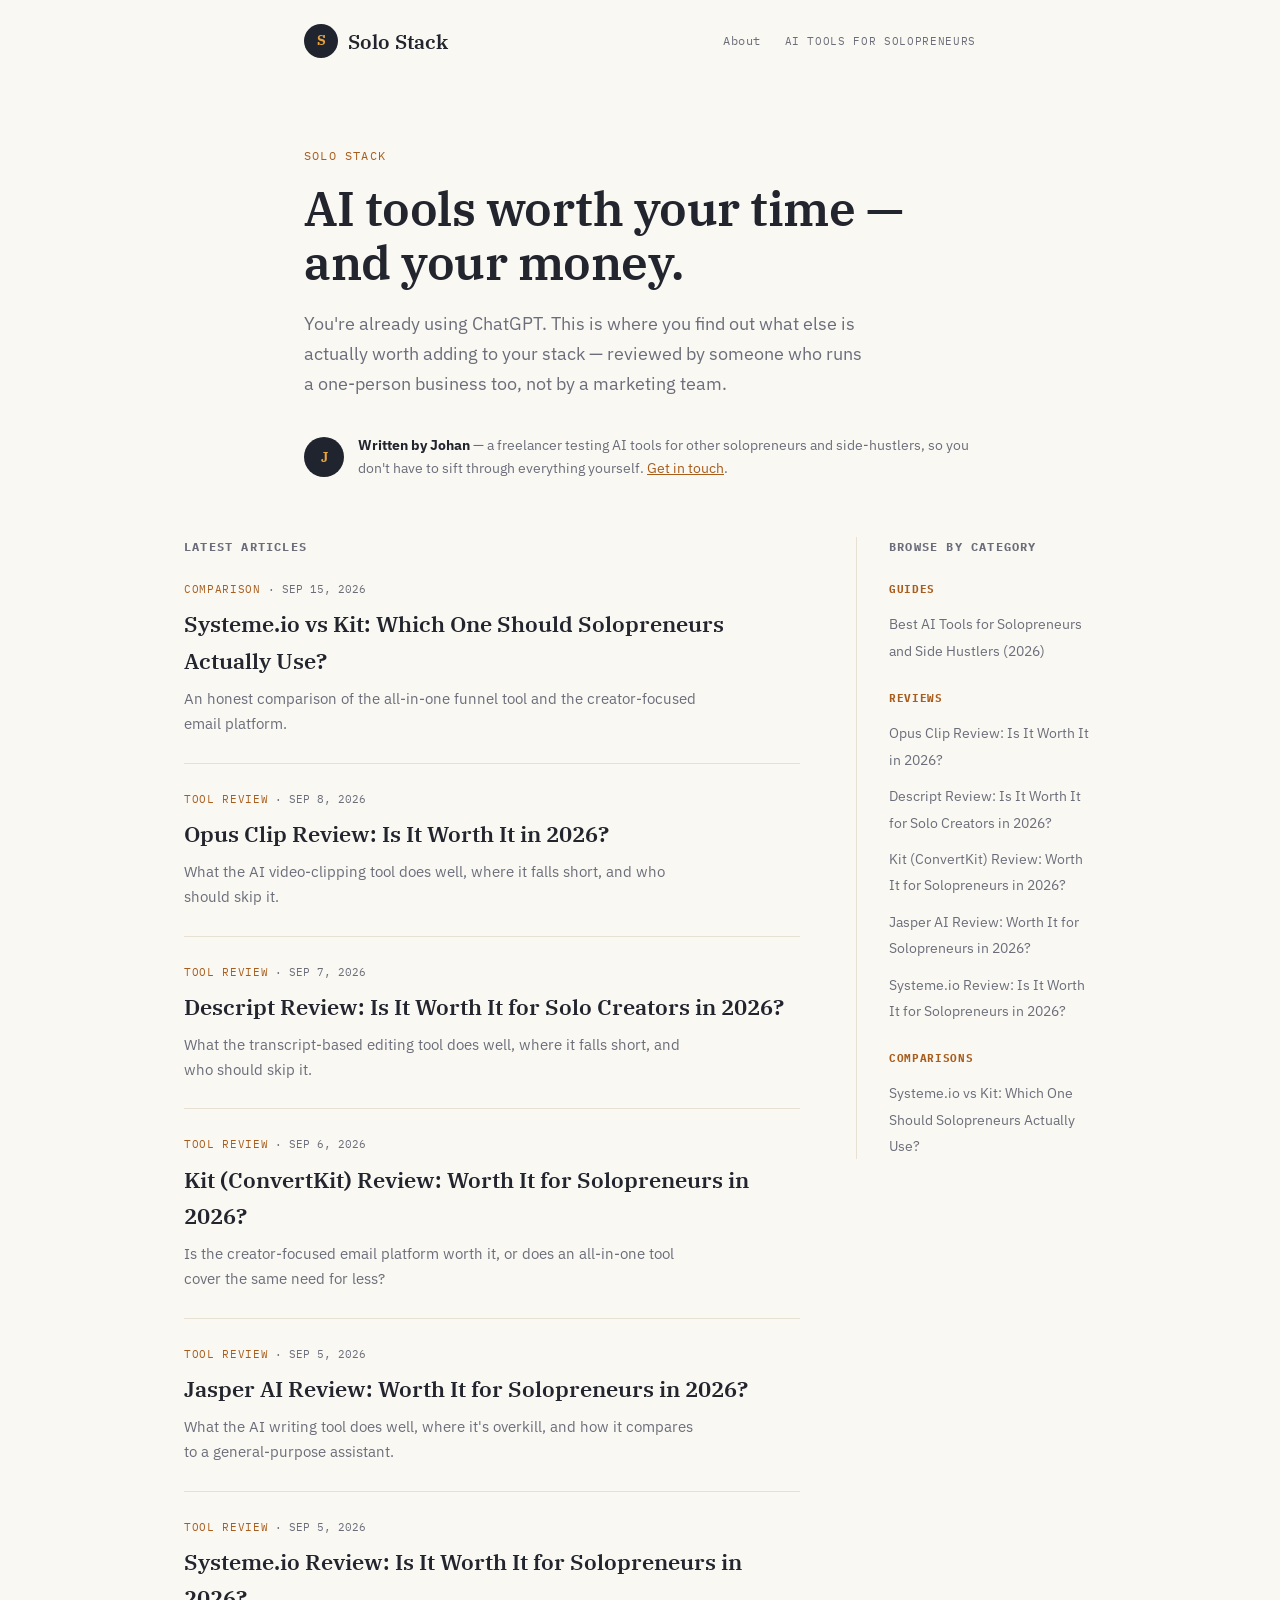
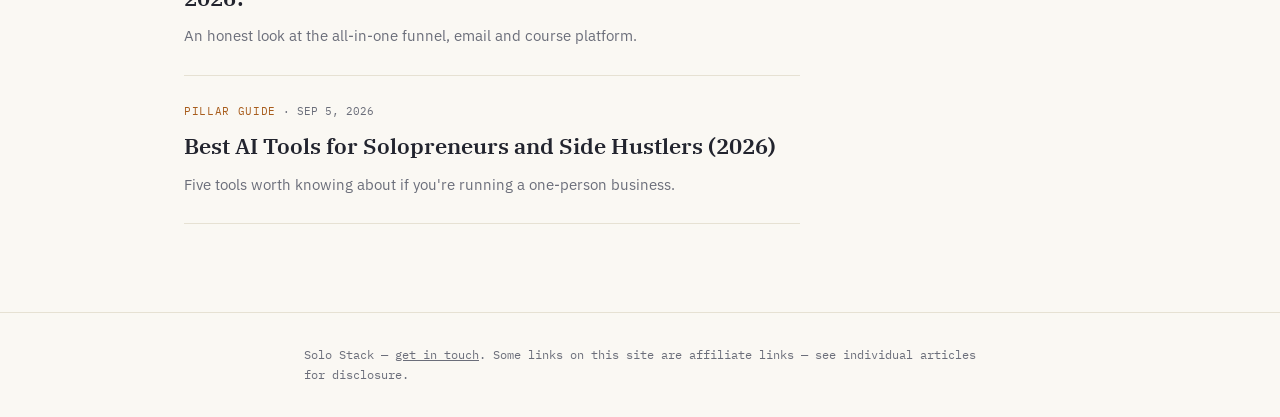
<file: index.html>
<!DOCTYPE html>
<html lang="en">
<head>
<meta charset="UTF-8">
<meta name="viewport" content="width=device-width, initial-scale=1.0">
<meta name="robots" content="index, follow, max-image-preview:large">
<meta name="google-site-verification" content="SEpS_wqrrKVFIqMO_SS4Vn17Q5BMtBhc1hnk3ogYM_o" />
<meta name="ahrefs-site-verification" content="18bd1f32940e25387798c286381d77ebb1db2bbf3f4e9638c54b902e2a8c98dd" />
<title>Solo Stack — AI tools for solopreneurs and side-hustlers</title>
<meta name="description" content="Honest, practical reviews of AI tools for freelancers, solopreneurs and side-hustlers. No hype, just what actually works.">
<link rel="canonical" href="https://johan1974.github.io/solo-stack-blog/">
<link rel="icon" type="image/svg+xml" href="assets/favicon.svg">
<link rel="apple-touch-icon" href="apple-touch-icon.png">
<link rel="manifest" href="manifest.json">
<link rel="preconnect" href="https://fonts.googleapis.com">
<link rel="preconnect" href="https://fonts.gstatic.com" crossorigin>
<link href="https://fonts.googleapis.com/css2?family=IBM+Plex+Serif:wght@600;700&family=IBM+Plex+Mono:wght@400;600&family=IBM+Plex+Sans:wght@400;700&display=swap" rel="stylesheet">
<link rel="alternate" type="application/rss+xml" title="Solo Stack" href="feed.xml">
<meta property="og:type" content="website">
<meta property="og:site_name" content="Solo Stack">
<meta property="og:title" content="Solo Stack — AI tools for solopreneurs and side-hustlers">
<meta property="og:description" content="Honest, practical reviews of AI tools for freelancers, solopreneurs and side-hustlers. No hype, just what actually works.">
<meta property="og:url" content="https://johan1974.github.io/solo-stack-blog/">
<meta property="og:image" content="https://johan1974.github.io/solo-stack-blog/assets/og-image.png">
<meta name="twitter:card" content="summary_large_image">
<meta name="twitter:title" content="Solo Stack — AI tools for solopreneurs and side-hustlers">
<meta name="twitter:description" content="Honest, practical reviews of AI tools for freelancers, solopreneurs and side-hustlers. No hype, just what actually works.">
<meta name="twitter:image" content="https://johan1974.github.io/solo-stack-blog/assets/og-image.png">
<link rel="stylesheet" href="style.css">
<script type="application/ld+json">
{
  "@context": "https://schema.org",
  "@type": "WebSite",
  "name": "Solo Stack",
  "url": "https://johan1974.github.io/solo-stack-blog/",
  "description": "Honest, practical reviews of AI tools for freelancers, solopreneurs and side-hustlers.",
  "author": {"@type": "Person", "name": "Johan"}
}
</script>
</head>
<body>

<header class="site">
  <div class="wrap">
    <a class="logo" href="./">
      <span class="mark"><span>S</span></span>
      <span class="name">Solo Stack</span>
    </a>
    <nav class="site-nav" aria-label="Site navigation">
      <a href="about.html">About</a>
      <span class="tagline">AI tools for solopreneurs</span>
    </nav>
  </div>
</header>

<main>
<div class="hero wrap">
  <p class="eyebrow">Solo Stack</p>
  <h1>AI tools worth your time&nbsp;— and your money.</h1>
  <p class="lede">You're already using ChatGPT. This is where you find out what else is actually worth adding to your stack — reviewed by someone who runs a one-person business too, not by a marketing team.</p>

  <div class="author-line">
    <div class="avatar">J</div>
    <p><b>Written by Johan</b> — a freelancer testing AI tools for other solopreneurs and side-hustlers, so you don't have to sift through everything yourself. <a href="contact.html">Get in touch</a>.</p>
  </div>
</div>

<section class="articles wrap-wide">
  <div class="layout">

    <div>
      <h2>Latest articles</h2>
      <div class="article-list" id="article-list">
        <a class="article-card" href="articles/systeme-io-vs-kit.html">
          <p class="kicker">Comparison<span class="card-date"> · Sep 15, 2026</span></p>
          <h3>Systeme.io vs Kit: Which One Should Solopreneurs Actually Use?</h3>
          <p>An honest comparison of the all-in-one funnel tool and the creator-focused email platform.</p>
        </a>

        <a class="article-card" href="articles/opus-clip-review.html">
          <p class="kicker">Tool review<span class="card-date"> · Sep 8, 2026</span></p>
          <h3>Opus Clip Review: Is It Worth It in 2026?</h3>
          <p>What the AI video-clipping tool does well, where it falls short, and who should skip it.</p>
        </a>

        <a class="article-card" href="articles/descript-review.html">
          <p class="kicker">Tool review<span class="card-date"> · Sep 7, 2026</span></p>
          <h3>Descript Review: Is It Worth It for Solo Creators in 2026?</h3>
          <p>What the transcript-based editing tool does well, where it falls short, and who should skip it.</p>
        </a>

        <a class="article-card" href="articles/kit-convertkit-review.html">
          <p class="kicker">Tool review<span class="card-date"> · Sep 6, 2026</span></p>
          <h3>Kit (ConvertKit) Review: Worth It for Solopreneurs in 2026?</h3>
          <p>Is the creator-focused email platform worth it, or does an all-in-one tool cover the same need for less?</p>
        </a>

        <a class="article-card" href="articles/jasper-ai-review.html">
          <p class="kicker">Tool review<span class="card-date"> · Sep 5, 2026</span></p>
          <h3>Jasper AI Review: Worth It for Solopreneurs in 2026?</h3>
          <p>What the AI writing tool does well, where it's overkill, and how it compares to a general-purpose assistant.</p>
        </a>

        <a class="article-card" href="articles/systeme-io-review.html">
          <p class="kicker">Tool review<span class="card-date"> · Sep 5, 2026</span></p>
          <h3>Systeme.io Review: Is It Worth It for Solopreneurs in 2026?</h3>
          <p>An honest look at the all-in-one funnel, email and course platform.</p>
        </a>

        <a class="article-card" href="articles/best-ai-tools-for-solopreneurs-2026.html">
          <p class="kicker">Pillar guide<span class="card-date"> · Sep 5, 2026</span></p>
          <h3>Best AI Tools for Solopreneurs and Side Hustlers (2026)</h3>
          <p>Five tools worth knowing about if you're running a one-person business.</p>
        </a>
      </div>
    </div>

    <aside class="sidebar" aria-label="Browse articles by category">
      <h2>Browse by category</h2>
      <div id="category-index">
        <div class="sidebar-cat" id="guides">
          <h3>Guides</h3>
          <ul>
            <li><a href="articles/best-ai-tools-for-solopreneurs-2026.html">Best AI Tools for Solopreneurs and Side Hustlers (2026)</a></li>
          </ul>
        </div>

        <div class="sidebar-cat" id="reviews">
          <h3>Reviews</h3>
          <ul>
            <li><a href="articles/opus-clip-review.html">Opus Clip Review: Is It Worth It in 2026?</a></li>
            <li><a href="articles/descript-review.html">Descript Review: Is It Worth It for Solo Creators in 2026?</a></li>
            <li><a href="articles/kit-convertkit-review.html">Kit (ConvertKit) Review: Worth It for Solopreneurs in 2026?</a></li>
            <li><a href="articles/jasper-ai-review.html">Jasper AI Review: Worth It for Solopreneurs in 2026?</a></li>
            <li><a href="articles/systeme-io-review.html">Systeme.io Review: Is It Worth It for Solopreneurs in 2026?</a></li>
          </ul>
        </div>

        <div class="sidebar-cat" id="comparisons">
          <h3>Comparisons</h3>
          <ul>
            <li><a href="articles/systeme-io-vs-kit.html">Systeme.io vs Kit: Which One Should Solopreneurs Actually Use?</a></li>
          </ul>
        </div>
      </div>
    </aside>

  </div>
</section>
</main>

<footer class="site">
  <div class="wrap">
    Solo Stack — <a href="contact.html">get in touch</a>. Some links on this site are affiliate links — see individual articles for disclosure.
  </div>
</footer>

<script data-goatcounter="https://solo-stack-blog.goatcounter.com/count" async src="//gc.zgo.at/count.js"></script>
</body>
</html>
</file>
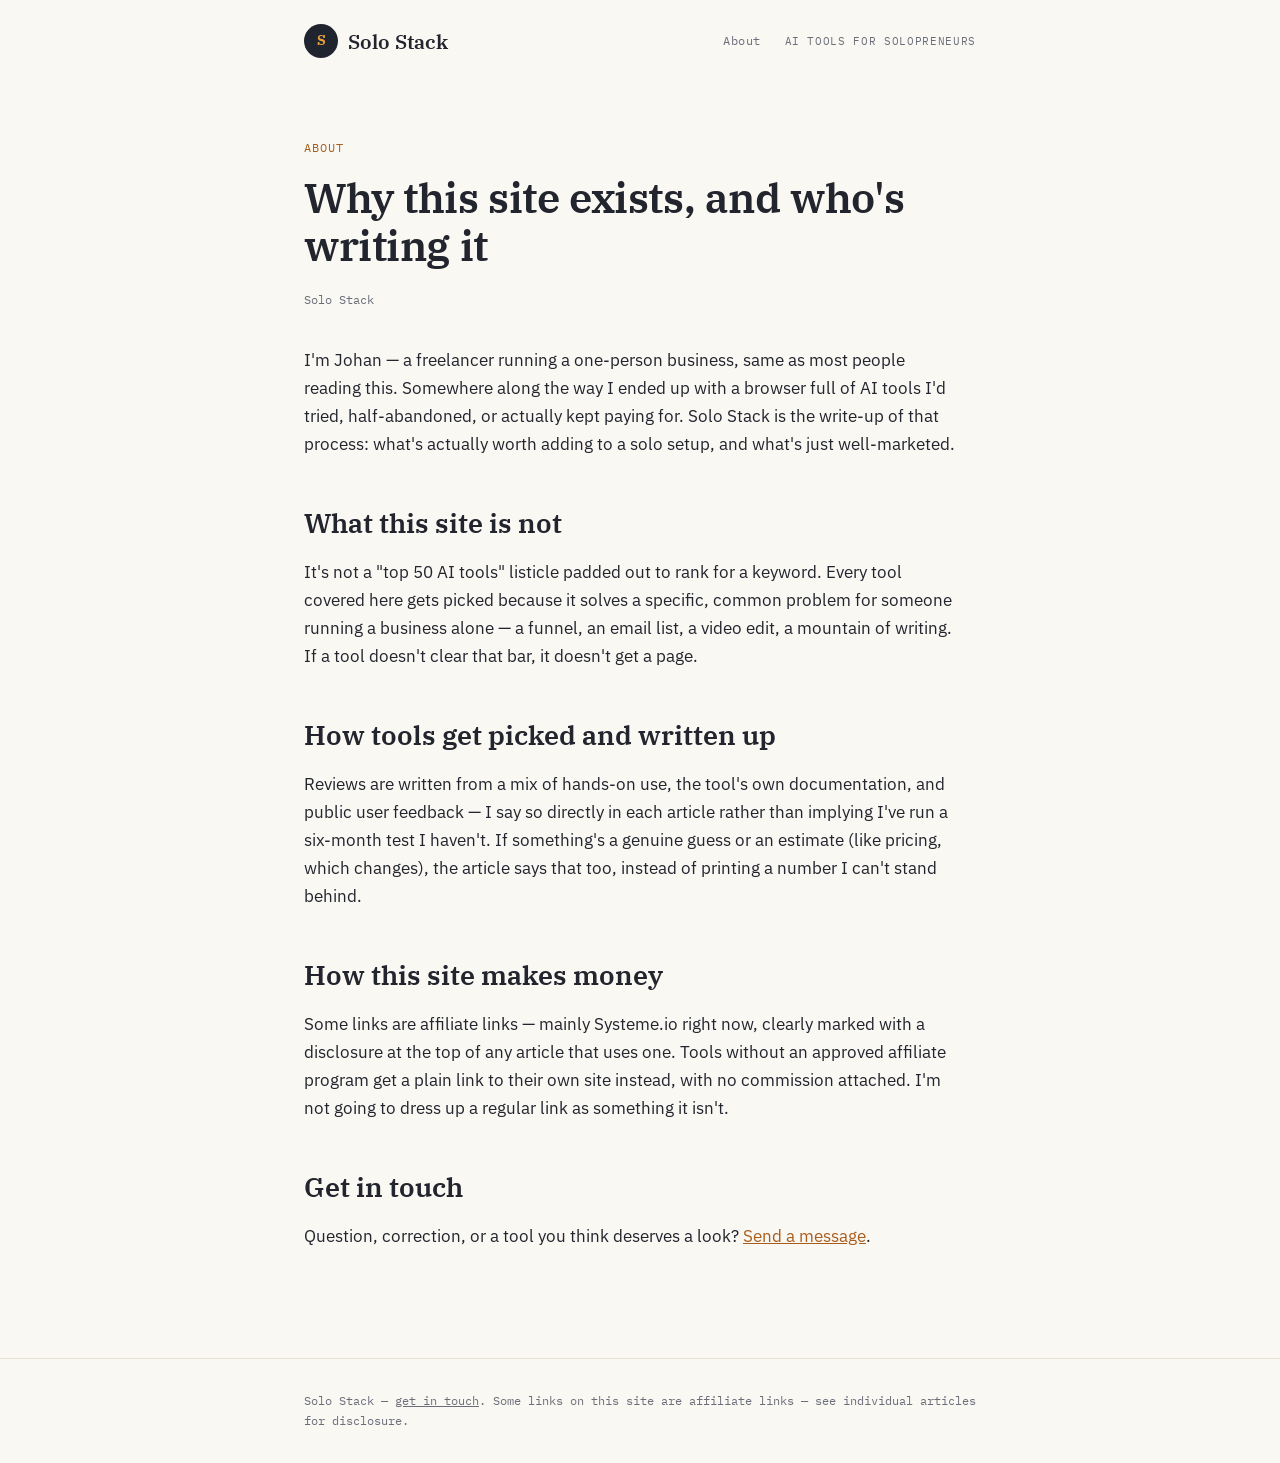
<file: about.html>
<!DOCTYPE html>
<html lang="en">
<head>
<meta charset="UTF-8">
<meta name="viewport" content="width=device-width, initial-scale=1.0">
<meta name="robots" content="index, follow, max-image-preview:large">
<title>About Solo Stack</title>
<meta name="description" content="Who writes Solo Stack, how tools get picked and reviewed, how the site makes money, and why every recommendation has to earn its place on the page.">
<link rel="canonical" href="https://johan1974.github.io/solo-stack-blog/about.html">
<link rel="icon" type="image/svg+xml" href="assets/favicon.svg">
<link rel="apple-touch-icon" href="apple-touch-icon.png">
<link rel="manifest" href="manifest.json">
<link rel="preconnect" href="https://fonts.googleapis.com">
<link rel="preconnect" href="https://fonts.gstatic.com" crossorigin>
<link href="https://fonts.googleapis.com/css2?family=IBM+Plex+Serif:wght@600;700&family=IBM+Plex+Mono:wght@400;600&family=IBM+Plex+Sans:wght@400;700&display=swap" rel="stylesheet">
<link rel="alternate" type="application/rss+xml" title="Solo Stack" href="feed.xml">
<meta property="og:type" content="website">
<meta property="og:site_name" content="Solo Stack">
<meta property="og:title" content="About Solo Stack">
<meta property="og:description" content="Who writes Solo Stack, how tools get picked and reviewed, how the site makes money, and why every recommendation has to earn its place on the page.">
<meta property="og:url" content="https://johan1974.github.io/solo-stack-blog/about.html">
<meta property="og:image" content="https://johan1974.github.io/solo-stack-blog/assets/og-image.png">
<link rel="stylesheet" href="style.css">
<script type="application/ld+json">
{
  "@context": "https://schema.org",
  "@type": "BreadcrumbList",
  "itemListElement": [
    {"@type": "ListItem", "position": 1, "name": "Home", "item": "https://johan1974.github.io/solo-stack-blog/"},
    {"@type": "ListItem", "position": 2, "name": "About", "item": "https://johan1974.github.io/solo-stack-blog/about.html"}
  ]
}
</script>
</head>
<body>

<header class="site">
  <div class="wrap">
    <a class="logo" href="./">
      <span class="mark"><span>S</span></span>
      <span class="name">Solo Stack</span>
    </a>
    <nav class="site-nav" aria-label="Site navigation">
      <a href="about.html">About</a>
      <span class="tagline">AI tools for solopreneurs</span>
    </nav>
  </div>
</header>

<main>
<article class="post wrap">
  <p class="kicker">About</p>
  <h1>Why this site exists, and who's writing it</h1>
  <p class="meta">Solo Stack</p>

  <div class="content">
    <p>I'm Johan — a freelancer running a one-person business, same as most people reading this. Somewhere along the way I ended up with a browser full of AI tools I'd tried, half-abandoned, or actually kept paying for. Solo Stack is the write-up of that process: what's actually worth adding to a solo setup, and what's just well-marketed.</p>

    <h2>What this site is not</h2>
    <p>It's not a "top 50 AI tools" listicle padded out to rank for a keyword. Every tool covered here gets picked because it solves a specific, common problem for someone running a business alone — a funnel, an email list, a video edit, a mountain of writing. If a tool doesn't clear that bar, it doesn't get a page.</p>

    <h2>How tools get picked and written up</h2>
    <p>Reviews are written from a mix of hands-on use, the tool's own documentation, and public user feedback — I say so directly in each article rather than implying I've run a six-month test I haven't. If something's a genuine guess or an estimate (like pricing, which changes), the article says that too, instead of printing a number I can't stand behind.</p>

    <h2>How this site makes money</h2>
    <p>Some links are affiliate links — mainly Systeme.io right now, clearly marked with a disclosure at the top of any article that uses one. Tools without an approved affiliate program get a plain link to their own site instead, with no commission attached. I'm not going to dress up a regular link as something it isn't.</p>

    <h2>Get in touch</h2>
    <p>Question, correction, or a tool you think deserves a look? <a href="contact.html">Send a message</a>.</p>
  </div>
</article>
</main>

<footer class="site">
  <div class="wrap">
    Solo Stack — <a href="contact.html">get in touch</a>. Some links on this site are affiliate links — see individual articles for disclosure.
  </div>
</footer>

<script data-goatcounter="https://solo-stack-blog.goatcounter.com/count" async src="//gc.zgo.at/count.js"></script>
</body>
</html>
</file>
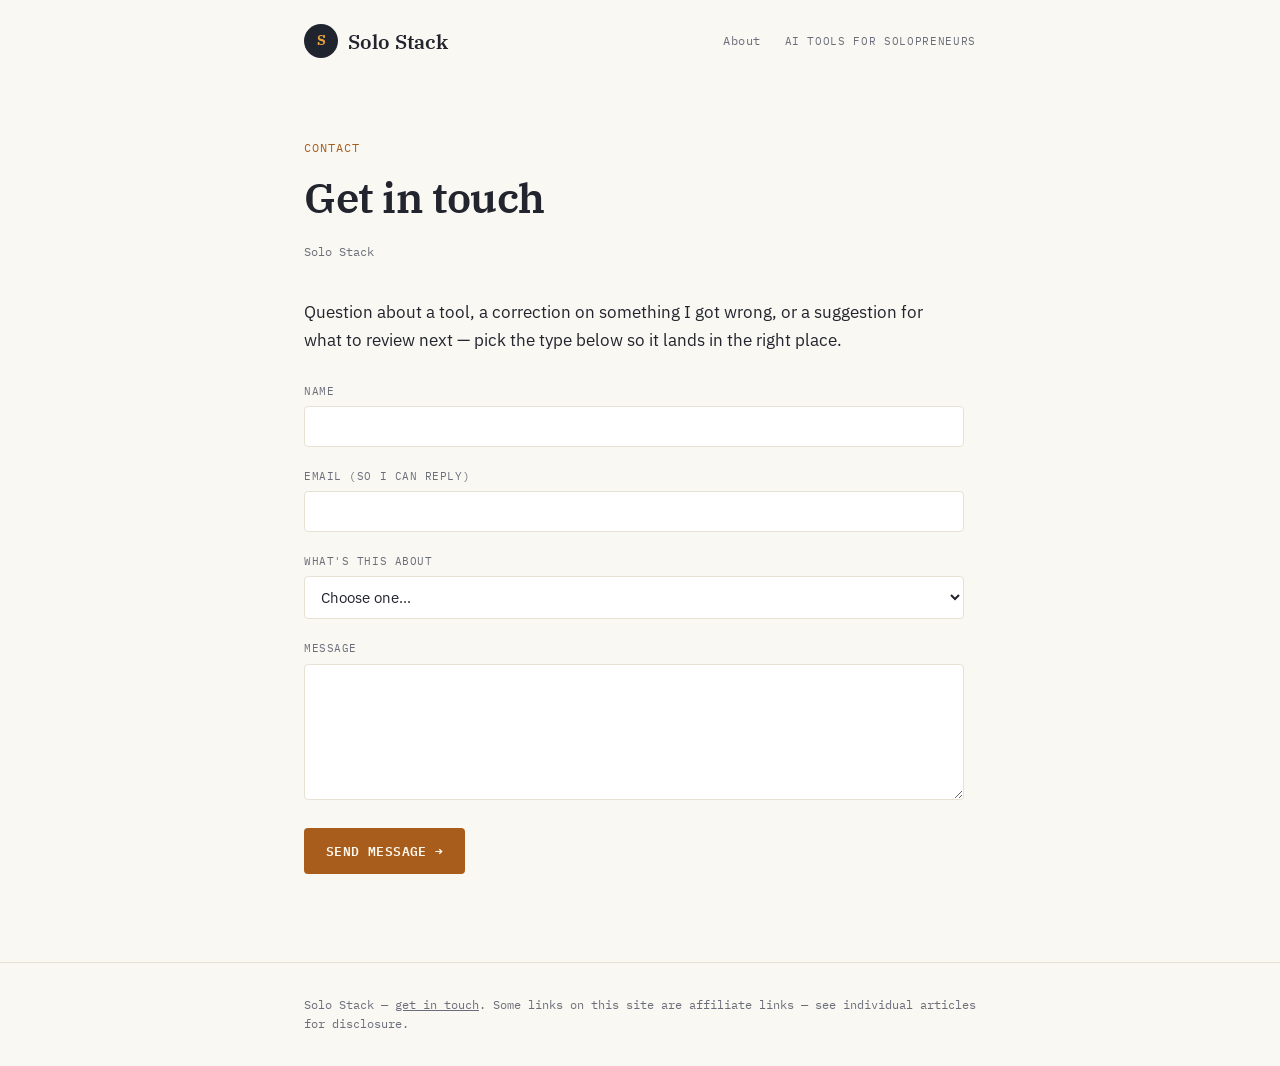
<file: contact.html>
<!DOCTYPE html>
<html lang="en">
<head>
<meta charset="UTF-8">
<meta name="viewport" content="width=device-width, initial-scale=1.0">
<meta name="robots" content="index, follow, max-image-preview:large">
<title>Contact Solo Stack</title>
<meta name="description" content="Get in touch with Solo Stack — a question about a tool, a correction, a tool suggestion, or a business inquiry. I read and reply to every message myself.">
<link rel="canonical" href="https://johan1974.github.io/solo-stack-blog/contact.html">
<link rel="icon" type="image/svg+xml" href="assets/favicon.svg">
<link rel="apple-touch-icon" href="apple-touch-icon.png">
<link rel="manifest" href="manifest.json">
<link rel="preconnect" href="https://fonts.googleapis.com">
<link rel="preconnect" href="https://fonts.gstatic.com" crossorigin>
<link href="https://fonts.googleapis.com/css2?family=IBM+Plex+Serif:wght@600;700&family=IBM+Plex+Mono:wght@400;600&family=IBM+Plex+Sans:wght@400;700&display=swap" rel="stylesheet">
<link rel="alternate" type="application/rss+xml" title="Solo Stack" href="feed.xml">
<meta property="og:type" content="website">
<meta property="og:site_name" content="Solo Stack">
<meta property="og:title" content="Contact Solo Stack">
<meta property="og:description" content="Get in touch with Solo Stack — a question about a tool, a correction, a tool suggestion, or a business inquiry. I read and reply to every message myself.">
<meta property="og:url" content="https://johan1974.github.io/solo-stack-blog/contact.html">
<meta property="og:image" content="https://johan1974.github.io/solo-stack-blog/assets/og-image.png">
<link rel="stylesheet" href="style.css">
<script type="application/ld+json">
{
  "@context": "https://schema.org",
  "@type": "BreadcrumbList",
  "itemListElement": [
    {"@type": "ListItem", "position": 1, "name": "Home", "item": "https://johan1974.github.io/solo-stack-blog/"},
    {"@type": "ListItem", "position": 2, "name": "Contact", "item": "https://johan1974.github.io/solo-stack-blog/contact.html"}
  ]
}
</script>
</head>
<body>

<header class="site">
  <div class="wrap">
    <a class="logo" href="./">
      <span class="mark"><span>S</span></span>
      <span class="name">Solo Stack</span>
    </a>
    <nav class="site-nav" aria-label="Site navigation">
      <a href="about.html">About</a>
      <span class="tagline">AI tools for solopreneurs</span>
    </nav>
  </div>
</header>

<main>
<article class="post wrap">
  <p class="kicker">Contact</p>
  <h1>Get in touch</h1>
  <p class="meta">Solo Stack</p>

  <div class="content">
    <p id="contact-intro">Question about a tool, a correction on something I got wrong, or a suggestion for what to review next — pick the type below so it lands in the right place.</p>

    <p id="contact-thanks" hidden>Thanks — that's sent. I read every message myself and reply from <b>hello.iaskedai@gmail.com</b>, usually within a few days.</p>

    <form id="contact-form" class="contact-form" action="https://formsubmit.co/hello.iaskedai@gmail.com" method="POST">
      <input type="hidden" name="_subject" value="Solo Stack contact form">
      <input type="hidden" name="_template" value="table">
      <input type="hidden" name="_captcha" value="false">
      <input type="hidden" name="_next" value="https://johan1974.github.io/solo-stack-blog/contact.html?sent=1">
      <input type="text" name="_honey" style="display:none" tabindex="-1" autocomplete="off">

      <label for="cf-name">Name</label>
      <input id="cf-name" type="text" name="Name" required>

      <label for="cf-email">Email (so I can reply)</label>
      <input id="cf-email" type="email" name="Email" required>

      <label for="cf-topic">What's this about</label>
      <select id="cf-topic" name="Topic" required>
        <option value="">Choose one…</option>
        <option value="Question about a tool">Question about a tool</option>
        <option value="Correction on an article">Correction on an article</option>
        <option value="Tool suggestion">Tool suggestion to review</option>
        <option value="Business / partnership">Business or partnership inquiry</option>
        <option value="Something else">Something else</option>
      </select>

      <label for="cf-message">Message</label>
      <textarea id="cf-message" name="Message" rows="6" required></textarea>

      <button type="submit" class="btn">Send message →</button>
    </form>
  </div>
</article>
</main>

<footer class="site">
  <div class="wrap">
    Solo Stack — <a href="contact.html">get in touch</a>. Some links on this site are affiliate links — see individual articles for disclosure.
  </div>
</footer>

<script>
  if (new URLSearchParams(location.search).get('sent') === '1') {
    document.getElementById('contact-intro').hidden = true;
    document.getElementById('contact-form').hidden = true;
    document.getElementById('contact-thanks').hidden = false;
  }
</script>
<script data-goatcounter="https://solo-stack-blog.goatcounter.com/count" async src="//gc.zgo.at/count.js"></script>
</body>
</html>
</file>
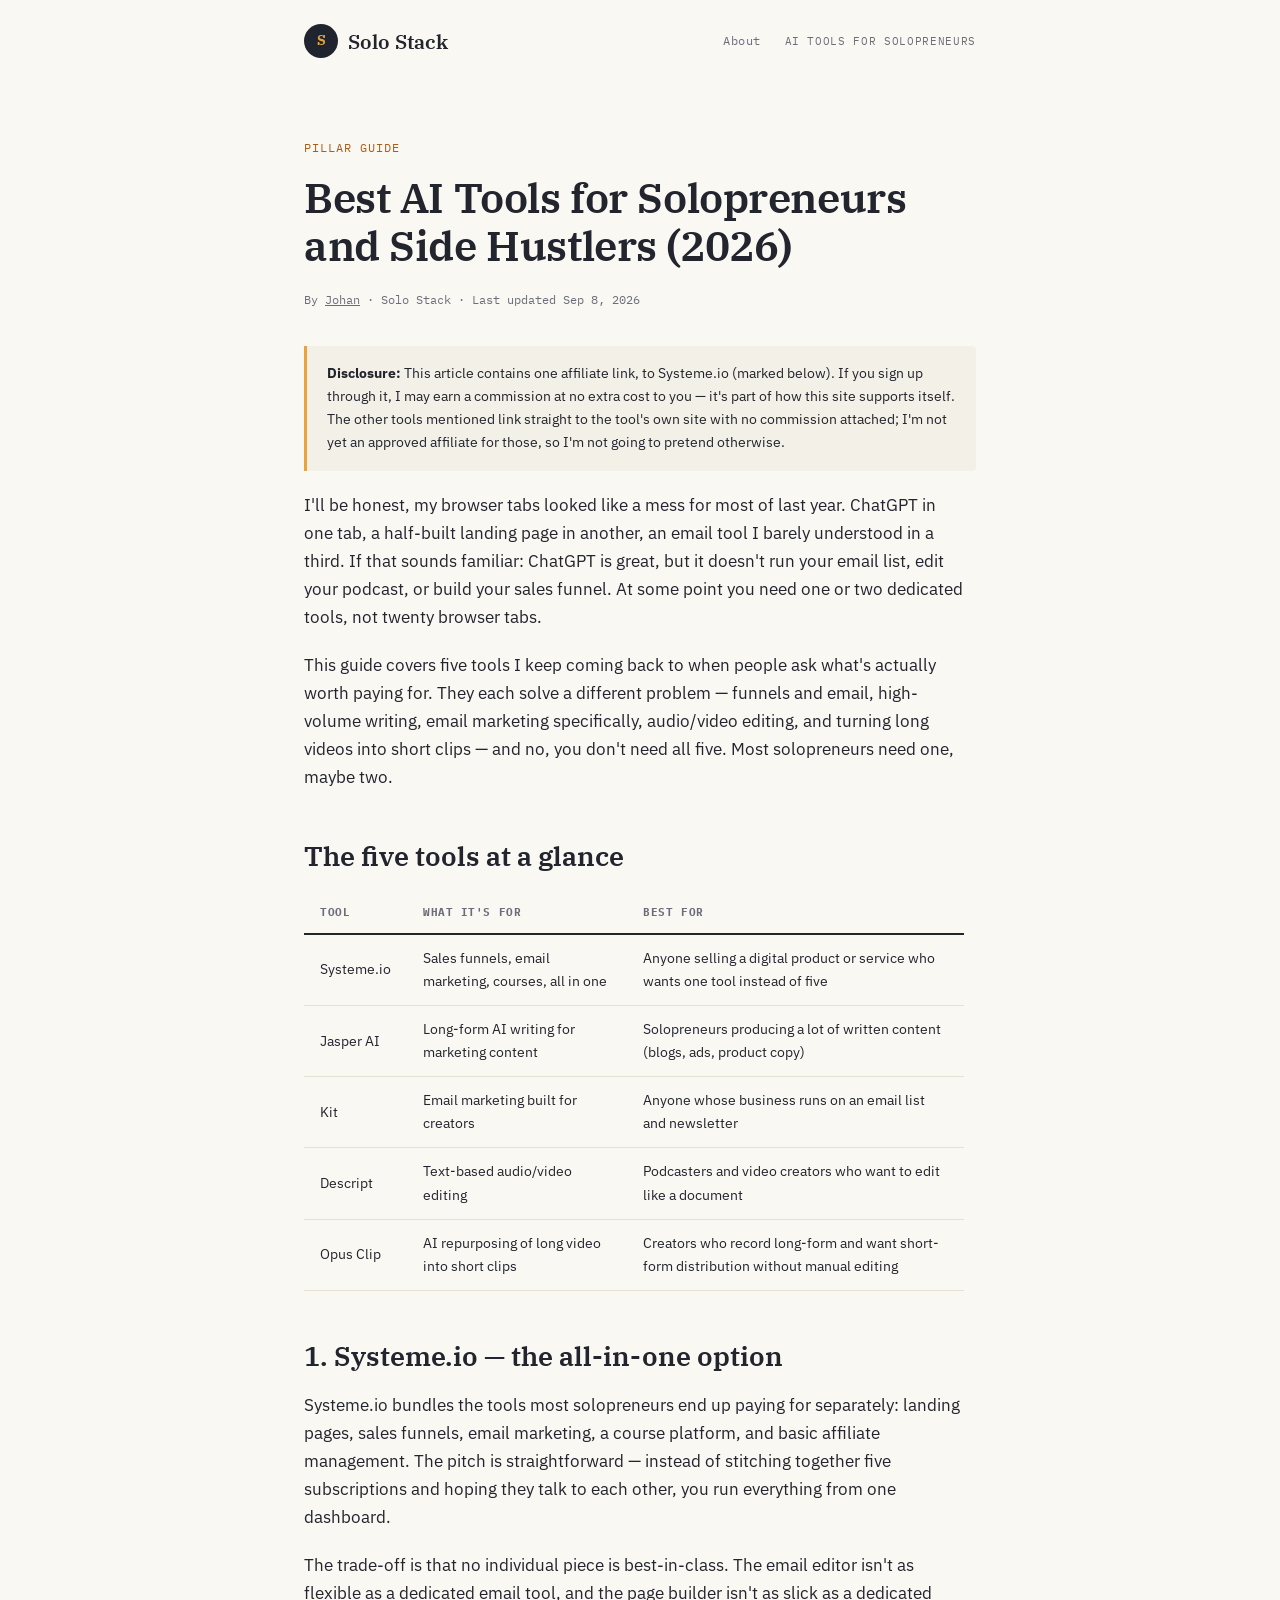
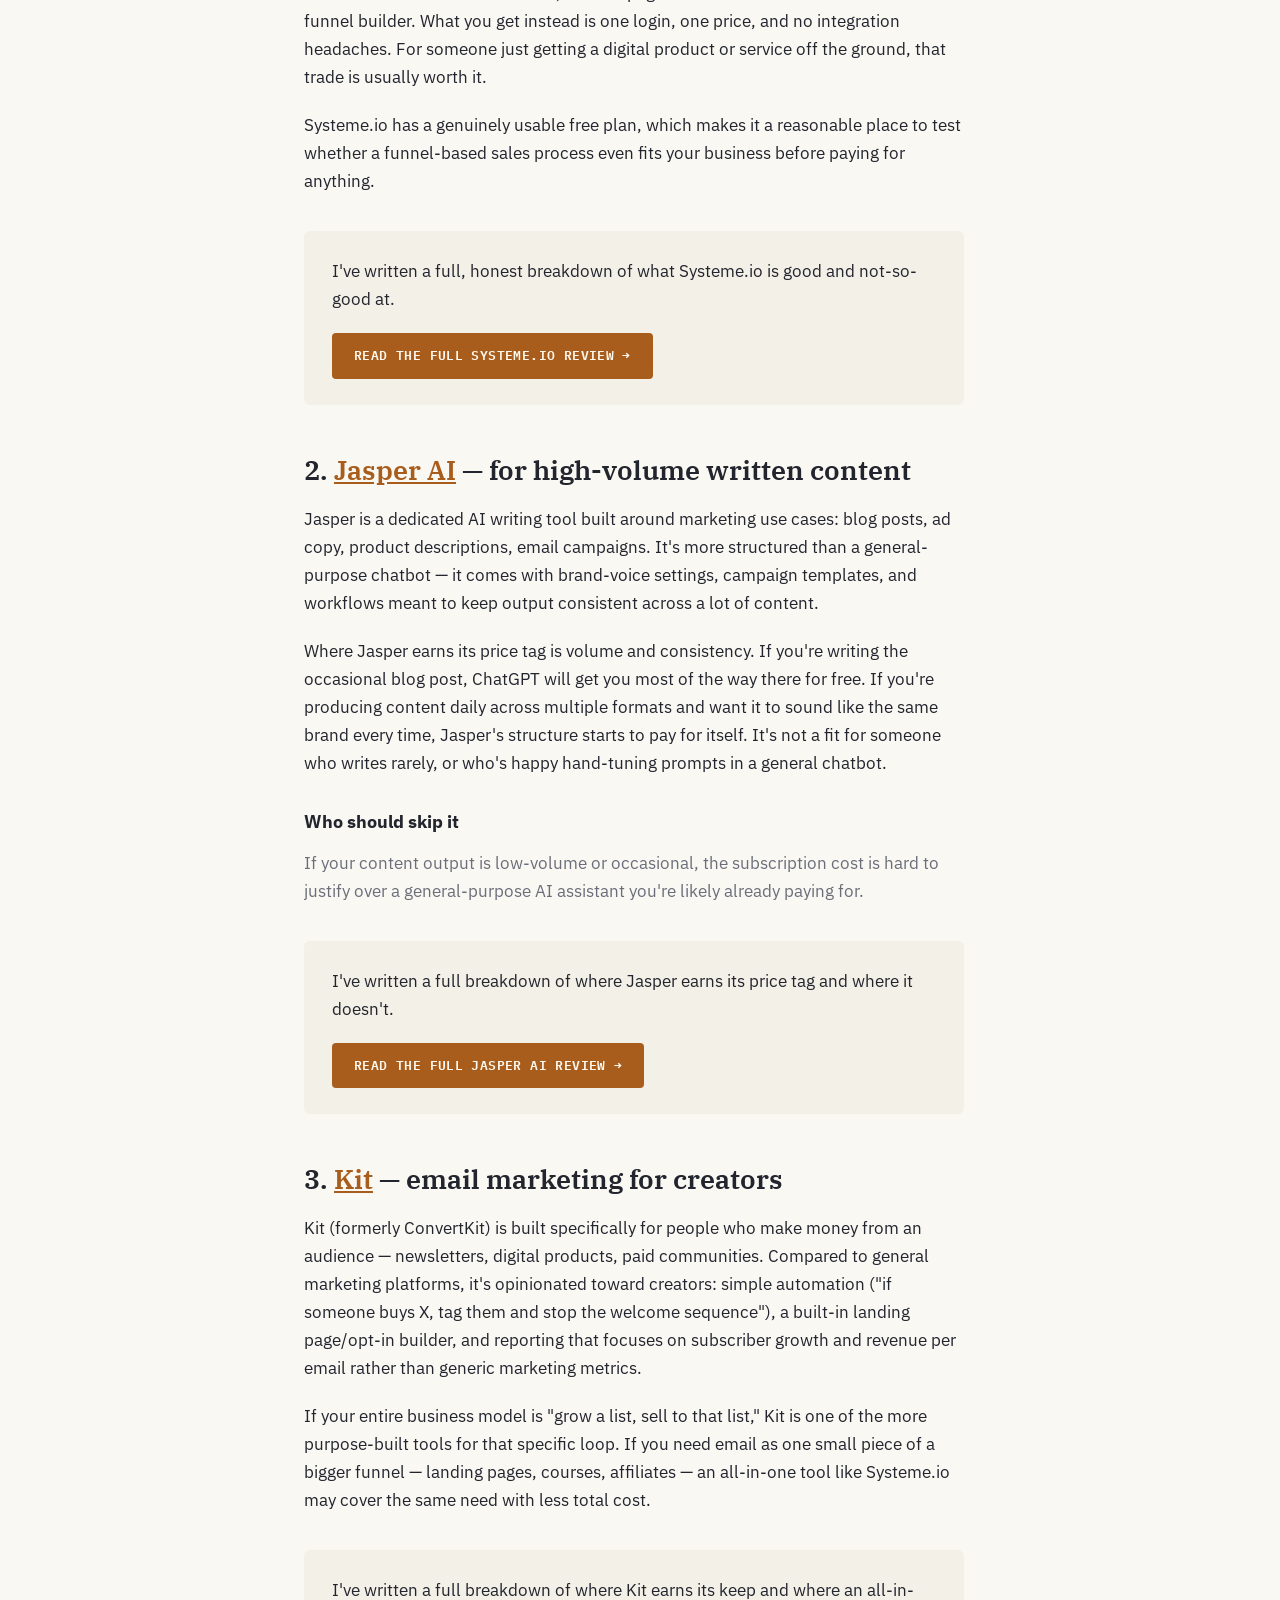
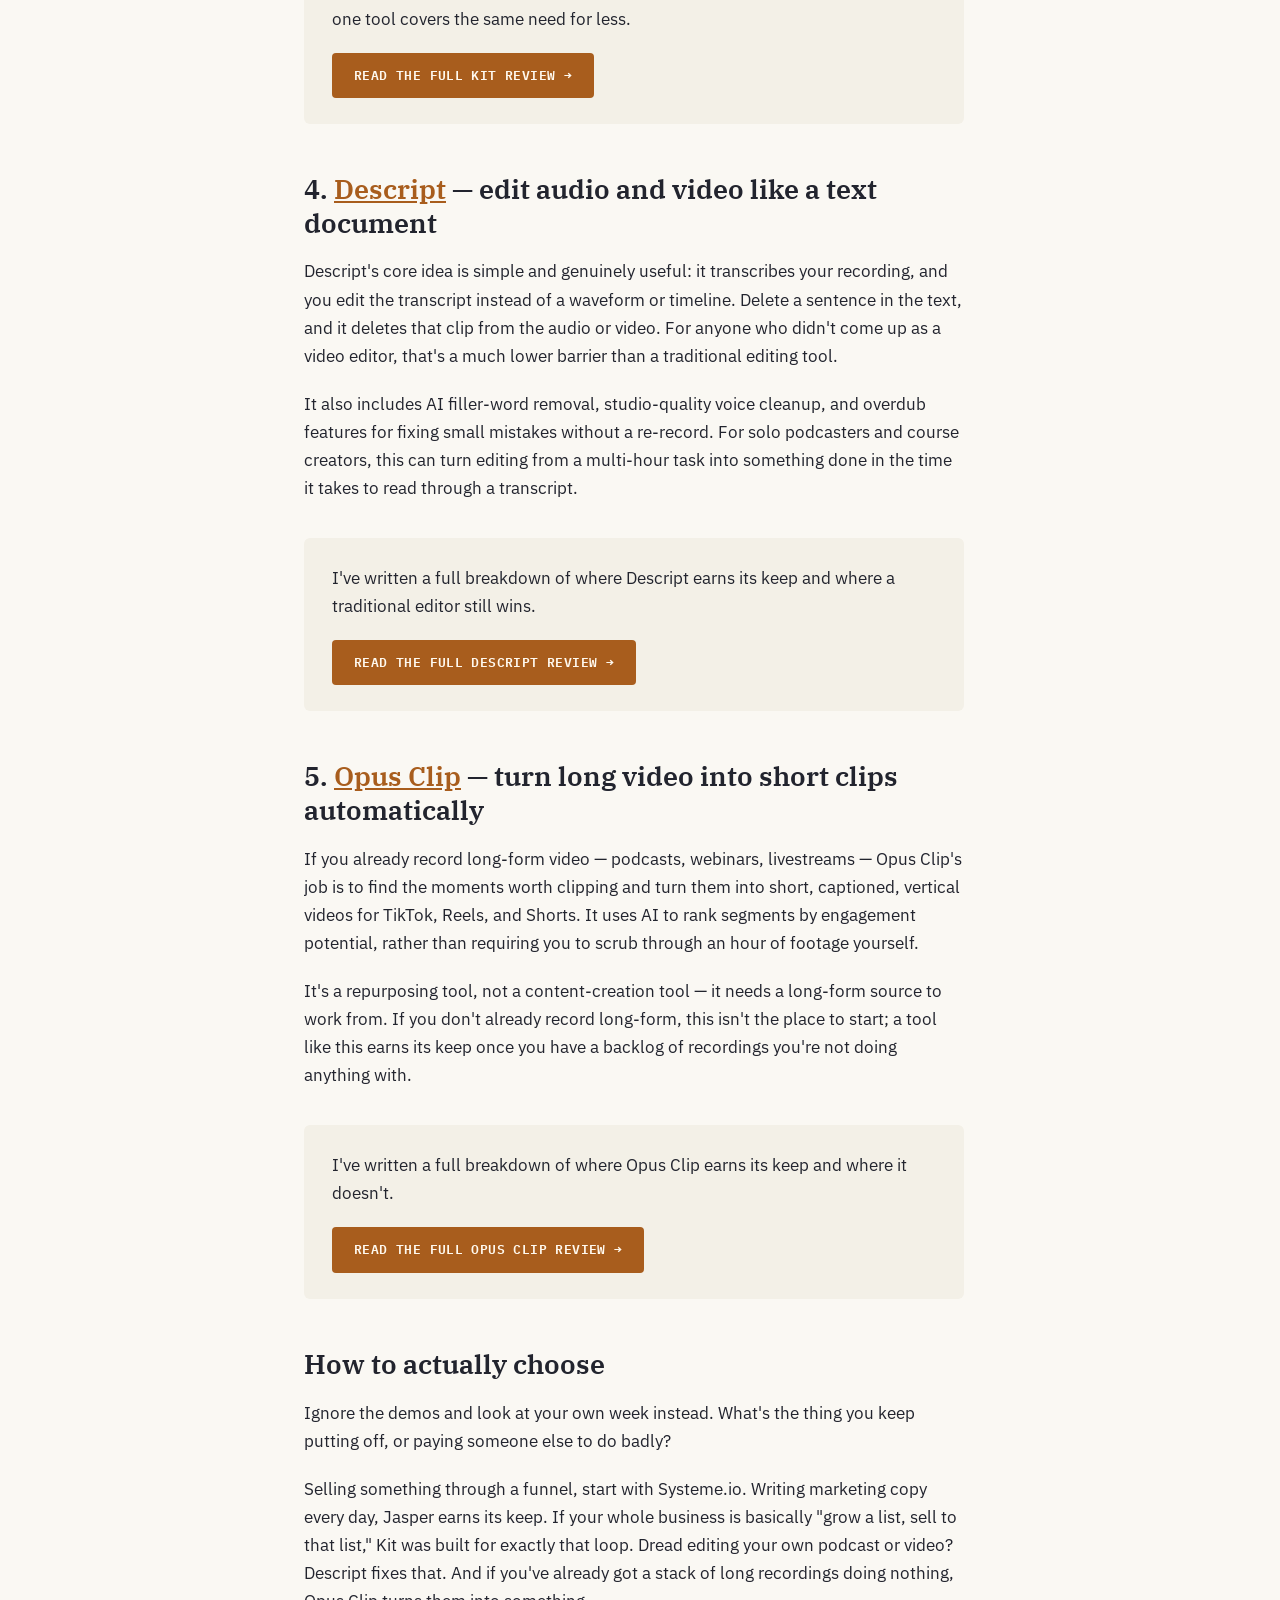
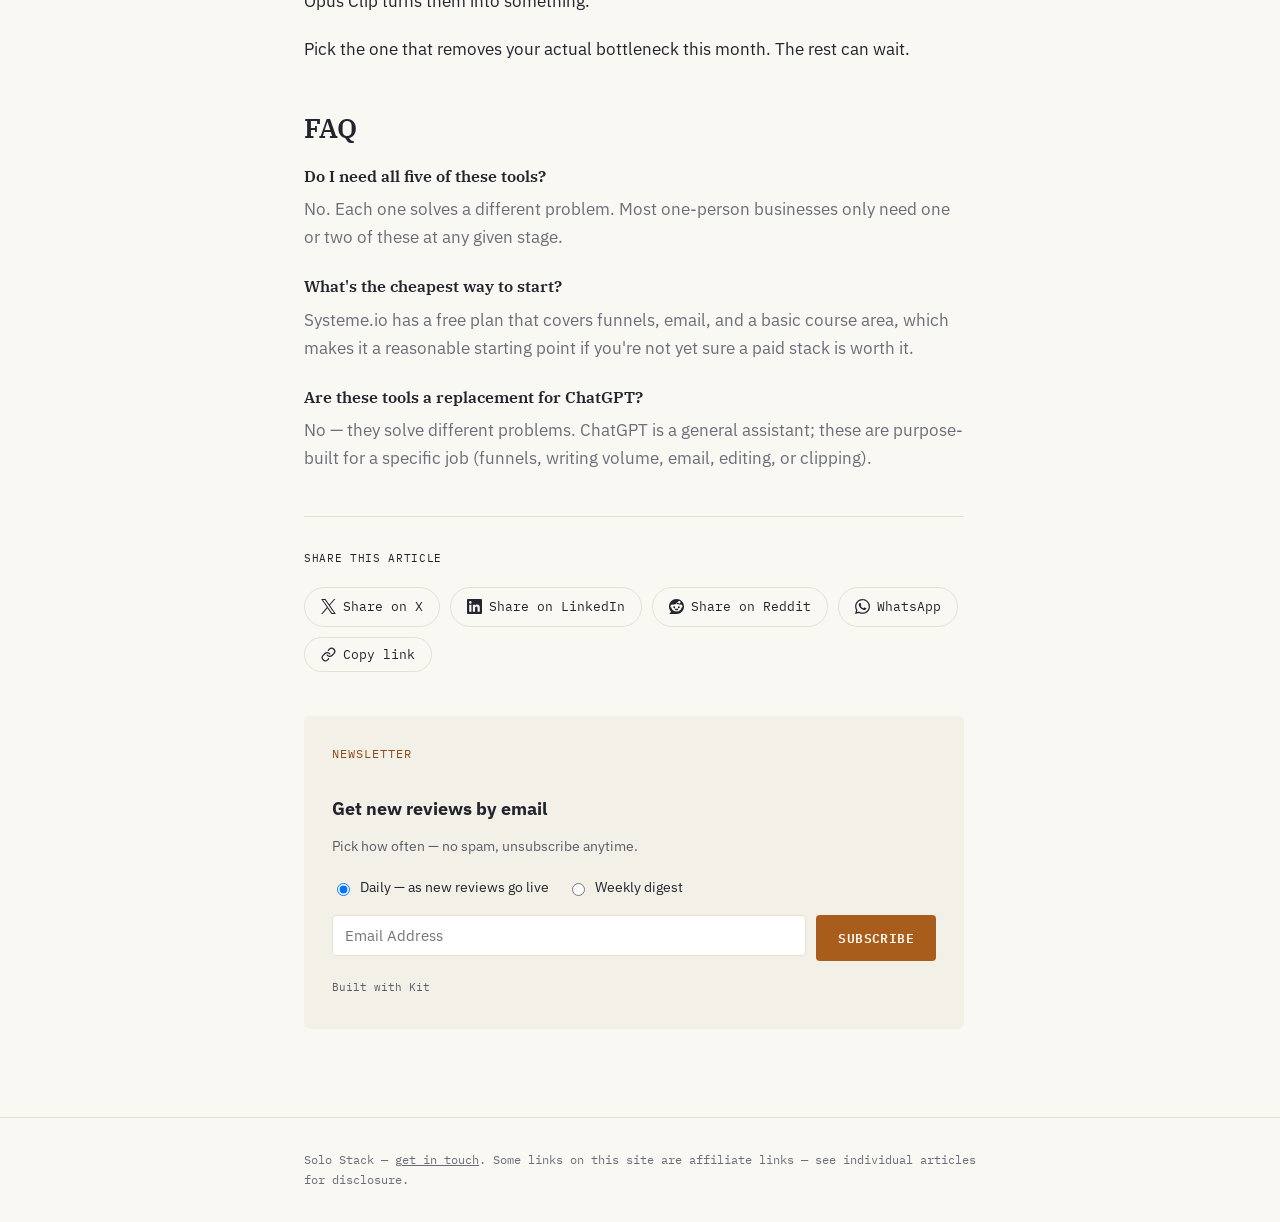
<file: articles/best-ai-tools-for-solopreneurs-2026.html>
<!DOCTYPE html>
<html lang="en">
<head>
<meta charset="UTF-8">
<meta name="viewport" content="width=device-width, initial-scale=1.0">
<meta name="robots" content="index, follow, max-image-preview:large">
<title>Best AI Tools for Solopreneurs and Side Hustlers (2026)</title>
<meta name="description" content="Five AI tools worth knowing about if you're running a one-person business in 2026 — what each one does, who it's for, and who should skip it.">
<link rel="canonical" href="https://johan1974.github.io/solo-stack-blog/articles/best-ai-tools-for-solopreneurs-2026.html">
<link rel="icon" type="image/svg+xml" href="../assets/favicon.svg">
<link rel="apple-touch-icon" href="../apple-touch-icon.png">
<link rel="manifest" href="../manifest.json">
<link rel="preconnect" href="https://fonts.googleapis.com">
<link rel="preconnect" href="https://fonts.gstatic.com" crossorigin>
<link href="https://fonts.googleapis.com/css2?family=IBM+Plex+Serif:wght@600;700&family=IBM+Plex+Mono:wght@400;600&family=IBM+Plex+Sans:wght@400;700&display=swap" rel="stylesheet">
<link rel="alternate" type="application/rss+xml" title="Solo Stack" href="../feed.xml">
<meta property="og:type" content="article">
<meta property="og:site_name" content="Solo Stack">
<meta property="og:title" content="Best AI Tools for Solopreneurs and Side Hustlers (2026)">
<meta property="og:description" content="Five AI tools worth knowing about if you're running a one-person business in 2026 — what each one does, who it's for, and who should skip it.">
<meta property="og:url" content="https://johan1974.github.io/solo-stack-blog/articles/best-ai-tools-for-solopreneurs-2026.html">
<meta property="og:image" content="https://johan1974.github.io/solo-stack-blog/assets/og-image.png">
<meta name="twitter:card" content="summary_large_image">
<meta name="twitter:title" content="Best AI Tools for Solopreneurs and Side Hustlers (2026)">
<meta name="twitter:description" content="Five AI tools worth knowing about if you're running a one-person business in 2026 — what each one does, who it's for, and who should skip it.">
<meta name="twitter:image" content="https://johan1974.github.io/solo-stack-blog/assets/og-image.png">
<link rel="stylesheet" href="../style.css">
<script type="application/ld+json">
{
  "@context": "https://schema.org",
  "@type": "Article",
  "headline": "Best AI Tools for Solopreneurs and Side Hustlers (2026)",
  "author": {"@type": "Person", "name": "Johan"},
  "publisher": {"@type": "Organization", "name": "Solo Stack"},
  "datePublished": "2026-09-05",
  "dateModified": "2026-09-08",
  "mainEntityOfPage": "https://johan1974.github.io/solo-stack-blog/articles/best-ai-tools-for-solopreneurs-2026.html"
}
</script>
<script type="application/ld+json">
{
  "@context": "https://schema.org",
  "@type": "BreadcrumbList",
  "itemListElement": [
    {"@type": "ListItem", "position": 1, "name": "Home", "item": "https://johan1974.github.io/solo-stack-blog/"},
    {"@type": "ListItem", "position": 2, "name": "Guides", "item": "https://johan1974.github.io/solo-stack-blog/#guides"},
    {"@type": "ListItem", "position": 3, "name": "Best AI Tools for Solopreneurs and Side Hustlers (2026)", "item": "https://johan1974.github.io/solo-stack-blog/articles/best-ai-tools-for-solopreneurs-2026.html"}
  ]
}
</script>
<script type="application/ld+json">
{
  "@context": "https://schema.org",
  "@type": "FAQPage",
  "mainEntity": [
    {"@type": "Question", "name": "Do I need all five of these tools?", "acceptedAnswer": {"@type": "Answer", "text": "No. Each one solves a different problem. Most one-person businesses only need one or two of these at any given stage."}},
    {"@type": "Question", "name": "What's the cheapest way to start?", "acceptedAnswer": {"@type": "Answer", "text": "Systeme.io has a free plan that covers funnels, email, and a basic course area, which makes it a reasonable starting point if you're not yet sure a paid stack is worth it."}},
    {"@type": "Question", "name": "Are these tools a replacement for ChatGPT?", "acceptedAnswer": {"@type": "Answer", "text": "No — they solve different problems. ChatGPT is a general assistant; these are purpose-built for a specific job (funnels, writing volume, email, editing, or clipping)."}}
  ]
}
</script>
</head>
<body>

<header class="site">
  <div class="wrap">
    <a class="logo" href="../">
      <span class="mark"><span>S</span></span>
      <span class="name">Solo Stack</span>
    </a>
    <nav class="site-nav" aria-label="Site navigation">
      <a href="../about.html">About</a>
      <span class="tagline">AI tools for solopreneurs</span>
    </nav>
  </div>
</header>

<main>
<article class="post wrap">
  <p class="kicker">Pillar guide</p>
  <h1>Best AI Tools for Solopreneurs and Side Hustlers (2026)</h1>
  <p class="meta">By <a href="../">Johan</a> · Solo Stack · Last updated Sep 8, 2026</p>

  <p class="disclosure"><b>Disclosure:</b> This article contains one affiliate link, to Systeme.io (marked below). If you sign up through it, I may earn a commission at no extra cost to you — it's part of how this site supports itself. The other tools mentioned link straight to the tool's own site with no commission attached; I'm not yet an approved affiliate for those, so I'm not going to pretend otherwise.</p>

  <div class="content">

    <p>I'll be honest, my browser tabs looked like a mess for most of last year. ChatGPT in one tab, a half-built landing page in another, an email tool I barely understood in a third. If that sounds familiar: ChatGPT is great, but it doesn't run your email list, edit your podcast, or build your sales funnel. At some point you need one or two dedicated tools, not twenty browser tabs.</p>

    <p>This guide covers five tools I keep coming back to when people ask what's actually worth paying for. They each solve a different problem — funnels and email, high-volume writing, email marketing specifically, audio/video editing, and turning long videos into short clips — and no, you don't need all five. Most solopreneurs need one, maybe two.</p>

    <h2>The five tools at a glance</h2>
    <div class="table-wrap">
      <table class="compare" aria-label="Comparison of AI tools for solopreneurs">
        <thead>
          <tr><th>Tool</th><th>What it's for</th><th>Best for</th></tr>
        </thead>
        <tbody>
          <tr><td data-label="Tool">Systeme.io</td><td data-label="What it's for">Sales funnels, email marketing, courses, all in one</td><td data-label="Best for">Anyone selling a digital product or service who wants one tool instead of five</td></tr>
          <tr><td data-label="Tool">Jasper AI</td><td data-label="What it's for">Long-form AI writing for marketing content</td><td data-label="Best for">Solopreneurs producing a lot of written content (blogs, ads, product copy)</td></tr>
          <tr><td data-label="Tool">Kit</td><td data-label="What it's for">Email marketing built for creators</td><td data-label="Best for">Anyone whose business runs on an email list and newsletter</td></tr>
          <tr><td data-label="Tool">Descript</td><td data-label="What it's for">Text-based audio/video editing</td><td data-label="Best for">Podcasters and video creators who want to edit like a document</td></tr>
          <tr><td data-label="Tool">Opus Clip</td><td data-label="What it's for">AI repurposing of long video into short clips</td><td data-label="Best for">Creators who record long-form and want short-form distribution without manual editing</td></tr>
        </tbody>
      </table>
    </div>

    <h2>1. Systeme.io — the all-in-one option</h2>
    <p>Systeme.io bundles the tools most solopreneurs end up paying for separately: landing pages, sales funnels, email marketing, a course platform, and basic affiliate management. The pitch is straightforward — instead of stitching together five subscriptions and hoping they talk to each other, you run everything from one dashboard.</p>
    <p>The trade-off is that no individual piece is best-in-class. The email editor isn't as flexible as a dedicated email tool, and the page builder isn't as slick as a dedicated funnel builder. What you get instead is one login, one price, and no integration headaches. For someone just getting a digital product or service off the ground, that trade is usually worth it.</p>
    <p>Systeme.io has a genuinely usable free plan, which makes it a reasonable place to test whether a funnel-based sales process even fits your business before paying for anything.</p>
    <div class="cta-box">
      <p>I've written a full, honest breakdown of what Systeme.io is good and not-so-good at.</p>
      <a class="btn" href="systeme-io-review.html">Read the full Systeme.io review →</a>
    </div>

    <h2>2. <a href="https://www.jasper.ai" rel="noopener" target="_blank">Jasper AI</a> — for high-volume written content</h2>
    <p>Jasper is a dedicated AI writing tool built around marketing use cases: blog posts, ad copy, product descriptions, email campaigns. It's more structured than a general-purpose chatbot — it comes with brand-voice settings, campaign templates, and workflows meant to keep output consistent across a lot of content.</p>
    <p>Where Jasper earns its price tag is volume and consistency. If you're writing the occasional blog post, ChatGPT will get you most of the way there for free. If you're producing content daily across multiple formats and want it to sound like the same brand every time, Jasper's structure starts to pay for itself. It's not a fit for someone who writes rarely, or who's happy hand-tuning prompts in a general chatbot.</p>

    <h3>Who should skip it</h3>
    <p class="dim">If your content output is low-volume or occasional, the subscription cost is hard to justify over a general-purpose AI assistant you're likely already paying for.</p>
    <div class="cta-box">
      <p>I've written a full breakdown of where Jasper earns its price tag and where it doesn't.</p>
      <a class="btn" href="jasper-ai-review.html">Read the full Jasper AI review →</a>
    </div>

    <h2>3. <a href="https://kit.com" rel="noopener" target="_blank">Kit</a> — email marketing for creators</h2>
    <p>Kit (formerly ConvertKit) is built specifically for people who make money from an audience — newsletters, digital products, paid communities. Compared to general marketing platforms, it's opinionated toward creators: simple automation ("if someone buys X, tag them and stop the welcome sequence"), a built-in landing page/opt-in builder, and reporting that focuses on subscriber growth and revenue per email rather than generic marketing metrics.</p>
    <p>If your entire business model is "grow a list, sell to that list," Kit is one of the more purpose-built tools for that specific loop. If you need email as one small piece of a bigger funnel — landing pages, courses, affiliates — an all-in-one tool like Systeme.io may cover the same need with less total cost.</p>
    <div class="cta-box">
      <p>I've written a full breakdown of where Kit earns its keep and where an all-in-one tool covers the same need for less.</p>
      <a class="btn" href="kit-convertkit-review.html">Read the full Kit review →</a>
    </div>

    <h2>4. <a href="https://www.descript.com" rel="noopener" target="_blank">Descript</a> — edit audio and video like a text document</h2>
    <p>Descript's core idea is simple and genuinely useful: it transcribes your recording, and you edit the transcript instead of a waveform or timeline. Delete a sentence in the text, and it deletes that clip from the audio or video. For anyone who didn't come up as a video editor, that's a much lower barrier than a traditional editing tool.</p>
    <p>It also includes AI filler-word removal, studio-quality voice cleanup, and overdub features for fixing small mistakes without a re-record. For solo podcasters and course creators, this can turn editing from a multi-hour task into something done in the time it takes to read through a transcript.</p>
    <div class="cta-box">
      <p>I've written a full breakdown of where Descript earns its keep and where a traditional editor still wins.</p>
      <a class="btn" href="descript-review.html">Read the full Descript review →</a>
    </div>

    <h2>5. <a href="https://www.opus.pro" rel="noopener" target="_blank">Opus Clip</a> — turn long video into short clips automatically</h2>
    <p>If you already record long-form video — podcasts, webinars, livestreams — Opus Clip's job is to find the moments worth clipping and turn them into short, captioned, vertical videos for TikTok, Reels, and Shorts. It uses AI to rank segments by engagement potential, rather than requiring you to scrub through an hour of footage yourself.</p>
    <p>It's a repurposing tool, not a content-creation tool — it needs a long-form source to work from. If you don't already record long-form, this isn't the place to start; a tool like this earns its keep once you have a backlog of recordings you're not doing anything with.</p>
    <div class="cta-box">
      <p>I've written a full breakdown of where Opus Clip earns its keep and where it doesn't.</p>
      <a class="btn" href="opus-clip-review.html">Read the full Opus Clip review →</a>
    </div>

    <h2>How to actually choose</h2>
    <p>Ignore the demos and look at your own week instead. What's the thing you keep putting off, or paying someone else to do badly?</p>
    <p>Selling something through a funnel, start with Systeme.io. Writing marketing copy every day, Jasper earns its keep. If your whole business is basically "grow a list, sell to that list," Kit was built for exactly that loop. Dread editing your own podcast or video? Descript fixes that. And if you've already got a stack of long recordings doing nothing, Opus Clip turns them into something.</p>
    <p>Pick the one that removes your actual bottleneck this month. The rest can wait.</p>

    <h2>FAQ</h2>

    <dl class="faq">
      <dt>Do I need all five of these tools?</dt>
      <dd>No. Each one solves a different problem. Most one-person businesses only need one or two of these at any given stage.</dd>
      <dt>What's the cheapest way to start?</dt>
      <dd>Systeme.io has a free plan that covers funnels, email, and a basic course area, which makes it a reasonable starting point if you're not yet sure a paid stack is worth it.</dd>
      <dt>Are these tools a replacement for ChatGPT?</dt>
      <dd>No — they solve different problems. ChatGPT is a general assistant; these are purpose-built for a specific job (funnels, writing volume, email, editing, or clipping).</dd>
    </dl>

    <div class="share-row">
      <p>Share this article</p>
      <div class="share-links">
        <a href="https://twitter.com/intent/tweet?url=https%3A%2F%2Fjohan1974.github.io%2Fsolo-stack-blog%2Farticles%2Fbest-ai-tools-for-solopreneurs-2026.html&text=Best%20AI%20Tools%20for%20Solopreneurs%20and%20Side%20Hustlers%20%282026%29" rel="noopener" target="_blank"><svg viewBox="0 0 24 24" width="15" height="15" fill="currentColor" aria-hidden="true"><path d="M14.234 10.162 22.977 0h-2.072l-7.591 8.824L7.251 0H.258l9.168 13.343L.258 24H2.33l8.016-9.318L16.749 24h6.993zm-2.837 3.299-.929-1.329L3.076 1.56h3.182l5.965 8.532.929 1.329 7.754 11.09h-3.182z"/></svg><span>Share on X</span></a>
        <a href="https://www.linkedin.com/sharing/share-offsite/?url=https%3A%2F%2Fjohan1974.github.io%2Fsolo-stack-blog%2Farticles%2Fbest-ai-tools-for-solopreneurs-2026.html" rel="noopener" target="_blank"><svg viewBox="0 0 24 24" width="15" height="15" fill="currentColor" aria-hidden="true"><path d="M20.447 20.452h-3.554v-5.569c0-1.328-.027-3.037-1.852-3.037-1.853 0-2.136 1.445-2.136 2.939v5.667H9.351V9h3.414v1.561h.046c.477-.9 1.637-1.85 3.37-1.85 3.601 0 4.267 2.37 4.267 5.455v6.286zM5.337 7.433c-1.144 0-2.063-.926-2.063-2.065 0-1.138.92-2.063 2.063-2.063 1.14 0 2.064.925 2.064 2.063 0 1.139-.925 2.065-2.064 2.065zm1.782 13.019H3.555V9h3.564v11.452zM22.225 0H1.771C.792 0 0 .774 0 1.729v20.542C0 23.227.792 24 1.771 24h20.451C23.2 24 24 23.227 24 22.271V1.729C24 .774 23.2 0 22.222 0h.003z"/></svg><span>Share on LinkedIn</span></a>
        <a href="https://www.reddit.com/submit?url=https%3A%2F%2Fjohan1974.github.io%2Fsolo-stack-blog%2Farticles%2Fbest-ai-tools-for-solopreneurs-2026.html&title=Best%20AI%20Tools%20for%20Solopreneurs%20and%20Side%20Hustlers%20%282026%29" rel="noopener" target="_blank"><svg viewBox="0 0 24 24" width="15" height="15" fill="currentColor" aria-hidden="true"><path d="M12 0C5.373 0 0 5.373 0 12c0 3.314 1.343 6.314 3.515 8.485l-2.286 2.286C.775 23.225 1.097 24 1.738 24H12c6.627 0 12-5.373 12-12S18.627 0 12 0Zm4.388 3.199c1.104 0 1.999.895 1.999 1.999 0 1.105-.895 2-1.999 2-.946 0-1.739-.657-1.947-1.539v.002c-1.147.162-2.032 1.15-2.032 2.341v.007c1.776.067 3.4.567 4.686 1.363.473-.363 1.064-.58 1.707-.58 1.547 0 2.802 1.254 2.802 2.802 0 1.117-.655 2.081-1.601 2.531-.088 3.256-3.637 5.876-7.997 5.876-4.361 0-7.905-2.617-7.998-5.87-.954-.447-1.614-1.415-1.614-2.538 0-1.548 1.255-2.802 2.803-2.802.645 0 1.239.218 1.712.585 1.275-.79 2.881-1.291 4.64-1.365v-.01c0-1.663 1.263-3.034 2.88-3.207.188-.911.993-1.595 1.959-1.595Zm-8.085 8.376c-.784 0-1.459.78-1.506 1.797-.047 1.016.64 1.429 1.426 1.429.786 0 1.371-.369 1.418-1.385.047-1.017-.553-1.841-1.338-1.841Zm7.406 0c-.786 0-1.385.824-1.338 1.841.047 1.017.634 1.385 1.418 1.385.785 0 1.473-.413 1.426-1.429-.046-1.017-.721-1.797-1.506-1.797Zm-3.703 4.013c-.974 0-1.907.048-2.77.135-.147.015-.241.168-.183.305.483 1.154 1.622 1.964 2.953 1.964 1.33 0 2.47-.81 2.953-1.964.057-.137-.037-.29-.184-.305-.863-.087-1.795-.135-2.769-.135Z"/></svg><span>Share on Reddit</span></a>
        <a href="https://api.whatsapp.com/send?text=Best%20AI%20Tools%20for%20Solopreneurs%20and%20Side%20Hustlers%20%282026%29%20https%3A%2F%2Fjohan1974.github.io%2Fsolo-stack-blog%2Farticles%2Fbest-ai-tools-for-solopreneurs-2026.html" rel="noopener" target="_blank"><svg viewBox="0 0 24 24" width="15" height="15" fill="currentColor" aria-hidden="true"><path d="M17.472 14.382c-.297-.149-1.758-.867-2.03-.967-.273-.099-.471-.148-.67.15-.197.297-.767.966-.94 1.164-.173.199-.347.223-.644.075-.297-.15-1.255-.463-2.39-1.475-.883-.788-1.48-1.761-1.653-2.059-.173-.297-.018-.458.13-.606.134-.133.298-.347.446-.52.149-.174.198-.298.298-.497.099-.198.05-.371-.025-.52-.075-.149-.669-1.612-.916-2.207-.242-.579-.487-.5-.669-.51-.173-.008-.371-.01-.57-.01-.198 0-.52.074-.792.372-.272.297-1.04 1.016-1.04 2.479 0 1.462 1.065 2.875 1.213 3.074.149.198 2.096 3.2 5.077 4.487.709.306 1.262.489 1.694.625.712.227 1.36.195 1.871.118.571-.085 1.758-.719 2.006-1.413.248-.694.248-1.289.173-1.413-.074-.124-.272-.198-.57-.347m-5.421 7.403h-.004a9.87 9.87 0 01-5.031-1.378l-.361-.214-3.741.982.998-3.648-.235-.374a9.86 9.86 0 01-1.51-5.26c.001-5.45 4.436-9.884 9.888-9.884 2.64 0 5.122 1.03 6.988 2.898a9.825 9.825 0 012.893 6.994c-.003 5.45-4.437 9.884-9.885 9.884m8.413-18.297A11.815 11.815 0 0012.05 0C5.495 0 .16 5.335.157 11.892c0 2.096.547 4.142 1.588 5.945L.057 24l6.305-1.654a11.882 11.882 0 005.683 1.448h.005c6.554 0 11.89-5.335 11.893-11.893a11.821 11.821 0 00-3.48-8.413Z"/></svg><span>WhatsApp</span></a>
        <button type="button" class="copy-link"><svg viewBox="0 0 24 24" width="15" height="15" fill="none" stroke="currentColor" stroke-width="2" stroke-linecap="round" stroke-linejoin="round" aria-hidden="true"><path d="M10 13a5 5 0 0 0 7.54.54l3-3a5 5 0 0 0-7.07-7.07l-1.72 1.71"/><path d="M14 11a5 5 0 0 0-7.54-.54l-3 3a5 5 0 0 0 7.07 7.07l1.71-1.71"/></svg><span>Copy link</span></button>
      </div>
    </div>

    <div data-subscribe-widget></div>

  </div>
</article>
</main>

<footer class="site">
  <div class="wrap">
    Solo Stack — <a href="../contact.html">get in touch</a>. Some links on this site are affiliate links — see individual articles for disclosure.
  </div>
</footer>

<script>
document.querySelectorAll('.copy-link').forEach(function(btn){
  var label = btn.querySelector('span');
  var original = label.textContent;
  btn.addEventListener('click', function(){
    navigator.clipboard.writeText(location.href).then(function(){
      label.textContent = 'Copied!';
      btn.classList.add('copied');
      setTimeout(function(){
        label.textContent = original;
        btn.classList.remove('copied');
      }, 2000);
    });
  });
});
</script>
<script src="../assets/subscribe-widget.js"></script>
<script data-goatcounter="https://solo-stack-blog.goatcounter.com/count" async src="//gc.zgo.at/count.js"></script>
</body>
</html>
</file>
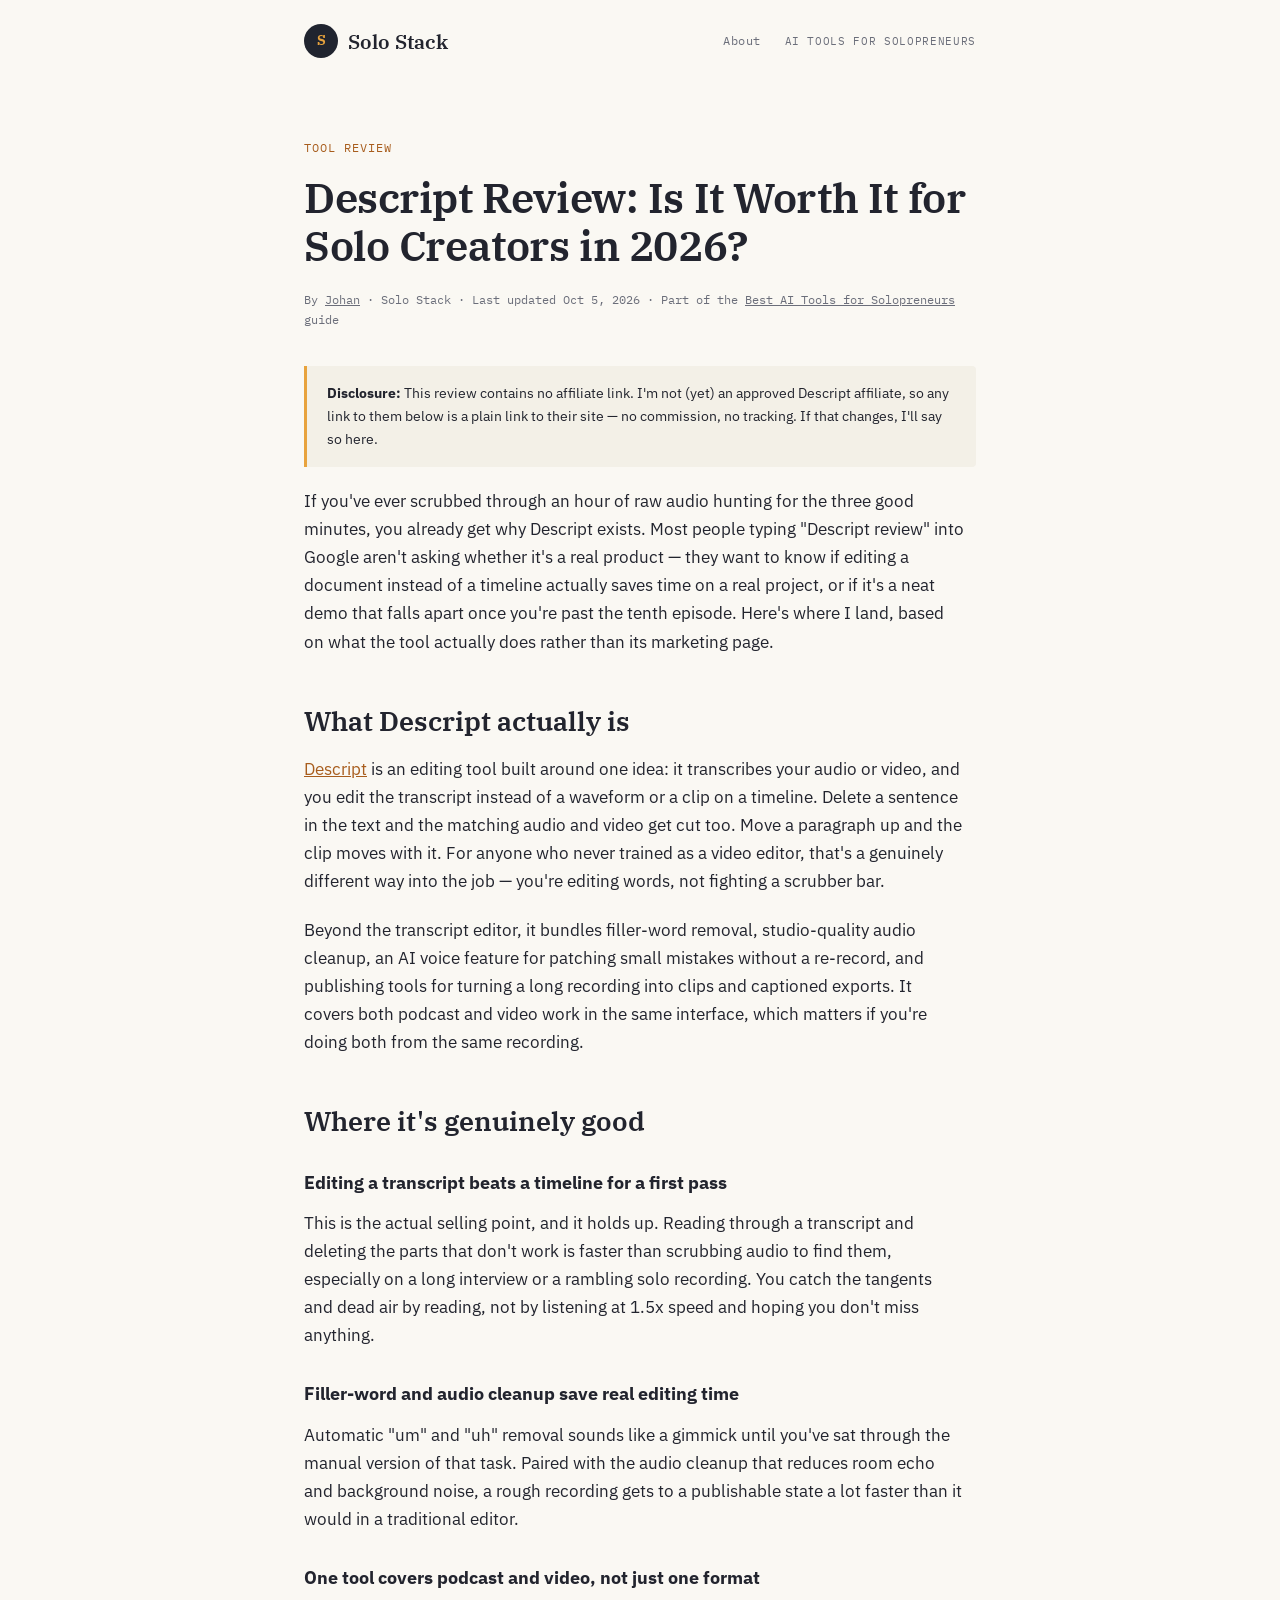
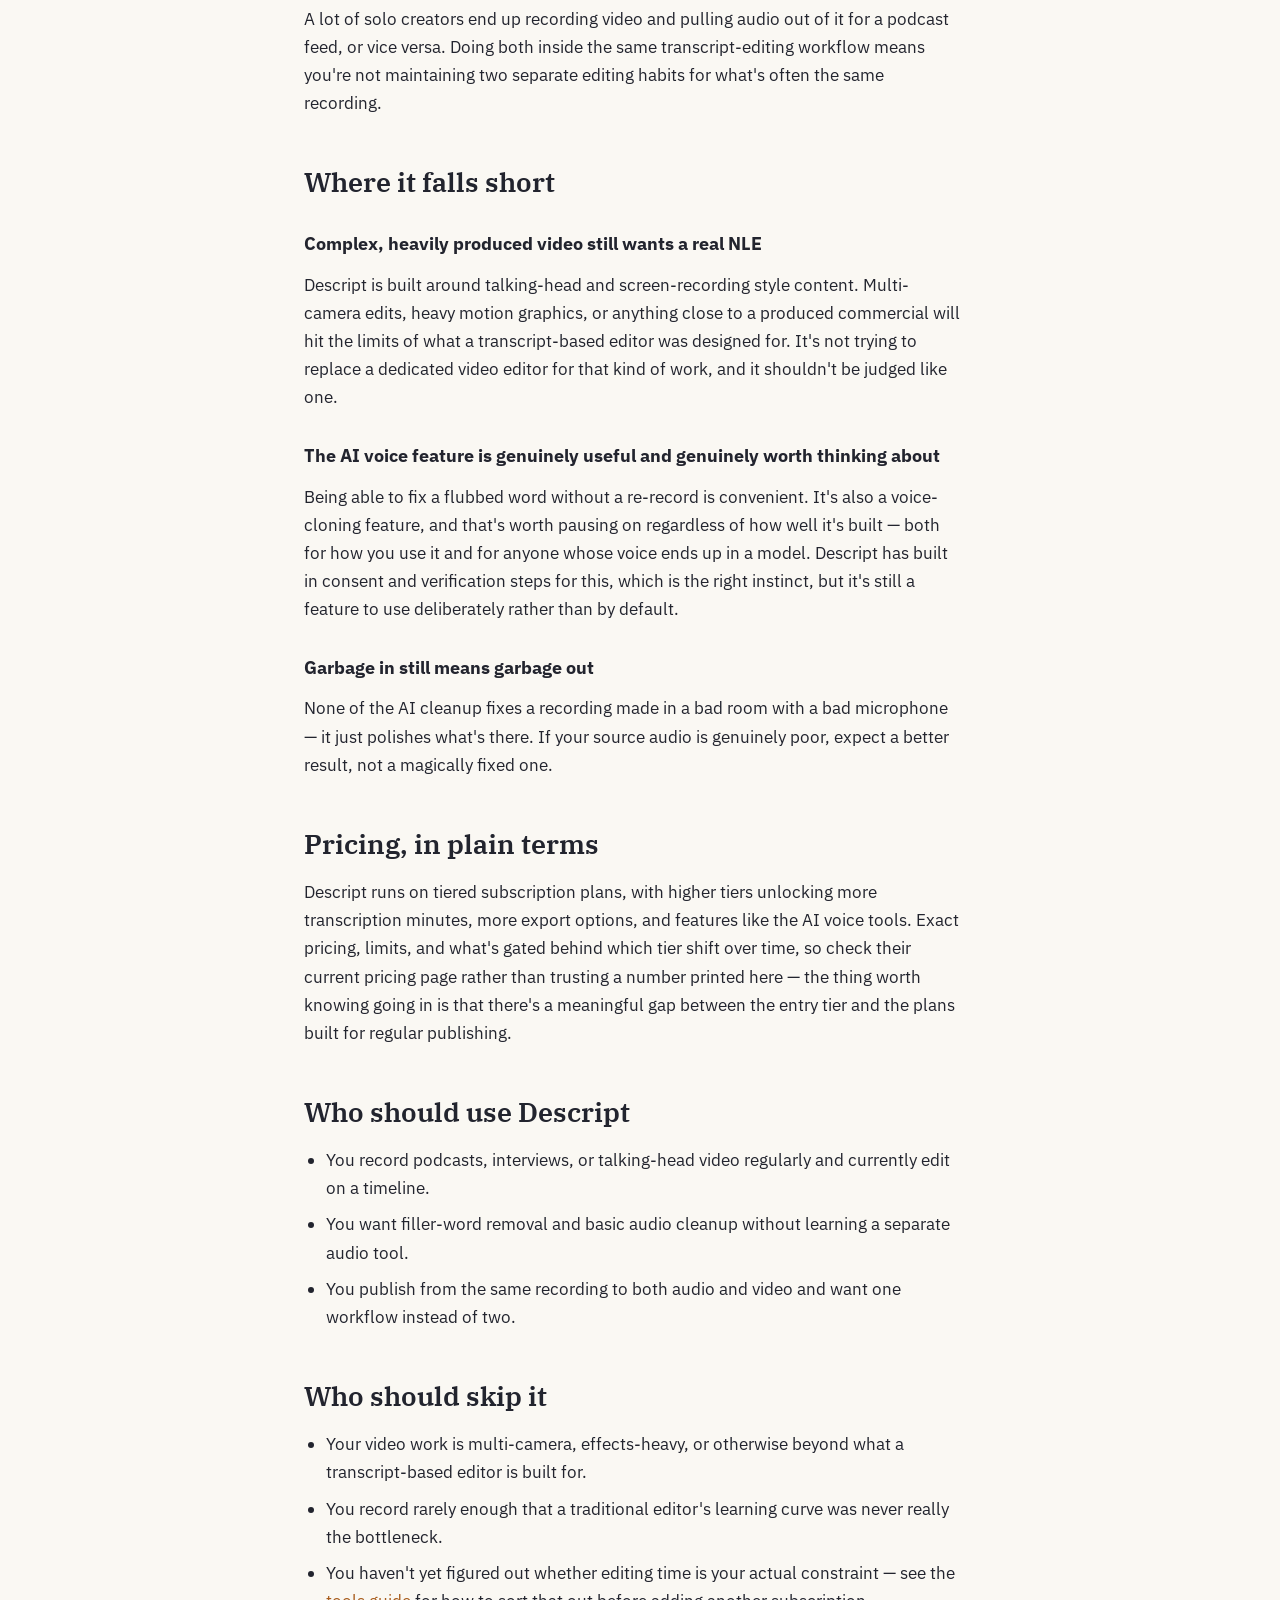
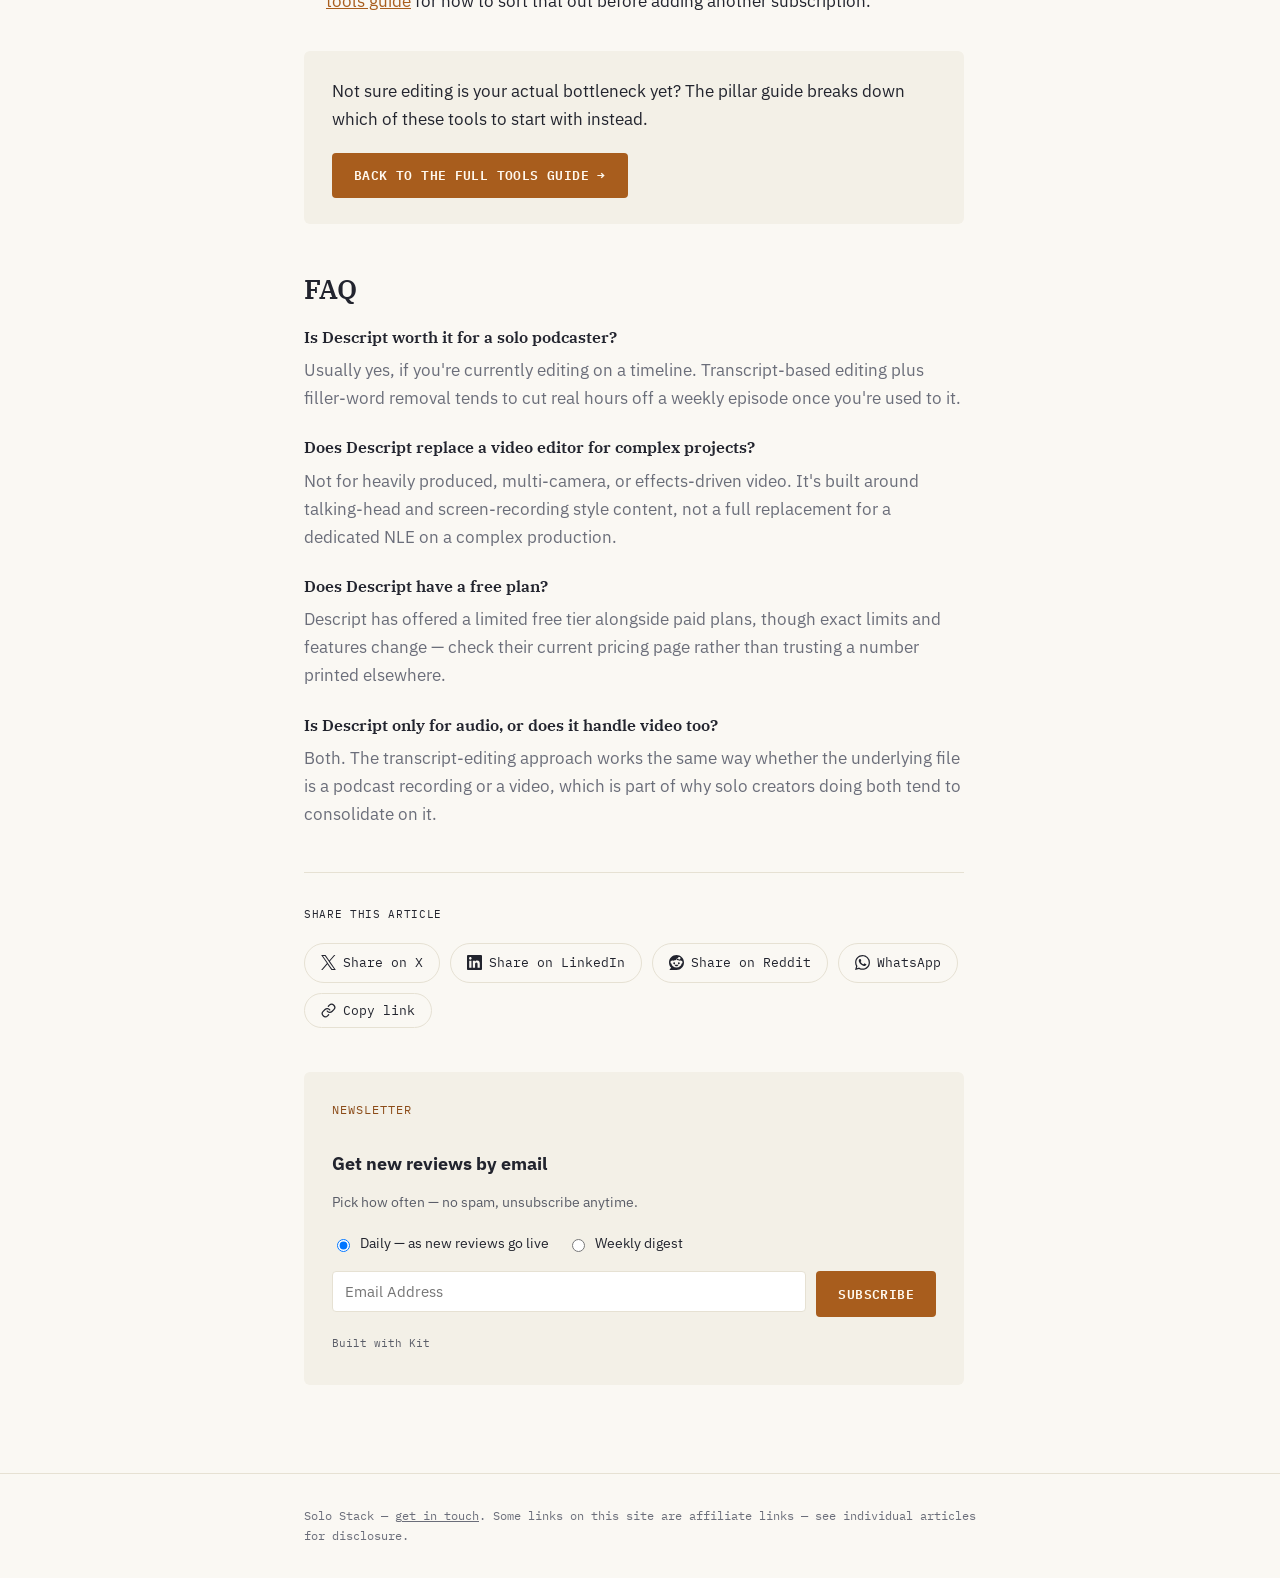
<file: articles/descript-review.html>
<!DOCTYPE html>
<html lang="en">
<head>
<meta charset="UTF-8">
<meta name="viewport" content="width=device-width, initial-scale=1.0">
<meta name="robots" content="index, follow, max-image-preview:large">
<title>Descript Review: Is It Worth It for Solo Creators in 2026?</title>
<meta name="description" content="An honest Descript review for solo creators: what the AI editing tool does well, where it falls short, real trade-offs, and who should skip it.">
<link rel="canonical" href="https://johan1974.github.io/solo-stack-blog/articles/descript-review.html">
<link rel="icon" type="image/svg+xml" href="../assets/favicon.svg">
<link rel="apple-touch-icon" href="../apple-touch-icon.png">
<link rel="manifest" href="../manifest.json">
<link rel="preconnect" href="https://fonts.googleapis.com">
<link rel="preconnect" href="https://fonts.gstatic.com" crossorigin>
<link href="https://fonts.googleapis.com/css2?family=IBM+Plex+Serif:wght@600;700&family=IBM+Plex+Mono:wght@400;600&family=IBM+Plex+Sans:wght@400;700&display=swap" rel="stylesheet">
<link rel="alternate" type="application/rss+xml" title="Solo Stack" href="../feed.xml">
<meta property="og:type" content="article">
<meta property="og:site_name" content="Solo Stack">
<meta property="og:title" content="Descript Review: Is It Worth It for Solo Creators in 2026?">
<meta property="og:description" content="An honest Descript review for solo creators: what the AI editing tool does well, where it falls short, real trade-offs, and who should skip it.">
<meta property="og:url" content="https://johan1974.github.io/solo-stack-blog/articles/descript-review.html">
<meta property="og:image" content="https://johan1974.github.io/solo-stack-blog/assets/og-image.png">
<meta name="twitter:card" content="summary_large_image">
<meta name="twitter:title" content="Descript Review: Is It Worth It for Solo Creators in 2026?">
<meta name="twitter:description" content="An honest Descript review for solo creators: what the AI editing tool does well, where it falls short, real trade-offs, and who should skip it.">
<meta name="twitter:image" content="https://johan1974.github.io/solo-stack-blog/assets/og-image.png">
<link rel="stylesheet" href="../style.css">
<script type="application/ld+json">
{
  "@context": "https://schema.org",
  "@type": "Article",
  "headline": "Descript Review: Is It Worth It for Solo Creators in 2026?",
  "author": {"@type": "Person", "name": "Johan"},
  "publisher": {"@type": "Organization", "name": "Solo Stack"},
  "datePublished": "2026-09-07",
  "dateModified": "2026-10-05",
  "mainEntityOfPage": "https://johan1974.github.io/solo-stack-blog/articles/descript-review.html"
}
</script>
<script type="application/ld+json">
{
  "@context": "https://schema.org",
  "@type": "BreadcrumbList",
  "itemListElement": [
    {"@type": "ListItem", "position": 1, "name": "Home", "item": "https://johan1974.github.io/solo-stack-blog/"},
    {"@type": "ListItem", "position": 2, "name": "Reviews", "item": "https://johan1974.github.io/solo-stack-blog/#reviews"},
    {"@type": "ListItem", "position": 3, "name": "Descript Review: Is It Worth It for Solo Creators in 2026?", "item": "https://johan1974.github.io/solo-stack-blog/articles/descript-review.html"}
  ]
}
</script>
<script type="application/ld+json">
{
  "@context": "https://schema.org",
  "@type": "FAQPage",
  "mainEntity": [
    {"@type": "Question", "name": "Is Descript worth it for a solo podcaster?", "acceptedAnswer": {"@type": "Answer", "text": "Usually yes, if you're currently editing on a timeline. Transcript-based editing plus filler-word removal tends to cut real hours off a weekly episode once you're used to it."}},
    {"@type": "Question", "name": "Does Descript replace a video editor for complex projects?", "acceptedAnswer": {"@type": "Answer", "text": "Not for heavily produced, multi-camera, or effects-driven video. It's built around talking-head and screen-recording style content, not a full replacement for a dedicated NLE on a complex production."}},
    {"@type": "Question", "name": "Does Descript have a free plan?", "acceptedAnswer": {"@type": "Answer", "text": "Descript has offered a limited free tier alongside paid plans, though exact limits and features change — check their current pricing page rather than trusting a number printed elsewhere."}},
    {"@type": "Question", "name": "Is Descript only for audio, or does it handle video too?", "acceptedAnswer": {"@type": "Answer", "text": "Both. The transcript-editing approach works the same way whether the underlying file is a podcast recording or a video, which is part of why solo creators doing both tend to consolidate on it."}}
  ]
}
</script>
</head>
<body>

<header class="site">
  <div class="wrap">
    <a class="logo" href="../">
      <span class="mark"><span>S</span></span>
      <span class="name">Solo Stack</span>
    </a>
    <nav class="site-nav" aria-label="Site navigation">
      <a href="../about.html">About</a>
      <span class="tagline">AI tools for solopreneurs</span>
    </nav>
  </div>
</header>

<main>
<article class="post wrap">
  <p class="kicker">Tool review</p>
  <h1>Descript Review: Is It Worth It for Solo Creators in 2026?</h1>
  <p class="meta">By <a href="../">Johan</a> · Solo Stack · Last updated Oct 5, 2026 · Part of the <a href="best-ai-tools-for-solopreneurs-2026.html">Best AI Tools for Solopreneurs</a> guide</p>

  <p class="disclosure"><b>Disclosure:</b> This review contains no affiliate link. I'm not (yet) an approved Descript affiliate, so any link to them below is a plain link to their site — no commission, no tracking. If that changes, I'll say so here.</p>

  <div class="content">

    <p>If you've ever scrubbed through an hour of raw audio hunting for the three good minutes, you already get why Descript exists. Most people typing "Descript review" into Google aren't asking whether it's a real product — they want to know if editing a document instead of a timeline actually saves time on a real project, or if it's a neat demo that falls apart once you're past the tenth episode. Here's where I land, based on what the tool actually does rather than its marketing page.</p>

    <h2>What Descript actually is</h2>
    <p><a href="https://www.descript.com" rel="noopener" target="_blank">Descript</a> is an editing tool built around one idea: it transcribes your audio or video, and you edit the transcript instead of a waveform or a clip on a timeline. Delete a sentence in the text and the matching audio and video get cut too. Move a paragraph up and the clip moves with it. For anyone who never trained as a video editor, that's a genuinely different way into the job — you're editing words, not fighting a scrubber bar.</p>
    <p>Beyond the transcript editor, it bundles filler-word removal, studio-quality audio cleanup, an AI voice feature for patching small mistakes without a re-record, and publishing tools for turning a long recording into clips and captioned exports. It covers both podcast and video work in the same interface, which matters if you're doing both from the same recording.</p>

    <h2>Where it's genuinely good</h2>
    <h3>Editing a transcript beats a timeline for a first pass</h3>
    <p>This is the actual selling point, and it holds up. Reading through a transcript and deleting the parts that don't work is faster than scrubbing audio to find them, especially on a long interview or a rambling solo recording. You catch the tangents and dead air by reading, not by listening at 1.5x speed and hoping you don't miss anything.</p>
    <h3>Filler-word and audio cleanup save real editing time</h3>
    <p>Automatic "um" and "uh" removal sounds like a gimmick until you've sat through the manual version of that task. Paired with the audio cleanup that reduces room echo and background noise, a rough recording gets to a publishable state a lot faster than it would in a traditional editor.</p>
    <h3>One tool covers podcast and video, not just one format</h3>
    <p>A lot of solo creators end up recording video and pulling audio out of it for a podcast feed, or vice versa. Doing both inside the same transcript-editing workflow means you're not maintaining two separate editing habits for what's often the same recording.</p>

    <h2>Where it falls short</h2>
    <h3>Complex, heavily produced video still wants a real NLE</h3>
    <p>Descript is built around talking-head and screen-recording style content. Multi-camera edits, heavy motion graphics, or anything close to a produced commercial will hit the limits of what a transcript-based editor was designed for. It's not trying to replace a dedicated video editor for that kind of work, and it shouldn't be judged like one.</p>
    <h3>The AI voice feature is genuinely useful and genuinely worth thinking about</h3>
    <p>Being able to fix a flubbed word without a re-record is convenient. It's also a voice-cloning feature, and that's worth pausing on regardless of how well it's built — both for how you use it and for anyone whose voice ends up in a model. Descript has built in consent and verification steps for this, which is the right instinct, but it's still a feature to use deliberately rather than by default.</p>
    <h3>Garbage in still means garbage out</h3>
    <p>None of the AI cleanup fixes a recording made in a bad room with a bad microphone — it just polishes what's there. If your source audio is genuinely poor, expect a better result, not a magically fixed one.</p>

    <h2>Pricing, in plain terms</h2>
    <p>Descript runs on tiered subscription plans, with higher tiers unlocking more transcription minutes, more export options, and features like the AI voice tools. Exact pricing, limits, and what's gated behind which tier shift over time, so check their current pricing page rather than trusting a number printed here — the thing worth knowing going in is that there's a meaningful gap between the entry tier and the plans built for regular publishing.</p>

    <h2>Who should use Descript</h2>
    <ul>
      <li>You record podcasts, interviews, or talking-head video regularly and currently edit on a timeline.</li>
      <li>You want filler-word removal and basic audio cleanup without learning a separate audio tool.</li>
      <li>You publish from the same recording to both audio and video and want one workflow instead of two.</li>
    </ul>

    <h2>Who should skip it</h2>
    <ul>
      <li>Your video work is multi-camera, effects-heavy, or otherwise beyond what a transcript-based editor is built for.</li>
      <li>You record rarely enough that a traditional editor's learning curve was never really the bottleneck.</li>
      <li>You haven't yet figured out whether editing time is your actual constraint — see the <a href="best-ai-tools-for-solopreneurs-2026.html">tools guide</a> for how to sort that out before adding another subscription.</li>
    </ul>

    <div class="cta-box">
      <p>Not sure editing is your actual bottleneck yet? The pillar guide breaks down which of these tools to start with instead.</p>
      <a class="btn" href="best-ai-tools-for-solopreneurs-2026.html">Back to the full tools guide →</a>
    </div>

    <h2>FAQ</h2>

    <dl class="faq">
      <dt>Is Descript worth it for a solo podcaster?</dt>
      <dd>Usually yes, if you're currently editing on a timeline. Transcript-based editing plus filler-word removal tends to cut real hours off a weekly episode once you're used to it.</dd>
      <dt>Does Descript replace a video editor for complex projects?</dt>
      <dd>Not for heavily produced, multi-camera, or effects-driven video. It's built around talking-head and screen-recording style content, not a full replacement for a dedicated NLE on a complex production.</dd>
      <dt>Does Descript have a free plan?</dt>
      <dd>Descript has offered a limited free tier alongside paid plans, though exact limits and features change — check their current pricing page rather than trusting a number printed elsewhere.</dd>
      <dt>Is Descript only for audio, or does it handle video too?</dt>
      <dd>Both. The transcript-editing approach works the same way whether the underlying file is a podcast recording or a video, which is part of why solo creators doing both tend to consolidate on it.</dd>
    </dl>

    <div class="share-row">
      <p>Share this article</p>
      <div class="share-links">
        <a href="https://twitter.com/intent/tweet?url=https%3A%2F%2Fjohan1974.github.io%2Fsolo-stack-blog%2Farticles%2Fdescript-review.html&text=Descript%20Review%3A%20Is%20It%20Worth%20It%20for%20Solo%20Creators%20in%202026%3F" rel="noopener" target="_blank"><svg viewBox="0 0 24 24" width="15" height="15" fill="currentColor" aria-hidden="true"><path d="M14.234 10.162 22.977 0h-2.072l-7.591 8.824L7.251 0H.258l9.168 13.343L.258 24H2.33l8.016-9.318L16.749 24h6.993zm-2.837 3.299-.929-1.329L3.076 1.56h3.182l5.965 8.532.929 1.329 7.754 11.09h-3.182z"/></svg><span>Share on X</span></a>
        <a href="https://www.linkedin.com/sharing/share-offsite/?url=https%3A%2F%2Fjohan1974.github.io%2Fsolo-stack-blog%2Farticles%2Fdescript-review.html" rel="noopener" target="_blank"><svg viewBox="0 0 24 24" width="15" height="15" fill="currentColor" aria-hidden="true"><path d="M20.447 20.452h-3.554v-5.569c0-1.328-.027-3.037-1.852-3.037-1.853 0-2.136 1.445-2.136 2.939v5.667H9.351V9h3.414v1.561h.046c.477-.9 1.637-1.85 3.37-1.85 3.601 0 4.267 2.37 4.267 5.455v6.286zM5.337 7.433c-1.144 0-2.063-.926-2.063-2.065 0-1.138.92-2.063 2.063-2.063 1.14 0 2.064.925 2.064 2.063 0 1.139-.925 2.065-2.064 2.065zm1.782 13.019H3.555V9h3.564v11.452zM22.225 0H1.771C.792 0 0 .774 0 1.729v20.542C0 23.227.792 24 1.771 24h20.451C23.2 24 24 23.227 24 22.271V1.729C24 .774 23.2 0 22.222 0h.003z"/></svg><span>Share on LinkedIn</span></a>
        <a href="https://www.reddit.com/submit?url=https%3A%2F%2Fjohan1974.github.io%2Fsolo-stack-blog%2Farticles%2Fdescript-review.html&title=Descript%20Review%3A%20Is%20It%20Worth%20It%20for%20Solo%20Creators%20in%202026%3F" rel="noopener" target="_blank"><svg viewBox="0 0 24 24" width="15" height="15" fill="currentColor" aria-hidden="true"><path d="M12 0C5.373 0 0 5.373 0 12c0 3.314 1.343 6.314 3.515 8.485l-2.286 2.286C.775 23.225 1.097 24 1.738 24H12c6.627 0 12-5.373 12-12S18.627 0 12 0Zm4.388 3.199c1.104 0 1.999.895 1.999 1.999 0 1.105-.895 2-1.999 2-.946 0-1.739-.657-1.947-1.539v.002c-1.147.162-2.032 1.15-2.032 2.341v.007c1.776.067 3.4.567 4.686 1.363.473-.363 1.064-.58 1.707-.58 1.547 0 2.802 1.254 2.802 2.802 0 1.117-.655 2.081-1.601 2.531-.088 3.256-3.637 5.876-7.997 5.876-4.361 0-7.905-2.617-7.998-5.87-.954-.447-1.614-1.415-1.614-2.538 0-1.548 1.255-2.802 2.803-2.802.645 0 1.239.218 1.712.585 1.275-.79 2.881-1.291 4.64-1.365v-.01c0-1.663 1.263-3.034 2.88-3.207.188-.911.993-1.595 1.959-1.595Zm-8.085 8.376c-.784 0-1.459.78-1.506 1.797-.047 1.016.64 1.429 1.426 1.429.786 0 1.371-.369 1.418-1.385.047-1.017-.553-1.841-1.338-1.841Zm7.406 0c-.786 0-1.385.824-1.338 1.841.047 1.017.634 1.385 1.418 1.385.785 0 1.473-.413 1.426-1.429-.046-1.017-.721-1.797-1.506-1.797Zm-3.703 4.013c-.974 0-1.907.048-2.77.135-.147.015-.241.168-.183.305.483 1.154 1.622 1.964 2.953 1.964 1.33 0 2.47-.81 2.953-1.964.057-.137-.037-.29-.184-.305-.863-.087-1.795-.135-2.769-.135Z"/></svg><span>Share on Reddit</span></a>
        <a href="https://api.whatsapp.com/send?text=Descript%20Review%3A%20Is%20It%20Worth%20It%20for%20Solo%20Creators%20in%202026%3F%20https%3A%2F%2Fjohan1974.github.io%2Fsolo-stack-blog%2Farticles%2Fdescript-review.html" rel="noopener" target="_blank"><svg viewBox="0 0 24 24" width="15" height="15" fill="currentColor" aria-hidden="true"><path d="M17.472 14.382c-.297-.149-1.758-.867-2.03-.967-.273-.099-.471-.148-.67.15-.197.297-.767.966-.94 1.164-.173.199-.347.223-.644.075-.297-.15-1.255-.463-2.39-1.475-.883-.788-1.48-1.761-1.653-2.059-.173-.297-.018-.458.13-.606.134-.133.298-.347.446-.52.149-.174.198-.298.298-.497.099-.198.05-.371-.025-.52-.075-.149-.669-1.612-.916-2.207-.242-.579-.487-.5-.669-.51-.173-.008-.371-.01-.57-.01-.198 0-.52.074-.792.372-.272.297-1.04 1.016-1.04 2.479 0 1.462 1.065 2.875 1.213 3.074.149.198 2.096 3.2 5.077 4.487.709.306 1.262.489 1.694.625.712.227 1.36.195 1.871.118.571-.085 1.758-.719 2.006-1.413.248-.694.248-1.289.173-1.413-.074-.124-.272-.198-.57-.347m-5.421 7.403h-.004a9.87 9.87 0 01-5.031-1.378l-.361-.214-3.741.982.998-3.648-.235-.374a9.86 9.86 0 01-1.51-5.26c.001-5.45 4.436-9.884 9.888-9.884 2.64 0 5.122 1.03 6.988 2.898a9.825 9.825 0 012.893 6.994c-.003 5.45-4.437 9.884-9.885 9.884m8.413-18.297A11.815 11.815 0 0012.05 0C5.495 0 .16 5.335.157 11.892c0 2.096.547 4.142 1.588 5.945L.057 24l6.305-1.654a11.882 11.882 0 005.683 1.448h.005c6.554 0 11.89-5.335 11.893-11.893a11.821 11.821 0 00-3.48-8.413Z"/></svg><span>WhatsApp</span></a>
        <button type="button" class="copy-link"><svg viewBox="0 0 24 24" width="15" height="15" fill="none" stroke="currentColor" stroke-width="2" stroke-linecap="round" stroke-linejoin="round" aria-hidden="true"><path d="M10 13a5 5 0 0 0 7.54.54l3-3a5 5 0 0 0-7.07-7.07l-1.72 1.71"/><path d="M14 11a5 5 0 0 0-7.54-.54l-3 3a5 5 0 0 0 7.07 7.07l1.71-1.71"/></svg><span>Copy link</span></button>
      </div>
    </div>

    <div data-subscribe-widget></div>

  </div>
</article>
</main>

<footer class="site">
  <div class="wrap">
    Solo Stack — <a href="../contact.html">get in touch</a>. Some links on this site are affiliate links — see individual articles for disclosure.
  </div>
</footer>

<script>
document.querySelectorAll('.copy-link').forEach(function(btn){
  var label = btn.querySelector('span');
  var original = label.textContent;
  btn.addEventListener('click', function(){
    navigator.clipboard.writeText(location.href).then(function(){
      label.textContent = 'Copied!';
      btn.classList.add('copied');
      setTimeout(function(){
        label.textContent = original;
        btn.classList.remove('copied');
      }, 2000);
    });
  });
});
</script>
<script src="../assets/subscribe-widget.js"></script>
<script data-goatcounter="https://solo-stack-blog.goatcounter.com/count" async src="//gc.zgo.at/count.js"></script>
</body>
</html>
</file>
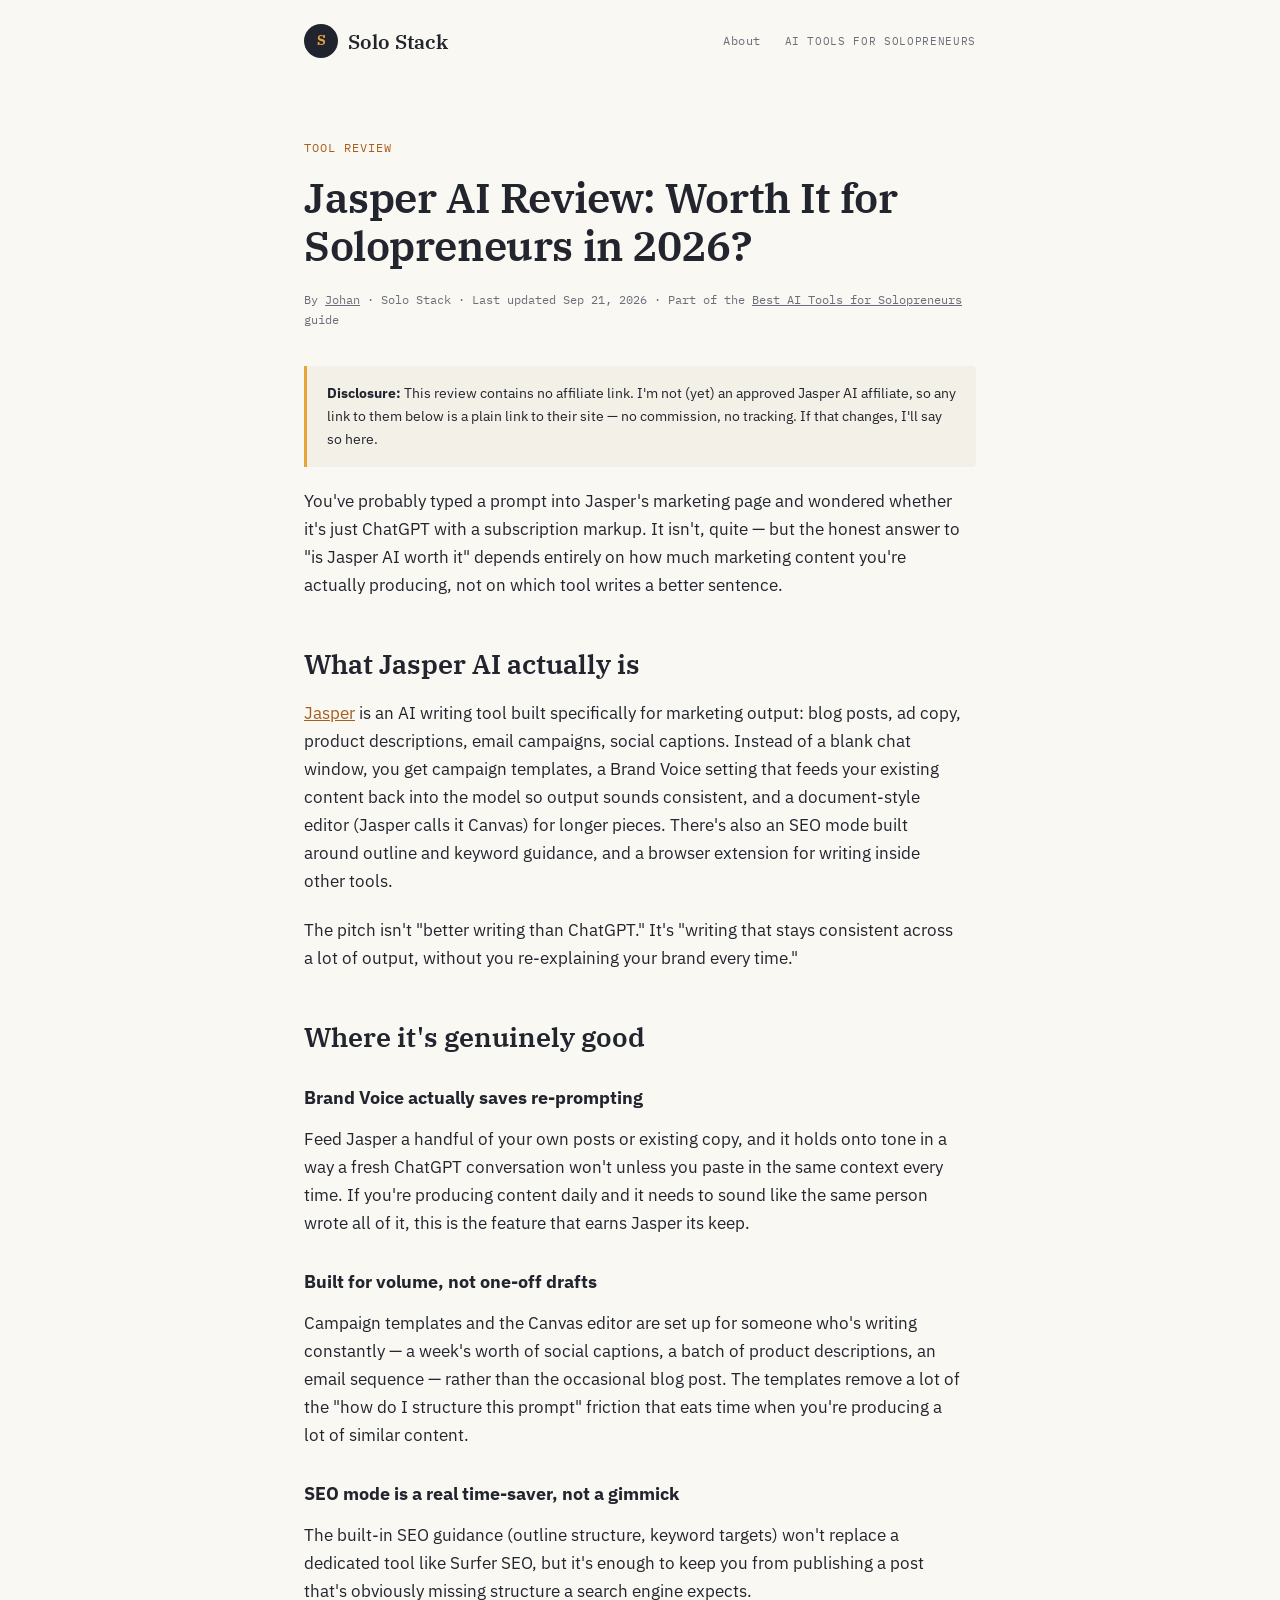
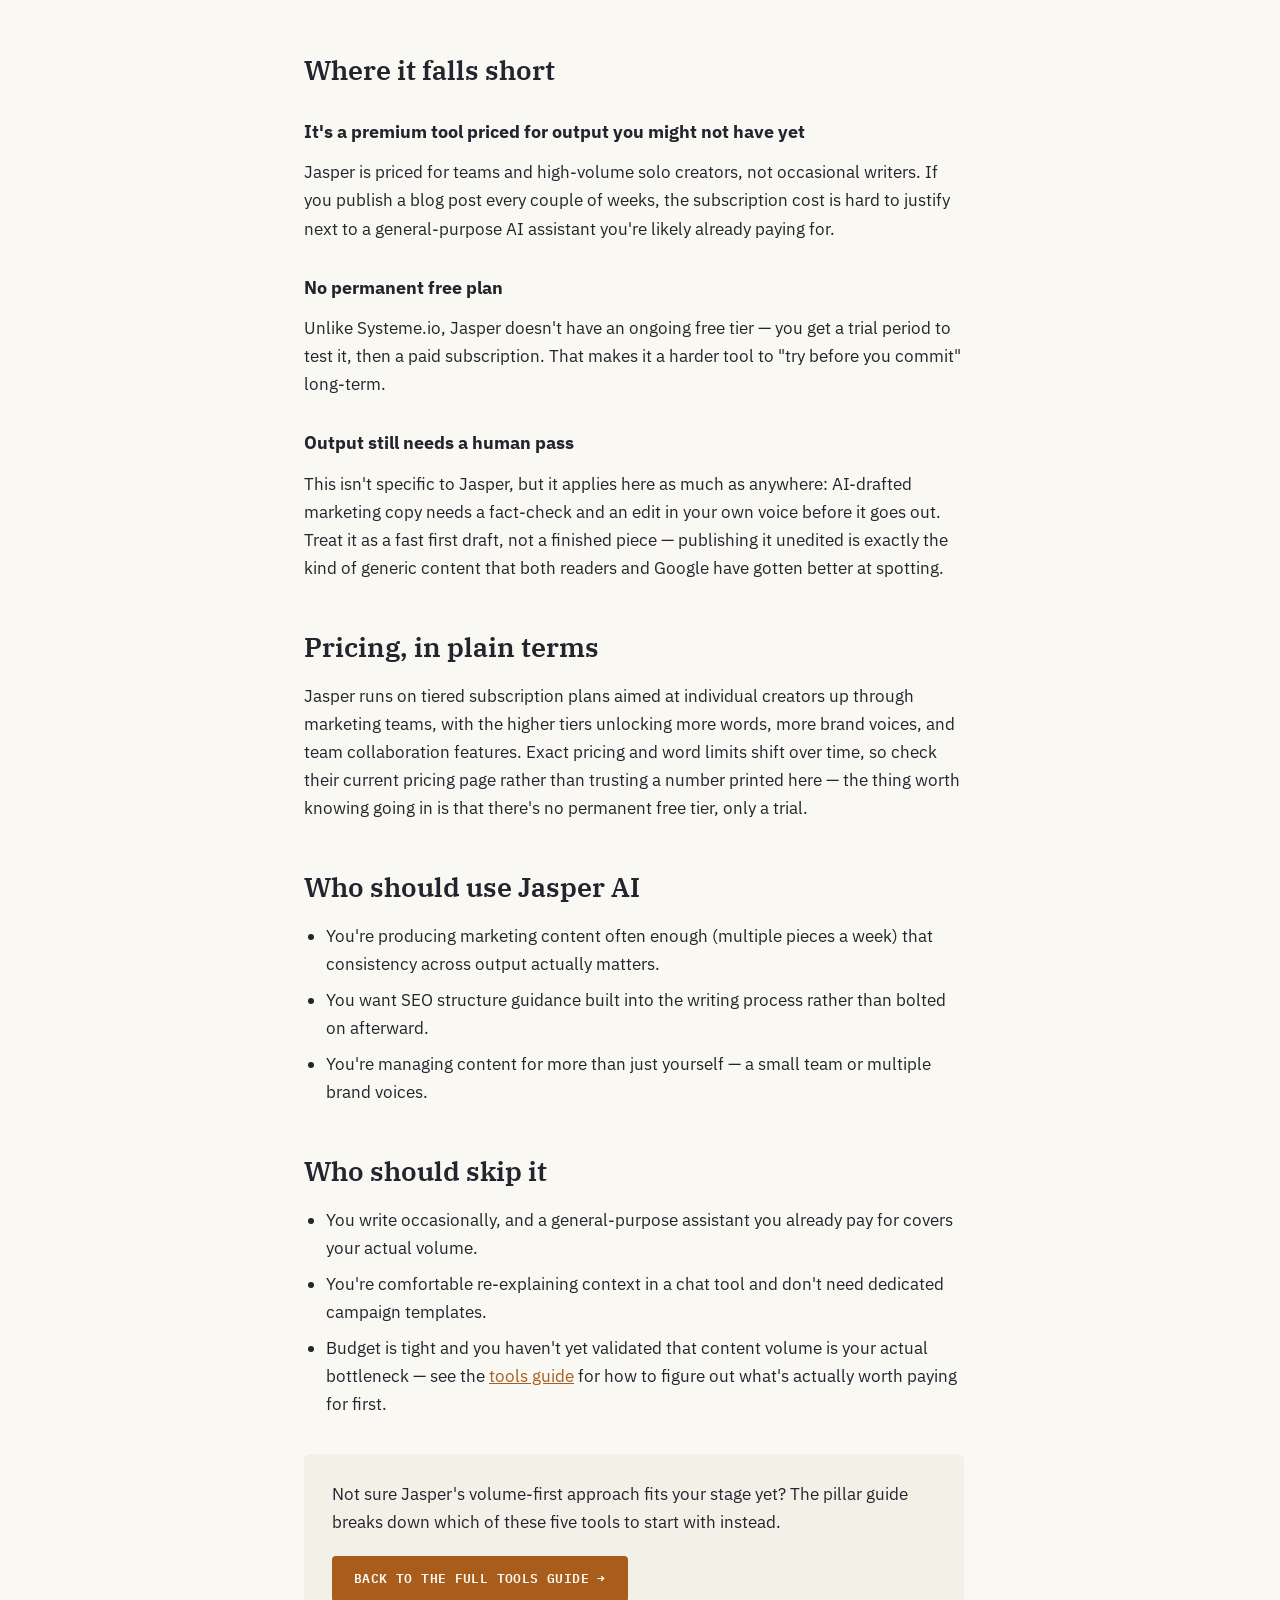
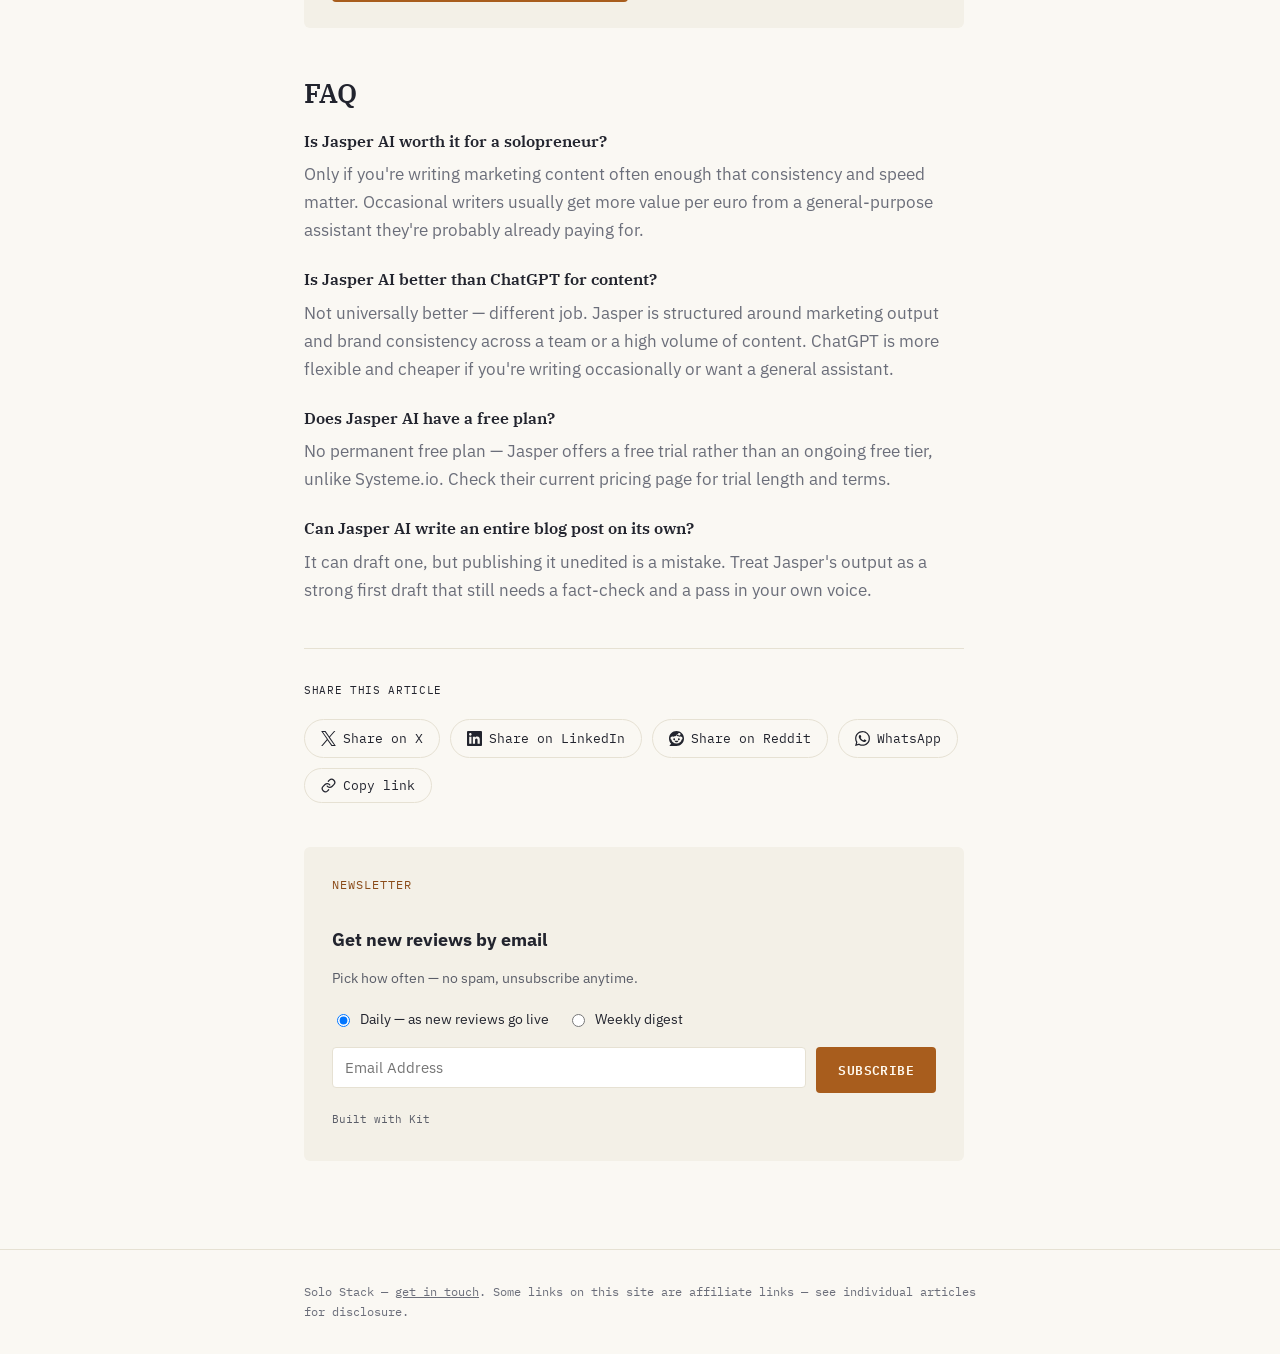
<file: articles/jasper-ai-review.html>
<!DOCTYPE html>
<html lang="en">
<head>
<meta charset="UTF-8">
<meta name="viewport" content="width=device-width, initial-scale=1.0">
<meta name="robots" content="index, follow, max-image-preview:large">
<title>Jasper AI Review: Worth It for Solopreneurs in 2026?</title>
<meta name="description" content="An honest Jasper AI review for solopreneurs: what the AI writing tool does well, where it's overkill, real trade-offs vs. ChatGPT, and who should skip it.">
<link rel="canonical" href="https://johan1974.github.io/solo-stack-blog/articles/jasper-ai-review.html">
<link rel="icon" type="image/svg+xml" href="../assets/favicon.svg">
<link rel="apple-touch-icon" href="../apple-touch-icon.png">
<link rel="manifest" href="../manifest.json">
<link rel="preconnect" href="https://fonts.googleapis.com">
<link rel="preconnect" href="https://fonts.gstatic.com" crossorigin>
<link href="https://fonts.googleapis.com/css2?family=IBM+Plex+Serif:wght@600;700&family=IBM+Plex+Mono:wght@400;600&family=IBM+Plex+Sans:wght@400;700&display=swap" rel="stylesheet">
<link rel="alternate" type="application/rss+xml" title="Solo Stack" href="../feed.xml">
<meta property="og:type" content="article">
<meta property="og:site_name" content="Solo Stack">
<meta property="og:title" content="Jasper AI Review: Worth It for Solopreneurs in 2026?">
<meta property="og:description" content="An honest Jasper AI review for solopreneurs: what the AI writing tool does well, where it's overkill, real trade-offs vs. ChatGPT, and who should skip it.">
<meta property="og:url" content="https://johan1974.github.io/solo-stack-blog/articles/jasper-ai-review.html">
<meta property="og:image" content="https://johan1974.github.io/solo-stack-blog/assets/og-image.png">
<meta name="twitter:card" content="summary_large_image">
<meta name="twitter:title" content="Jasper AI Review: Worth It for Solopreneurs in 2026?">
<meta name="twitter:description" content="An honest Jasper AI review for solopreneurs: what the AI writing tool does well, where it's overkill, real trade-offs vs. ChatGPT, and who should skip it.">
<meta name="twitter:image" content="https://johan1974.github.io/solo-stack-blog/assets/og-image.png">
<link rel="stylesheet" href="../style.css">
<script type="application/ld+json">
{
  "@context": "https://schema.org",
  "@type": "Article",
  "headline": "Jasper AI Review: Worth It for Solopreneurs in 2026?",
  "author": {"@type": "Person", "name": "Johan"},
  "publisher": {"@type": "Organization", "name": "Solo Stack"},
  "datePublished": "2026-09-05",
  "dateModified": "2026-09-21",
  "mainEntityOfPage": "https://johan1974.github.io/solo-stack-blog/articles/jasper-ai-review.html"
}
</script>
<script type="application/ld+json">
{
  "@context": "https://schema.org",
  "@type": "Review",
  "itemReviewed": {"@type": "SoftwareApplication", "name": "Jasper AI", "applicationCategory": "BusinessApplication"},
  "author": {"@type": "Person", "name": "Johan"},
  "reviewRating": {"@type": "Rating", "ratingValue": "3.5", "bestRating": "5", "worstRating": "1"},
  "reviewBody": "Editorial rating based on published pricing, features, and the trade-offs discussed in this review — not hands-on usage testing."
}
</script>
<script type="application/ld+json">
{
  "@context": "https://schema.org",
  "@type": "BreadcrumbList",
  "itemListElement": [
    {"@type": "ListItem", "position": 1, "name": "Home", "item": "https://johan1974.github.io/solo-stack-blog/"},
    {"@type": "ListItem", "position": 2, "name": "Reviews", "item": "https://johan1974.github.io/solo-stack-blog/#reviews"},
    {"@type": "ListItem", "position": 3, "name": "Jasper AI Review: Worth It for Solopreneurs in 2026?", "item": "https://johan1974.github.io/solo-stack-blog/articles/jasper-ai-review.html"}
  ]
}
</script>
<script type="application/ld+json">
{
  "@context": "https://schema.org",
  "@type": "FAQPage",
  "mainEntity": [
    {"@type": "Question", "name": "Is Jasper AI worth it for a solopreneur?", "acceptedAnswer": {"@type": "Answer", "text": "Only if you're writing marketing content often enough that consistency and speed matter. Occasional writers usually get more value per euro from a general-purpose assistant they're probably already paying for."}},
    {"@type": "Question", "name": "Is Jasper AI better than ChatGPT for content?", "acceptedAnswer": {"@type": "Answer", "text": "Not universally better — different job. Jasper is structured around marketing output and brand consistency across a team or a high volume of content. ChatGPT is more flexible and cheaper if you're writing occasionally or want a general assistant."}},
    {"@type": "Question", "name": "Does Jasper AI have a free plan?", "acceptedAnswer": {"@type": "Answer", "text": "No permanent free plan — Jasper offers a free trial rather than an ongoing free tier, unlike Systeme.io. Check their current pricing page for trial length and terms."}},
    {"@type": "Question", "name": "Can Jasper AI write an entire blog post on its own?", "acceptedAnswer": {"@type": "Answer", "text": "It can draft one, but publishing it unedited is a mistake. Treat Jasper's output as a strong first draft that still needs a fact-check and a pass in your own voice."}}
  ]
}
</script>
</head>
<body>

<header class="site">
  <div class="wrap">
    <a class="logo" href="../">
      <span class="mark"><span>S</span></span>
      <span class="name">Solo Stack</span>
    </a>
    <nav class="site-nav" aria-label="Site navigation">
      <a href="../about.html">About</a>
      <span class="tagline">AI tools for solopreneurs</span>
    </nav>
  </div>
</header>

<main>
<article class="post wrap">
  <p class="kicker">Tool review</p>
  <h1>Jasper AI Review: Worth It for Solopreneurs in 2026?</h1>
  <p class="meta">By <a href="../">Johan</a> · Solo Stack · Last updated Sep 21, 2026 · Part of the <a href="best-ai-tools-for-solopreneurs-2026.html">Best AI Tools for Solopreneurs</a> guide</p>

  <p class="disclosure"><b>Disclosure:</b> This review contains no affiliate link. I'm not (yet) an approved Jasper AI affiliate, so any link to them below is a plain link to their site — no commission, no tracking. If that changes, I'll say so here.</p>

  <div class="content">

    <p>You've probably typed a prompt into Jasper's marketing page and wondered whether it's just ChatGPT with a subscription markup. It isn't, quite — but the honest answer to "is Jasper AI worth it" depends entirely on how much marketing content you're actually producing, not on which tool writes a better sentence.</p>

    <h2>What Jasper AI actually is</h2>
    <p><a href="https://www.jasper.ai" rel="noopener" target="_blank">Jasper</a> is an AI writing tool built specifically for marketing output: blog posts, ad copy, product descriptions, email campaigns, social captions. Instead of a blank chat window, you get campaign templates, a Brand Voice setting that feeds your existing content back into the model so output sounds consistent, and a document-style editor (Jasper calls it Canvas) for longer pieces. There's also an SEO mode built around outline and keyword guidance, and a browser extension for writing inside other tools.</p>
    <p>The pitch isn't "better writing than ChatGPT." It's "writing that stays consistent across a lot of output, without you re-explaining your brand every time."</p>

    <h2>Where it's genuinely good</h2>
    <h3>Brand Voice actually saves re-prompting</h3>
    <p>Feed Jasper a handful of your own posts or existing copy, and it holds onto tone in a way a fresh ChatGPT conversation won't unless you paste in the same context every time. If you're producing content daily and it needs to sound like the same person wrote all of it, this is the feature that earns Jasper its keep.</p>
    <h3>Built for volume, not one-off drafts</h3>
    <p>Campaign templates and the Canvas editor are set up for someone who's writing constantly — a week's worth of social captions, a batch of product descriptions, an email sequence — rather than the occasional blog post. The templates remove a lot of the "how do I structure this prompt" friction that eats time when you're producing a lot of similar content.</p>
    <h3>SEO mode is a real time-saver, not a gimmick</h3>
    <p>The built-in SEO guidance (outline structure, keyword targets) won't replace a dedicated tool like Surfer SEO, but it's enough to keep you from publishing a post that's obviously missing structure a search engine expects.</p>

    <h2>Where it falls short</h2>
    <h3>It's a premium tool priced for output you might not have yet</h3>
    <p>Jasper is priced for teams and high-volume solo creators, not occasional writers. If you publish a blog post every couple of weeks, the subscription cost is hard to justify next to a general-purpose AI assistant you're likely already paying for.</p>
    <h3>No permanent free plan</h3>
    <p>Unlike Systeme.io, Jasper doesn't have an ongoing free tier — you get a trial period to test it, then a paid subscription. That makes it a harder tool to "try before you commit" long-term.</p>
    <h3>Output still needs a human pass</h3>
    <p>This isn't specific to Jasper, but it applies here as much as anywhere: AI-drafted marketing copy needs a fact-check and an edit in your own voice before it goes out. Treat it as a fast first draft, not a finished piece — publishing it unedited is exactly the kind of generic content that both readers and Google have gotten better at spotting.</p>

    <h2>Pricing, in plain terms</h2>
    <p>Jasper runs on tiered subscription plans aimed at individual creators up through marketing teams, with the higher tiers unlocking more words, more brand voices, and team collaboration features. Exact pricing and word limits shift over time, so check their current pricing page rather than trusting a number printed here — the thing worth knowing going in is that there's no permanent free tier, only a trial.</p>

    <h2>Who should use Jasper AI</h2>
    <ul>
      <li>You're producing marketing content often enough (multiple pieces a week) that consistency across output actually matters.</li>
      <li>You want SEO structure guidance built into the writing process rather than bolted on afterward.</li>
      <li>You're managing content for more than just yourself — a small team or multiple brand voices.</li>
    </ul>

    <h2>Who should skip it</h2>
    <ul>
      <li>You write occasionally, and a general-purpose assistant you already pay for covers your actual volume.</li>
      <li>You're comfortable re-explaining context in a chat tool and don't need dedicated campaign templates.</li>
      <li>Budget is tight and you haven't yet validated that content volume is your actual bottleneck — see the <a href="best-ai-tools-for-solopreneurs-2026.html">tools guide</a> for how to figure out what's actually worth paying for first.</li>
    </ul>

    <div class="cta-box">
      <p>Not sure Jasper's volume-first approach fits your stage yet? The pillar guide breaks down which of these five tools to start with instead.</p>
      <a class="btn" href="best-ai-tools-for-solopreneurs-2026.html">Back to the full tools guide →</a>
    </div>

    <h2>FAQ</h2>

    <dl class="faq">
      <dt>Is Jasper AI worth it for a solopreneur?</dt>
      <dd>Only if you're writing marketing content often enough that consistency and speed matter. Occasional writers usually get more value per euro from a general-purpose assistant they're probably already paying for.</dd>
      <dt>Is Jasper AI better than ChatGPT for content?</dt>
      <dd>Not universally better — different job. Jasper is structured around marketing output and brand consistency across a team or a high volume of content. ChatGPT is more flexible and cheaper if you're writing occasionally or want a general assistant.</dd>
      <dt>Does Jasper AI have a free plan?</dt>
      <dd>No permanent free plan — Jasper offers a free trial rather than an ongoing free tier, unlike Systeme.io. Check their current pricing page for trial length and terms.</dd>
      <dt>Can Jasper AI write an entire blog post on its own?</dt>
      <dd>It can draft one, but publishing it unedited is a mistake. Treat Jasper's output as a strong first draft that still needs a fact-check and a pass in your own voice.</dd>
    </dl>

    <div class="share-row">
      <p>Share this article</p>
      <div class="share-links">
        <a href="https://twitter.com/intent/tweet?url=https%3A%2F%2Fjohan1974.github.io%2Fsolo-stack-blog%2Farticles%2Fjasper-ai-review.html&text=Jasper%20AI%20Review%3A%20Is%20It%20Worth%20It%20for%20Solopreneur%20Content%20in%202026%3F" rel="noopener" target="_blank"><svg viewBox="0 0 24 24" width="15" height="15" fill="currentColor" aria-hidden="true"><path d="M14.234 10.162 22.977 0h-2.072l-7.591 8.824L7.251 0H.258l9.168 13.343L.258 24H2.33l8.016-9.318L16.749 24h6.993zm-2.837 3.299-.929-1.329L3.076 1.56h3.182l5.965 8.532.929 1.329 7.754 11.09h-3.182z"/></svg><span>Share on X</span></a>
        <a href="https://www.linkedin.com/sharing/share-offsite/?url=https%3A%2F%2Fjohan1974.github.io%2Fsolo-stack-blog%2Farticles%2Fjasper-ai-review.html" rel="noopener" target="_blank"><svg viewBox="0 0 24 24" width="15" height="15" fill="currentColor" aria-hidden="true"><path d="M20.447 20.452h-3.554v-5.569c0-1.328-.027-3.037-1.852-3.037-1.853 0-2.136 1.445-2.136 2.939v5.667H9.351V9h3.414v1.561h.046c.477-.9 1.637-1.85 3.37-1.85 3.601 0 4.267 2.37 4.267 5.455v6.286zM5.337 7.433c-1.144 0-2.063-.926-2.063-2.065 0-1.138.92-2.063 2.063-2.063 1.14 0 2.064.925 2.064 2.063 0 1.139-.925 2.065-2.064 2.065zm1.782 13.019H3.555V9h3.564v11.452zM22.225 0H1.771C.792 0 0 .774 0 1.729v20.542C0 23.227.792 24 1.771 24h20.451C23.2 24 24 23.227 24 22.271V1.729C24 .774 23.2 0 22.222 0h.003z"/></svg><span>Share on LinkedIn</span></a>
        <a href="https://www.reddit.com/submit?url=https%3A%2F%2Fjohan1974.github.io%2Fsolo-stack-blog%2Farticles%2Fjasper-ai-review.html&title=Jasper%20AI%20Review%3A%20Is%20It%20Worth%20It%20for%20Solopreneur%20Content%20in%202026%3F" rel="noopener" target="_blank"><svg viewBox="0 0 24 24" width="15" height="15" fill="currentColor" aria-hidden="true"><path d="M12 0C5.373 0 0 5.373 0 12c0 3.314 1.343 6.314 3.515 8.485l-2.286 2.286C.775 23.225 1.097 24 1.738 24H12c6.627 0 12-5.373 12-12S18.627 0 12 0Zm4.388 3.199c1.104 0 1.999.895 1.999 1.999 0 1.105-.895 2-1.999 2-.946 0-1.739-.657-1.947-1.539v.002c-1.147.162-2.032 1.15-2.032 2.341v.007c1.776.067 3.4.567 4.686 1.363.473-.363 1.064-.58 1.707-.58 1.547 0 2.802 1.254 2.802 2.802 0 1.117-.655 2.081-1.601 2.531-.088 3.256-3.637 5.876-7.997 5.876-4.361 0-7.905-2.617-7.998-5.87-.954-.447-1.614-1.415-1.614-2.538 0-1.548 1.255-2.802 2.803-2.802.645 0 1.239.218 1.712.585 1.275-.79 2.881-1.291 4.64-1.365v-.01c0-1.663 1.263-3.034 2.88-3.207.188-.911.993-1.595 1.959-1.595Zm-8.085 8.376c-.784 0-1.459.78-1.506 1.797-.047 1.016.64 1.429 1.426 1.429.786 0 1.371-.369 1.418-1.385.047-1.017-.553-1.841-1.338-1.841Zm7.406 0c-.786 0-1.385.824-1.338 1.841.047 1.017.634 1.385 1.418 1.385.785 0 1.473-.413 1.426-1.429-.046-1.017-.721-1.797-1.506-1.797Zm-3.703 4.013c-.974 0-1.907.048-2.77.135-.147.015-.241.168-.183.305.483 1.154 1.622 1.964 2.953 1.964 1.33 0 2.47-.81 2.953-1.964.057-.137-.037-.29-.184-.305-.863-.087-1.795-.135-2.769-.135Z"/></svg><span>Share on Reddit</span></a>
        <a href="https://api.whatsapp.com/send?text=Jasper%20AI%20Review%3A%20Is%20It%20Worth%20It%20for%20Solopreneur%20Content%20in%202026%3F%20https%3A%2F%2Fjohan1974.github.io%2Fsolo-stack-blog%2Farticles%2Fjasper-ai-review.html" rel="noopener" target="_blank"><svg viewBox="0 0 24 24" width="15" height="15" fill="currentColor" aria-hidden="true"><path d="M17.472 14.382c-.297-.149-1.758-.867-2.03-.967-.273-.099-.471-.148-.67.15-.197.297-.767.966-.94 1.164-.173.199-.347.223-.644.075-.297-.15-1.255-.463-2.39-1.475-.883-.788-1.48-1.761-1.653-2.059-.173-.297-.018-.458.13-.606.134-.133.298-.347.446-.52.149-.174.198-.298.298-.497.099-.198.05-.371-.025-.52-.075-.149-.669-1.612-.916-2.207-.242-.579-.487-.5-.669-.51-.173-.008-.371-.01-.57-.01-.198 0-.52.074-.792.372-.272.297-1.04 1.016-1.04 2.479 0 1.462 1.065 2.875 1.213 3.074.149.198 2.096 3.2 5.077 4.487.709.306 1.262.489 1.694.625.712.227 1.36.195 1.871.118.571-.085 1.758-.719 2.006-1.413.248-.694.248-1.289.173-1.413-.074-.124-.272-.198-.57-.347m-5.421 7.403h-.004a9.87 9.87 0 01-5.031-1.378l-.361-.214-3.741.982.998-3.648-.235-.374a9.86 9.86 0 01-1.51-5.26c.001-5.45 4.436-9.884 9.888-9.884 2.64 0 5.122 1.03 6.988 2.898a9.825 9.825 0 012.893 6.994c-.003 5.45-4.437 9.884-9.885 9.884m8.413-18.297A11.815 11.815 0 0012.05 0C5.495 0 .16 5.335.157 11.892c0 2.096.547 4.142 1.588 5.945L.057 24l6.305-1.654a11.882 11.882 0 005.683 1.448h.005c6.554 0 11.89-5.335 11.893-11.893a11.821 11.821 0 00-3.48-8.413Z"/></svg><span>WhatsApp</span></a>
        <button type="button" class="copy-link"><svg viewBox="0 0 24 24" width="15" height="15" fill="none" stroke="currentColor" stroke-width="2" stroke-linecap="round" stroke-linejoin="round" aria-hidden="true"><path d="M10 13a5 5 0 0 0 7.54.54l3-3a5 5 0 0 0-7.07-7.07l-1.72 1.71"/><path d="M14 11a5 5 0 0 0-7.54-.54l-3 3a5 5 0 0 0 7.07 7.07l1.71-1.71"/></svg><span>Copy link</span></button>
      </div>
    </div>

    <div data-subscribe-widget></div>

  </div>
</article>
</main>

<footer class="site">
  <div class="wrap">
    Solo Stack — <a href="../contact.html">get in touch</a>. Some links on this site are affiliate links — see individual articles for disclosure.
  </div>
</footer>

<script>
document.querySelectorAll('.copy-link').forEach(function(btn){
  var label = btn.querySelector('span');
  var original = label.textContent;
  btn.addEventListener('click', function(){
    navigator.clipboard.writeText(location.href).then(function(){
      label.textContent = 'Copied!';
      btn.classList.add('copied');
      setTimeout(function(){
        label.textContent = original;
        btn.classList.remove('copied');
      }, 2000);
    });
  });
});
</script>
<script src="../assets/subscribe-widget.js"></script>
<script data-goatcounter="https://solo-stack-blog.goatcounter.com/count" async src="//gc.zgo.at/count.js"></script>
</body>
</html>
</file>
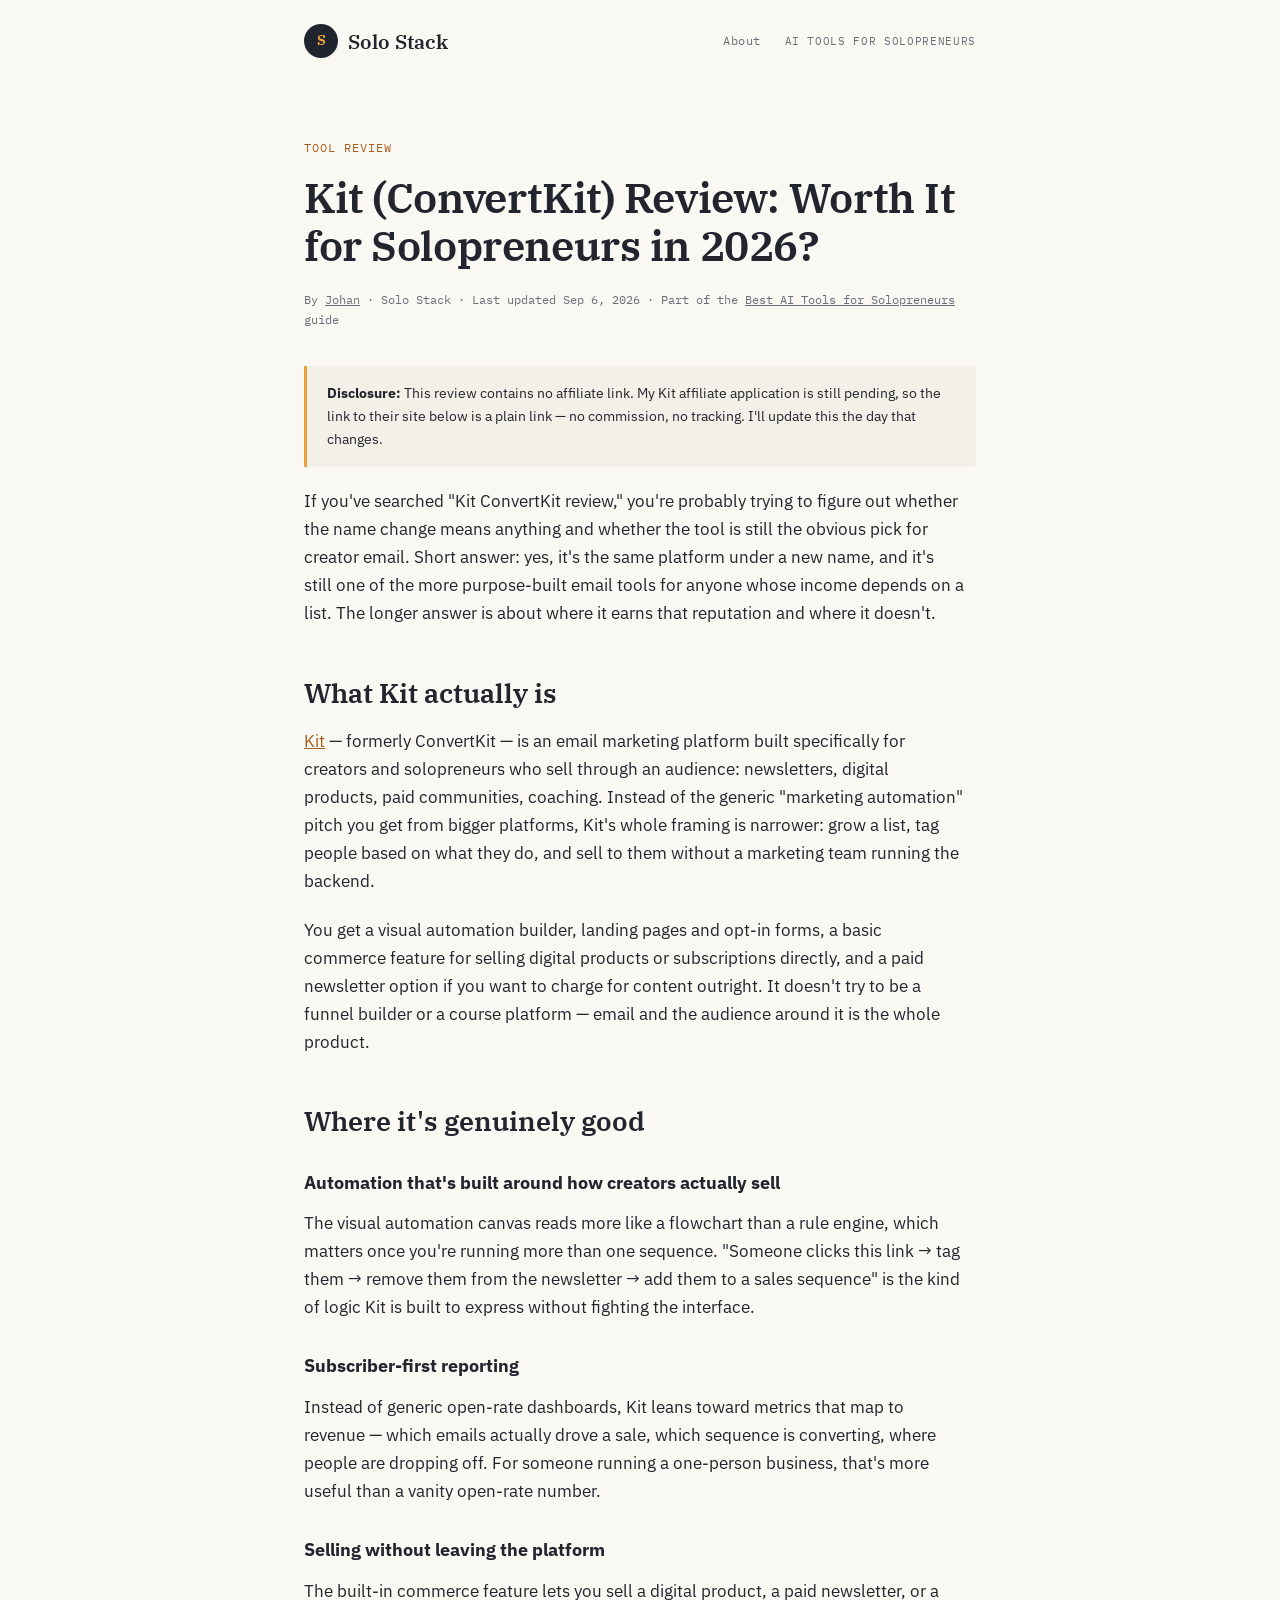
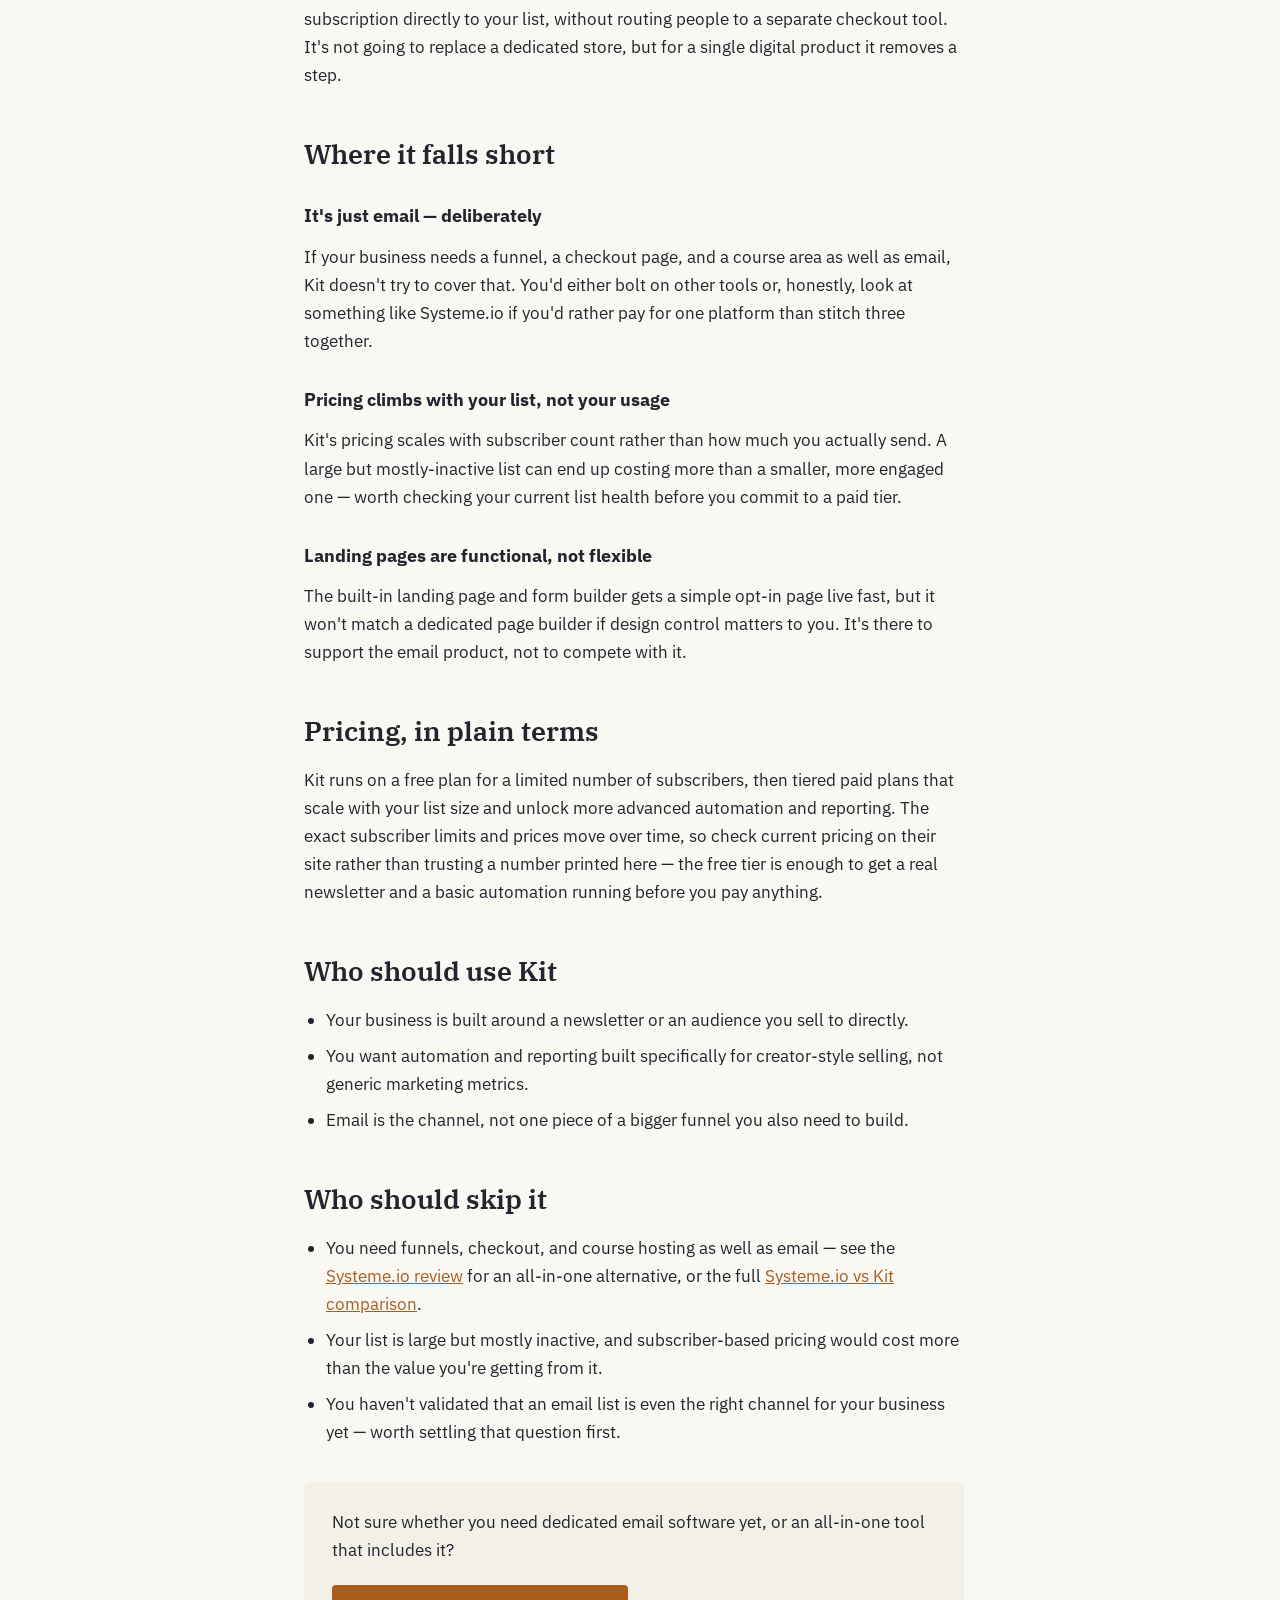
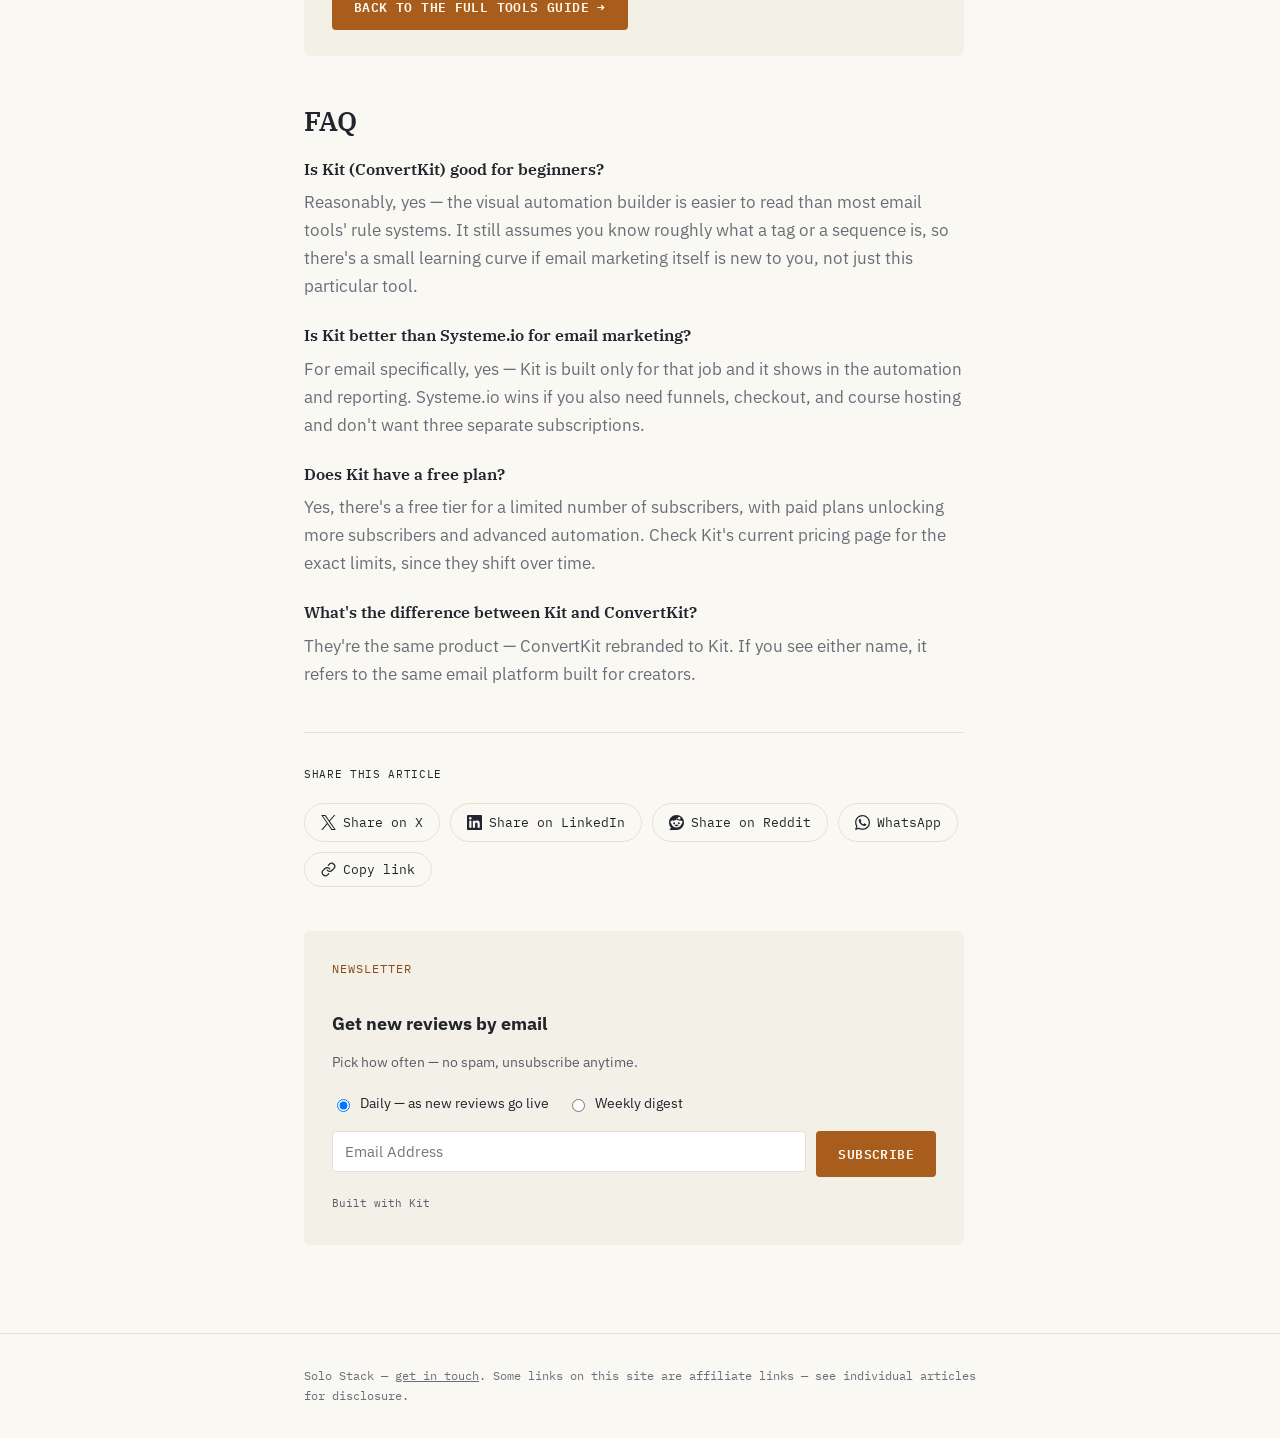
<file: articles/kit-convertkit-review.html>
<!DOCTYPE html>
<html lang="en">
<head>
<meta charset="UTF-8">
<meta name="viewport" content="width=device-width, initial-scale=1.0">
<meta name="robots" content="index, follow, max-image-preview:large">
<title>Kit (ConvertKit) Review: Worth It for Solopreneurs in 2026?</title>
<meta name="description" content="A Kit (ConvertKit) review for solopreneurs: what the creator email platform does well, where it's limited, and who should use it instead of an all-in-one tool.">
<link rel="canonical" href="https://johan1974.github.io/solo-stack-blog/articles/kit-convertkit-review.html">
<link rel="icon" type="image/svg+xml" href="../assets/favicon.svg">
<link rel="apple-touch-icon" href="../apple-touch-icon.png">
<link rel="manifest" href="../manifest.json">
<link rel="preconnect" href="https://fonts.googleapis.com">
<link rel="preconnect" href="https://fonts.gstatic.com" crossorigin>
<link href="https://fonts.googleapis.com/css2?family=IBM+Plex+Serif:wght@600;700&family=IBM+Plex+Mono:wght@400;600&family=IBM+Plex+Sans:wght@400;700&display=swap" rel="stylesheet">
<link rel="alternate" type="application/rss+xml" title="Solo Stack" href="../feed.xml">
<meta property="og:type" content="article">
<meta property="og:site_name" content="Solo Stack">
<meta property="og:title" content="Kit (ConvertKit) Review: Worth It for Solopreneurs in 2026?">
<meta property="og:description" content="A Kit (ConvertKit) review for solopreneurs: what the creator email platform does well, where it's limited, and who should use it instead of an all-in-one tool.">
<meta property="og:url" content="https://johan1974.github.io/solo-stack-blog/articles/kit-convertkit-review.html">
<meta property="og:image" content="https://johan1974.github.io/solo-stack-blog/assets/og-image.png">
<meta name="twitter:card" content="summary_large_image">
<meta name="twitter:title" content="Kit (ConvertKit) Review: Worth It for Solopreneurs in 2026?">
<meta name="twitter:description" content="A Kit (ConvertKit) review for solopreneurs: what the creator email platform does well, where it's limited, and who should use it instead of an all-in-one tool.">
<meta name="twitter:image" content="https://johan1974.github.io/solo-stack-blog/assets/og-image.png">
<link rel="stylesheet" href="../style.css">
<script type="application/ld+json">
{
  "@context": "https://schema.org",
  "@type": "Article",
  "headline": "Kit (ConvertKit) Review: Worth It for Solopreneurs in 2026?",
  "author": {"@type": "Person", "name": "Johan"},
  "publisher": {"@type": "Organization", "name": "Solo Stack"},
  "datePublished": "2026-09-06",
  "dateModified": "2026-09-06",
  "mainEntityOfPage": "https://johan1974.github.io/solo-stack-blog/articles/kit-convertkit-review.html"
}
</script>
<script type="application/ld+json">
{
  "@context": "https://schema.org",
  "@type": "BreadcrumbList",
  "itemListElement": [
    {"@type": "ListItem", "position": 1, "name": "Home", "item": "https://johan1974.github.io/solo-stack-blog/"},
    {"@type": "ListItem", "position": 2, "name": "Reviews", "item": "https://johan1974.github.io/solo-stack-blog/#reviews"},
    {"@type": "ListItem", "position": 3, "name": "Kit (ConvertKit) Review: Worth It for Solopreneurs in 2026?", "item": "https://johan1974.github.io/solo-stack-blog/articles/kit-convertkit-review.html"}
  ]
}
</script>
<script type="application/ld+json">
{
  "@context": "https://schema.org",
  "@type": "FAQPage",
  "mainEntity": [
    {"@type": "Question", "name": "Is Kit (ConvertKit) good for beginners?", "acceptedAnswer": {"@type": "Answer", "text": "Reasonably, yes — the visual automation builder is easier to read than most email tools' rule systems. It still assumes you know roughly what a tag or a sequence is, so there's a small learning curve if email marketing itself is new to you, not just this particular tool."}},
    {"@type": "Question", "name": "Is Kit better than Systeme.io for email marketing?", "acceptedAnswer": {"@type": "Answer", "text": "For email specifically, yes — Kit is built only for that job and it shows in the automation and reporting. Systeme.io wins if you also need funnels, checkout, and course hosting and don't want three separate subscriptions."}},
    {"@type": "Question", "name": "Does Kit have a free plan?", "acceptedAnswer": {"@type": "Answer", "text": "Yes, there's a free tier for a limited number of subscribers, with paid plans unlocking more subscribers and advanced automation. Check Kit's current pricing page for the exact limits, since they shift over time."}},
    {"@type": "Question", "name": "What's the difference between Kit and ConvertKit?", "acceptedAnswer": {"@type": "Answer", "text": "They're the same product — ConvertKit rebranded to Kit. If you see either name, it refers to the same email platform built for creators."}}
  ]
}
</script>
</head>
<body>

<header class="site">
  <div class="wrap">
    <a class="logo" href="../">
      <span class="mark"><span>S</span></span>
      <span class="name">Solo Stack</span>
    </a>
    <nav class="site-nav" aria-label="Site navigation">
      <a href="../about.html">About</a>
      <span class="tagline">AI tools for solopreneurs</span>
    </nav>
  </div>
</header>

<main>
<article class="post wrap">
  <p class="kicker">Tool review</p>
  <h1>Kit (ConvertKit) Review: Worth It for Solopreneurs in 2026?</h1>
  <p class="meta">By <a href="../">Johan</a> · Solo Stack · Last updated Sep 6, 2026 · Part of the <a href="best-ai-tools-for-solopreneurs-2026.html">Best AI Tools for Solopreneurs</a> guide</p>

  <p class="disclosure"><b>Disclosure:</b> This review contains no affiliate link. My Kit affiliate application is still pending, so the link to their site below is a plain link — no commission, no tracking. I'll update this the day that changes.</p>

  <div class="content">

    <p>If you've searched "Kit ConvertKit review," you're probably trying to figure out whether the name change means anything and whether the tool is still the obvious pick for creator email. Short answer: yes, it's the same platform under a new name, and it's still one of the more purpose-built email tools for anyone whose income depends on a list. The longer answer is about where it earns that reputation and where it doesn't.</p>

    <h2>What Kit actually is</h2>
    <p><a href="https://kit.com" rel="noopener" target="_blank">Kit</a> — formerly ConvertKit — is an email marketing platform built specifically for creators and solopreneurs who sell through an audience: newsletters, digital products, paid communities, coaching. Instead of the generic "marketing automation" pitch you get from bigger platforms, Kit's whole framing is narrower: grow a list, tag people based on what they do, and sell to them without a marketing team running the backend.</p>
    <p>You get a visual automation builder, landing pages and opt-in forms, a basic commerce feature for selling digital products or subscriptions directly, and a paid newsletter option if you want to charge for content outright. It doesn't try to be a funnel builder or a course platform — email and the audience around it is the whole product.</p>

    <h2>Where it's genuinely good</h2>
    <h3>Automation that's built around how creators actually sell</h3>
    <p>The visual automation canvas reads more like a flowchart than a rule engine, which matters once you're running more than one sequence. "Someone clicks this link → tag them → remove them from the newsletter → add them to a sales sequence" is the kind of logic Kit is built to express without fighting the interface.</p>
    <h3>Subscriber-first reporting</h3>
    <p>Instead of generic open-rate dashboards, Kit leans toward metrics that map to revenue — which emails actually drove a sale, which sequence is converting, where people are dropping off. For someone running a one-person business, that's more useful than a vanity open-rate number.</p>
    <h3>Selling without leaving the platform</h3>
    <p>The built-in commerce feature lets you sell a digital product, a paid newsletter, or a subscription directly to your list, without routing people to a separate checkout tool. It's not going to replace a dedicated store, but for a single digital product it removes a step.</p>

    <h2>Where it falls short</h2>
    <h3>It's just email — deliberately</h3>
    <p>If your business needs a funnel, a checkout page, and a course area as well as email, Kit doesn't try to cover that. You'd either bolt on other tools or, honestly, look at something like Systeme.io if you'd rather pay for one platform than stitch three together.</p>
    <h3>Pricing climbs with your list, not your usage</h3>
    <p>Kit's pricing scales with subscriber count rather than how much you actually send. A large but mostly-inactive list can end up costing more than a smaller, more engaged one — worth checking your current list health before you commit to a paid tier.</p>
    <h3>Landing pages are functional, not flexible</h3>
    <p>The built-in landing page and form builder gets a simple opt-in page live fast, but it won't match a dedicated page builder if design control matters to you. It's there to support the email product, not to compete with it.</p>

    <h2>Pricing, in plain terms</h2>
    <p>Kit runs on a free plan for a limited number of subscribers, then tiered paid plans that scale with your list size and unlock more advanced automation and reporting. The exact subscriber limits and prices move over time, so check current pricing on their site rather than trusting a number printed here — the free tier is enough to get a real newsletter and a basic automation running before you pay anything.</p>

    <h2>Who should use Kit</h2>
    <ul>
      <li>Your business is built around a newsletter or an audience you sell to directly.</li>
      <li>You want automation and reporting built specifically for creator-style selling, not generic marketing metrics.</li>
      <li>Email is the channel, not one piece of a bigger funnel you also need to build.</li>
    </ul>

    <h2>Who should skip it</h2>
    <ul>
      <li>You need funnels, checkout, and course hosting as well as email — see the <a href="systeme-io-review.html">Systeme.io review</a> for an all-in-one alternative, or the full <a href="systeme-io-vs-kit.html">Systeme.io vs Kit comparison</a>.</li>
      <li>Your list is large but mostly inactive, and subscriber-based pricing would cost more than the value you're getting from it.</li>
      <li>You haven't validated that an email list is even the right channel for your business yet — worth settling that question first.</li>
    </ul>

    <div class="cta-box">
      <p>Not sure whether you need dedicated email software yet, or an all-in-one tool that includes it?</p>
      <a class="btn" href="best-ai-tools-for-solopreneurs-2026.html">Back to the full tools guide →</a>
    </div>

    <h2>FAQ</h2>

    <dl class="faq">
      <dt>Is Kit (ConvertKit) good for beginners?</dt>
      <dd>Reasonably, yes — the visual automation builder is easier to read than most email tools' rule systems. It still assumes you know roughly what a tag or a sequence is, so there's a small learning curve if email marketing itself is new to you, not just this particular tool.</dd>
      <dt>Is Kit better than Systeme.io for email marketing?</dt>
      <dd>For email specifically, yes — Kit is built only for that job and it shows in the automation and reporting. Systeme.io wins if you also need funnels, checkout, and course hosting and don't want three separate subscriptions.</dd>
      <dt>Does Kit have a free plan?</dt>
      <dd>Yes, there's a free tier for a limited number of subscribers, with paid plans unlocking more subscribers and advanced automation. Check Kit's current pricing page for the exact limits, since they shift over time.</dd>
      <dt>What's the difference between Kit and ConvertKit?</dt>
      <dd>They're the same product — ConvertKit rebranded to Kit. If you see either name, it refers to the same email platform built for creators.</dd>
    </dl>

    <div class="share-row">
      <p>Share this article</p>
      <div class="share-links">
        <a href="https://twitter.com/intent/tweet?url=https%3A%2F%2Fjohan1974.github.io%2Fsolo-stack-blog%2Farticles%2Fkit-convertkit-review.html&text=Kit%20%28ConvertKit%29%20Review%3A%20Is%20It%20Worth%20It%20for%20Solopreneurs%20in%202026%3F" rel="noopener" target="_blank"><svg viewBox="0 0 24 24" width="15" height="15" fill="currentColor" aria-hidden="true"><path d="M14.234 10.162 22.977 0h-2.072l-7.591 8.824L7.251 0H.258l9.168 13.343L.258 24H2.33l8.016-9.318L16.749 24h6.993zm-2.837 3.299-.929-1.329L3.076 1.56h3.182l5.965 8.532.929 1.329 7.754 11.09h-3.182z"/></svg><span>Share on X</span></a>
        <a href="https://www.linkedin.com/sharing/share-offsite/?url=https%3A%2F%2Fjohan1974.github.io%2Fsolo-stack-blog%2Farticles%2Fkit-convertkit-review.html" rel="noopener" target="_blank"><svg viewBox="0 0 24 24" width="15" height="15" fill="currentColor" aria-hidden="true"><path d="M20.447 20.452h-3.554v-5.569c0-1.328-.027-3.037-1.852-3.037-1.853 0-2.136 1.445-2.136 2.939v5.667H9.351V9h3.414v1.561h.046c.477-.9 1.637-1.85 3.37-1.85 3.601 0 4.267 2.37 4.267 5.455v6.286zM5.337 7.433c-1.144 0-2.063-.926-2.063-2.065 0-1.138.92-2.063 2.063-2.063 1.14 0 2.064.925 2.064 2.063 0 1.139-.925 2.065-2.064 2.065zm1.782 13.019H3.555V9h3.564v11.452zM22.225 0H1.771C.792 0 0 .774 0 1.729v20.542C0 23.227.792 24 1.771 24h20.451C23.2 24 24 23.227 24 22.271V1.729C24 .774 23.2 0 22.222 0h.003z"/></svg><span>Share on LinkedIn</span></a>
        <a href="https://www.reddit.com/submit?url=https%3A%2F%2Fjohan1974.github.io%2Fsolo-stack-blog%2Farticles%2Fkit-convertkit-review.html&title=Kit%20%28ConvertKit%29%20Review%3A%20Is%20It%20Worth%20It%20for%20Solopreneurs%20in%202026%3F" rel="noopener" target="_blank"><svg viewBox="0 0 24 24" width="15" height="15" fill="currentColor" aria-hidden="true"><path d="M12 0C5.373 0 0 5.373 0 12c0 3.314 1.343 6.314 3.515 8.485l-2.286 2.286C.775 23.225 1.097 24 1.738 24H12c6.627 0 12-5.373 12-12S18.627 0 12 0Zm4.388 3.199c1.104 0 1.999.895 1.999 1.999 0 1.105-.895 2-1.999 2-.946 0-1.739-.657-1.947-1.539v.002c-1.147.162-2.032 1.15-2.032 2.341v.007c1.776.067 3.4.567 4.686 1.363.473-.363 1.064-.58 1.707-.58 1.547 0 2.802 1.254 2.802 2.802 0 1.117-.655 2.081-1.601 2.531-.088 3.256-3.637 5.876-7.997 5.876-4.361 0-7.905-2.617-7.998-5.87-.954-.447-1.614-1.415-1.614-2.538 0-1.548 1.255-2.802 2.803-2.802.645 0 1.239.218 1.712.585 1.275-.79 2.881-1.291 4.64-1.365v-.01c0-1.663 1.263-3.034 2.88-3.207.188-.911.993-1.595 1.959-1.595Zm-8.085 8.376c-.784 0-1.459.78-1.506 1.797-.047 1.016.64 1.429 1.426 1.429.786 0 1.371-.369 1.418-1.385.047-1.017-.553-1.841-1.338-1.841Zm7.406 0c-.786 0-1.385.824-1.338 1.841.047 1.017.634 1.385 1.418 1.385.785 0 1.473-.413 1.426-1.429-.046-1.017-.721-1.797-1.506-1.797Zm-3.703 4.013c-.974 0-1.907.048-2.77.135-.147.015-.241.168-.183.305.483 1.154 1.622 1.964 2.953 1.964 1.33 0 2.47-.81 2.953-1.964.057-.137-.037-.29-.184-.305-.863-.087-1.795-.135-2.769-.135Z"/></svg><span>Share on Reddit</span></a>
        <a href="https://api.whatsapp.com/send?text=Kit%20%28ConvertKit%29%20Review%3A%20Is%20It%20Worth%20It%20for%20Solopreneurs%20in%202026%3F%20https%3A%2F%2Fjohan1974.github.io%2Fsolo-stack-blog%2Farticles%2Fkit-convertkit-review.html" rel="noopener" target="_blank"><svg viewBox="0 0 24 24" width="15" height="15" fill="currentColor" aria-hidden="true"><path d="M17.472 14.382c-.297-.149-1.758-.867-2.03-.967-.273-.099-.471-.148-.67.15-.197.297-.767.966-.94 1.164-.173.199-.347.223-.644.075-.297-.15-1.255-.463-2.39-1.475-.883-.788-1.48-1.761-1.653-2.059-.173-.297-.018-.458.13-.606.134-.133.298-.347.446-.52.149-.174.198-.298.298-.497.099-.198.05-.371-.025-.52-.075-.149-.669-1.612-.916-2.207-.242-.579-.487-.5-.669-.51-.173-.008-.371-.01-.57-.01-.198 0-.52.074-.792.372-.272.297-1.04 1.016-1.04 2.479 0 1.462 1.065 2.875 1.213 3.074.149.198 2.096 3.2 5.077 4.487.709.306 1.262.489 1.694.625.712.227 1.36.195 1.871.118.571-.085 1.758-.719 2.006-1.413.248-.694.248-1.289.173-1.413-.074-.124-.272-.198-.57-.347m-5.421 7.403h-.004a9.87 9.87 0 01-5.031-1.378l-.361-.214-3.741.982.998-3.648-.235-.374a9.86 9.86 0 01-1.51-5.26c.001-5.45 4.436-9.884 9.888-9.884 2.64 0 5.122 1.03 6.988 2.898a9.825 9.825 0 012.893 6.994c-.003 5.45-4.437 9.884-9.885 9.884m8.413-18.297A11.815 11.815 0 0012.05 0C5.495 0 .16 5.335.157 11.892c0 2.096.547 4.142 1.588 5.945L.057 24l6.305-1.654a11.882 11.882 0 005.683 1.448h.005c6.554 0 11.89-5.335 11.893-11.893a11.821 11.821 0 00-3.48-8.413Z"/></svg><span>WhatsApp</span></a>
        <button type="button" class="copy-link"><svg viewBox="0 0 24 24" width="15" height="15" fill="none" stroke="currentColor" stroke-width="2" stroke-linecap="round" stroke-linejoin="round" aria-hidden="true"><path d="M10 13a5 5 0 0 0 7.54.54l3-3a5 5 0 0 0-7.07-7.07l-1.72 1.71"/><path d="M14 11a5 5 0 0 0-7.54-.54l-3 3a5 5 0 0 0 7.07 7.07l1.71-1.71"/></svg><span>Copy link</span></button>
      </div>
    </div>

    <div data-subscribe-widget></div>

  </div>
</article>
</main>

<footer class="site">
  <div class="wrap">
    Solo Stack — <a href="../contact.html">get in touch</a>. Some links on this site are affiliate links — see individual articles for disclosure.
  </div>
</footer>

<script>
document.querySelectorAll('.copy-link').forEach(function(btn){
  var label = btn.querySelector('span');
  var original = label.textContent;
  btn.addEventListener('click', function(){
    navigator.clipboard.writeText(location.href).then(function(){
      label.textContent = 'Copied!';
      btn.classList.add('copied');
      setTimeout(function(){
        label.textContent = original;
        btn.classList.remove('copied');
      }, 2000);
    });
  });
});
</script>
<script src="../assets/subscribe-widget.js"></script>
<script data-goatcounter="https://solo-stack-blog.goatcounter.com/count" async src="//gc.zgo.at/count.js"></script>
</body>
</html>
</file>
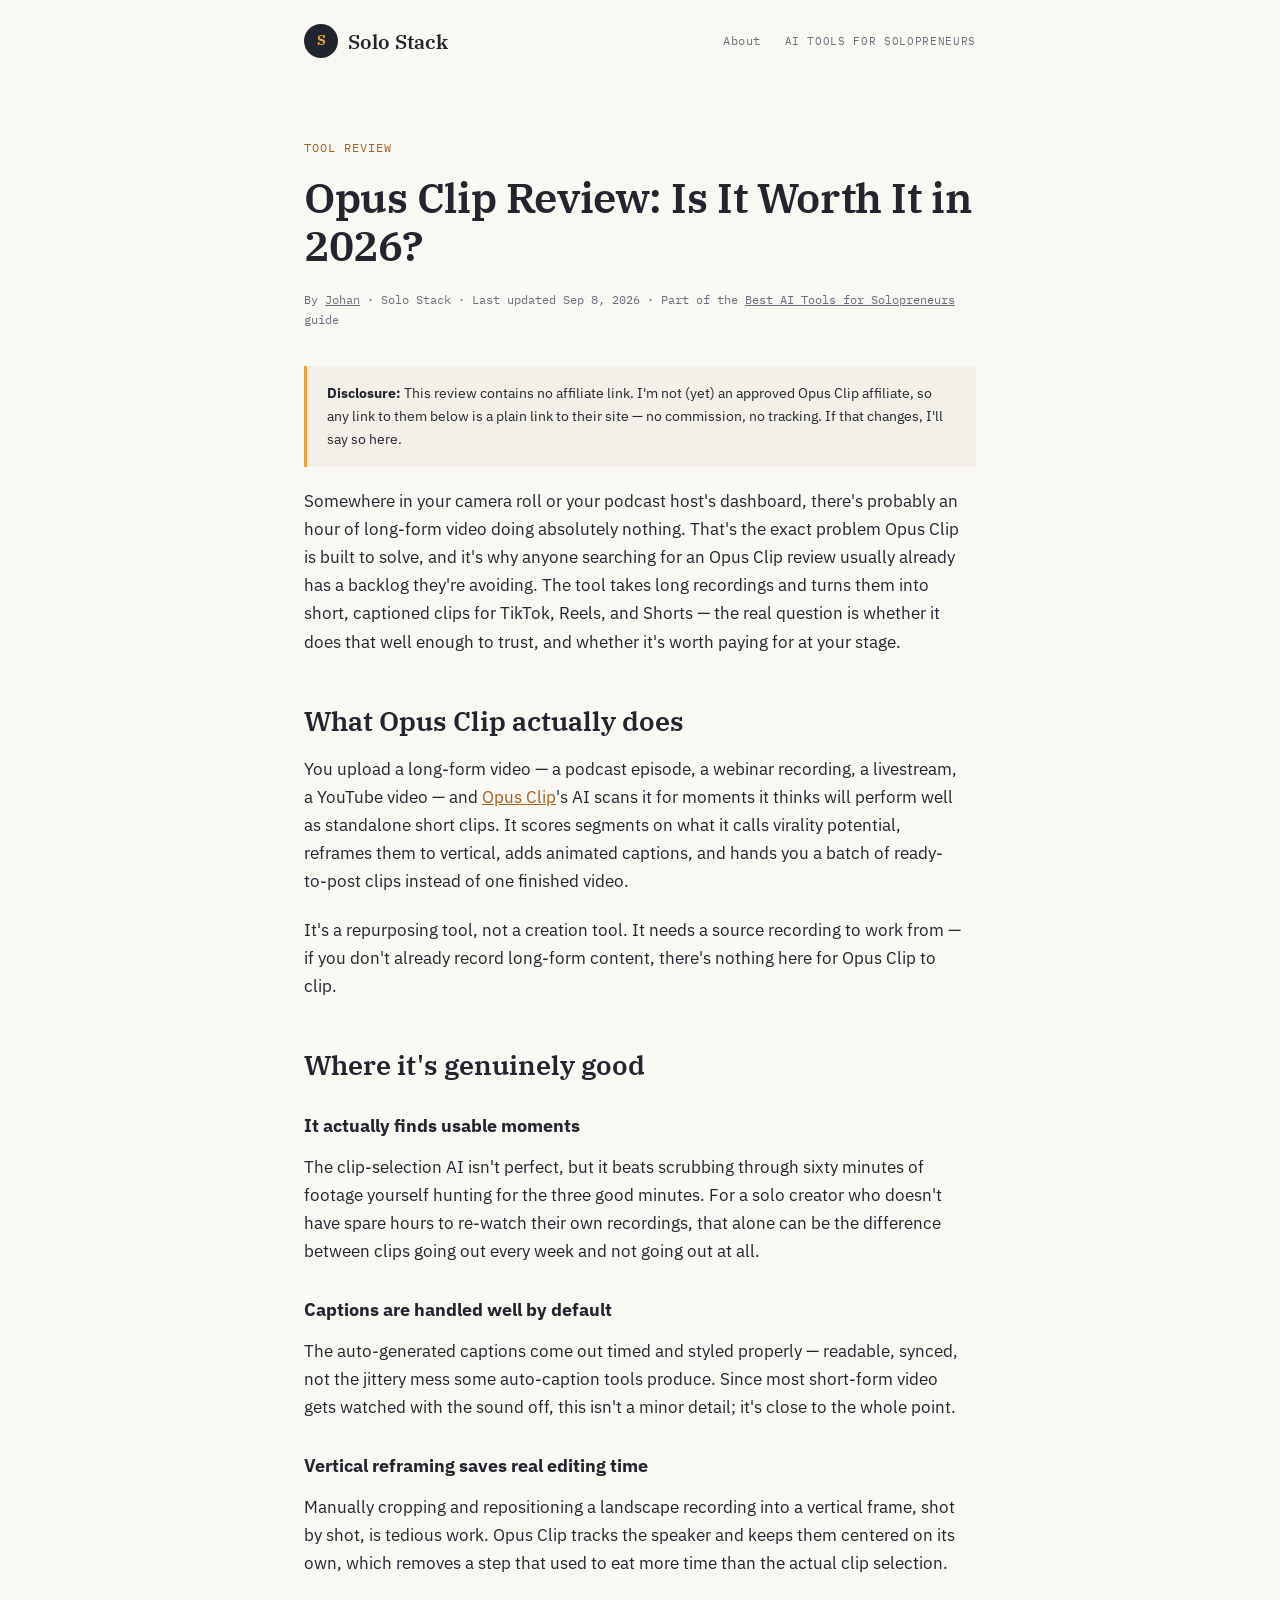
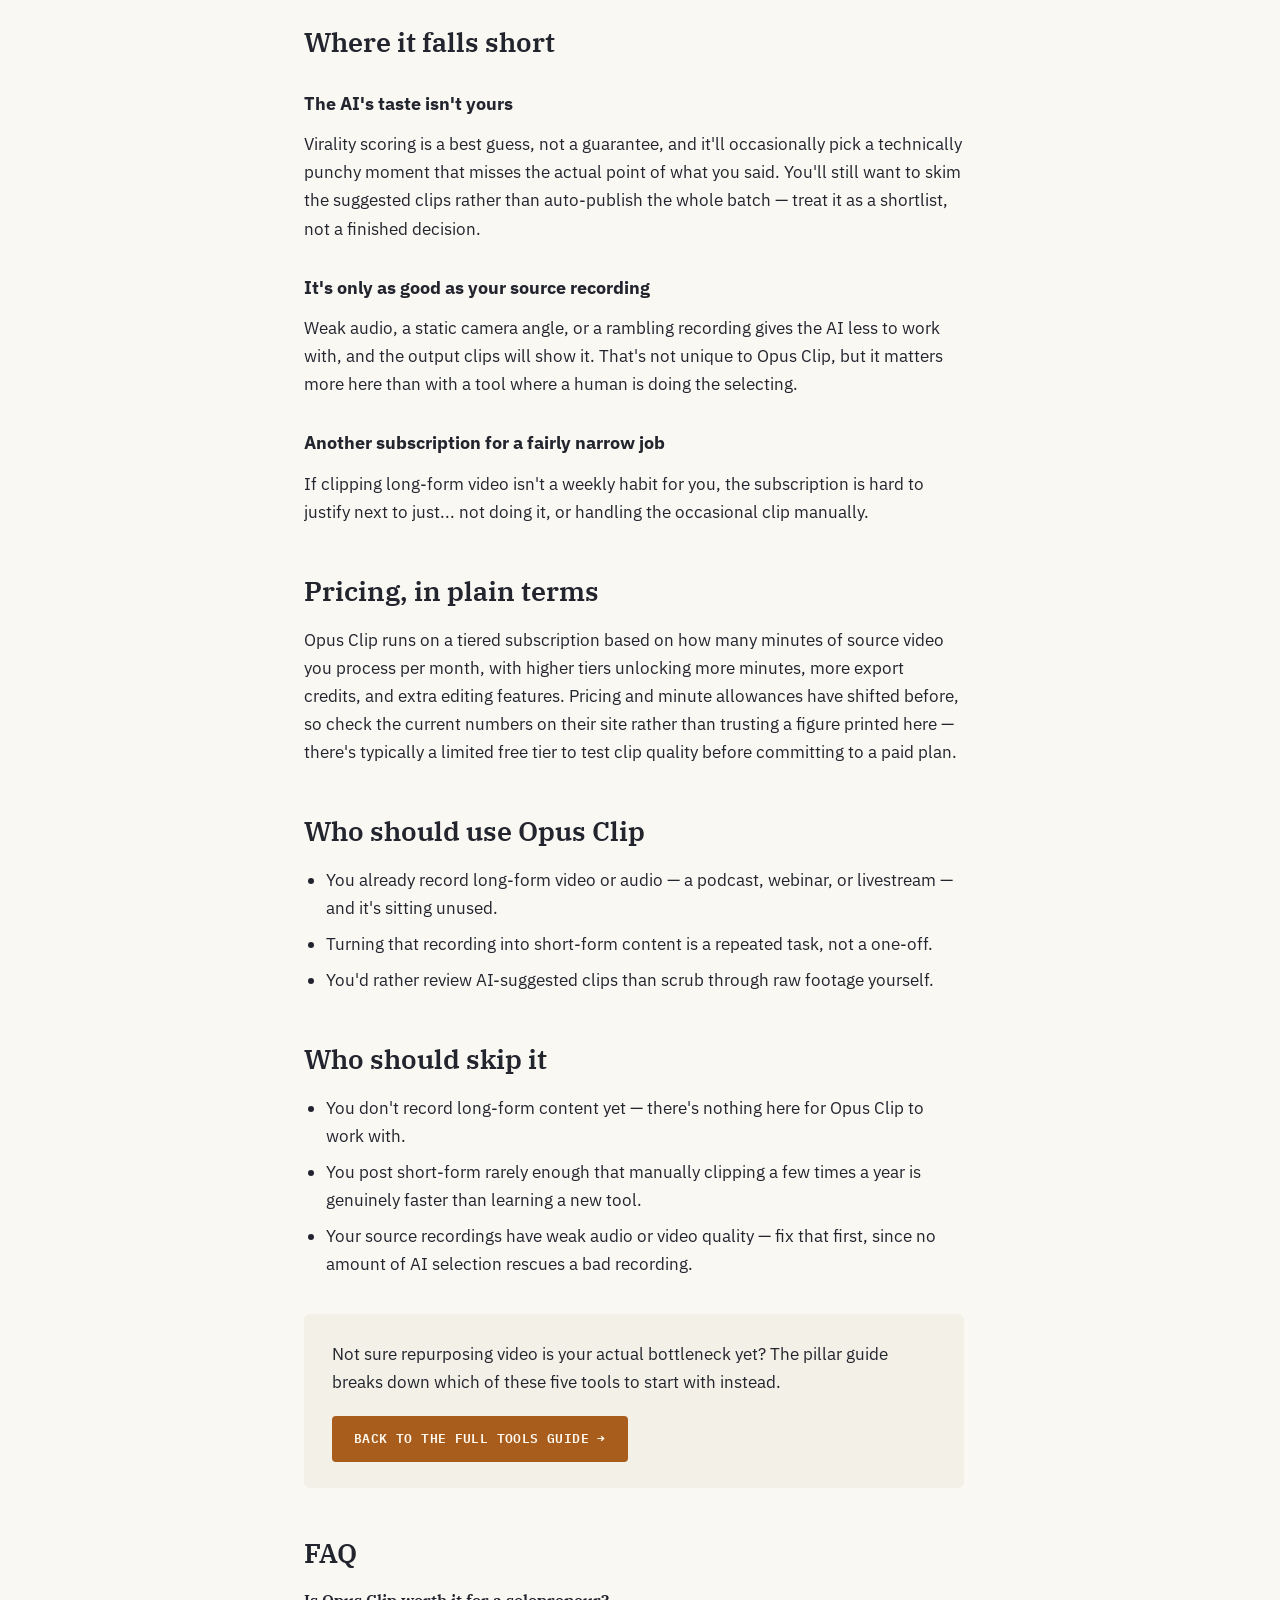
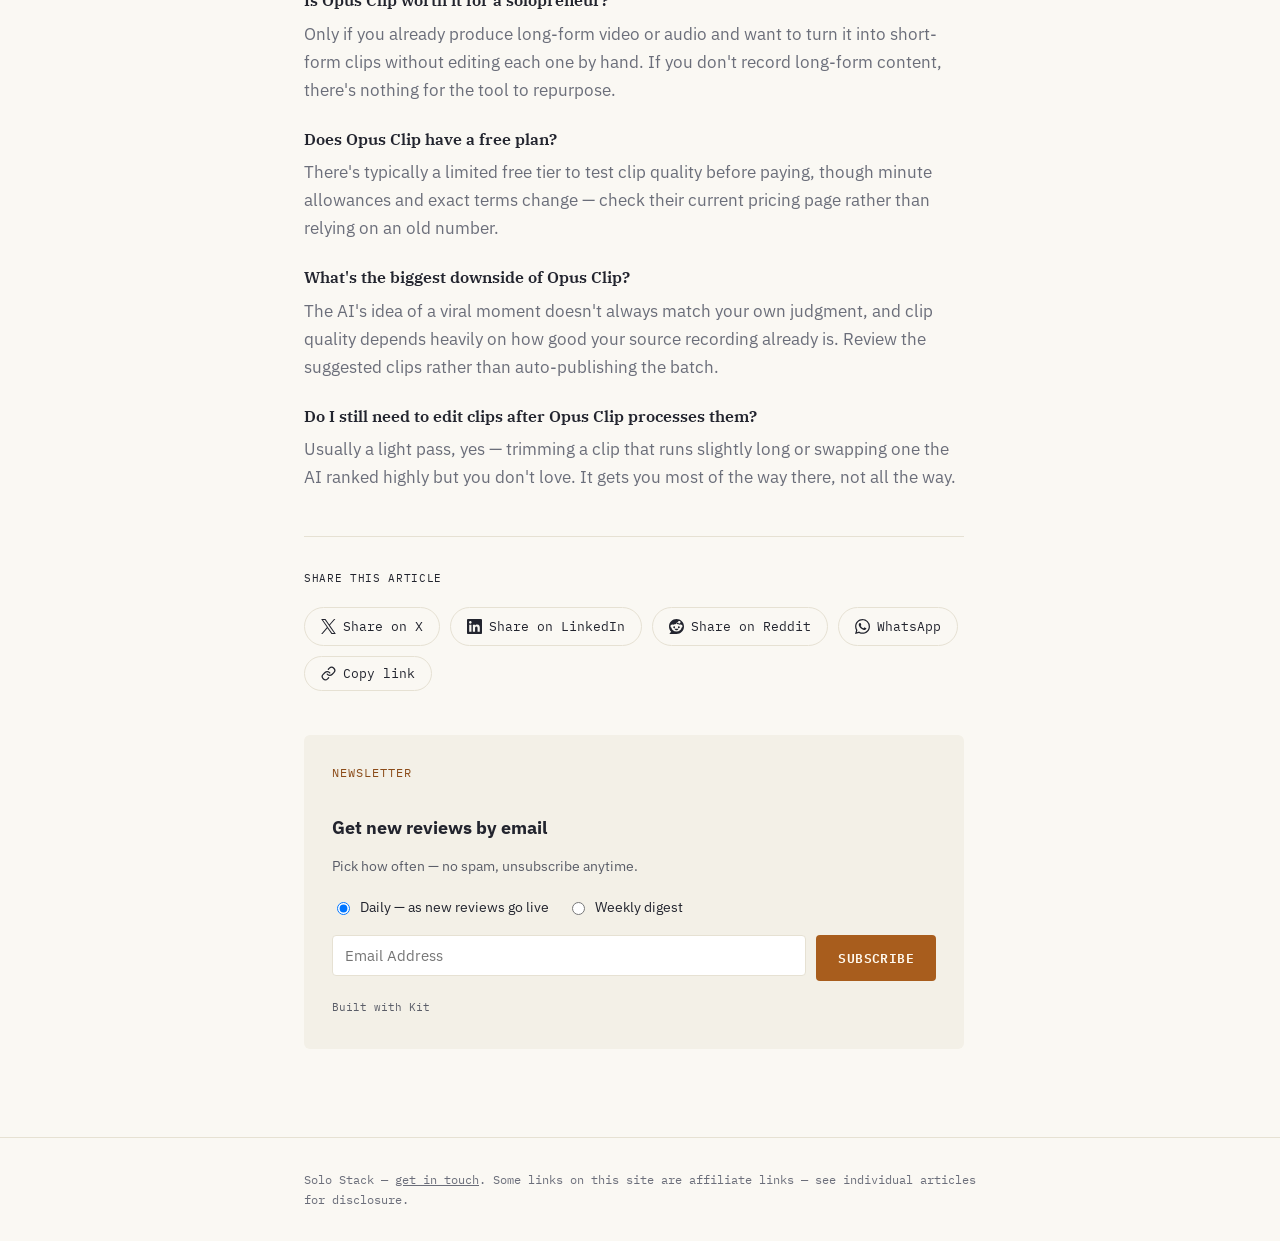
<file: articles/opus-clip-review.html>
<!DOCTYPE html>
<html lang="en">
<head>
<meta charset="UTF-8">
<meta name="viewport" content="width=device-width, initial-scale=1.0">
<meta name="robots" content="index, follow, max-image-preview:large">
<title>Opus Clip Review: Is It Worth It in 2026?</title>
<meta name="description" content="An honest Opus Clip review for solopreneurs: what the AI video-clipping tool does well, where it falls short, and who should skip it.">
<link rel="canonical" href="https://johan1974.github.io/solo-stack-blog/articles/opus-clip-review.html">
<link rel="icon" type="image/svg+xml" href="../assets/favicon.svg">
<link rel="apple-touch-icon" href="../apple-touch-icon.png">
<link rel="manifest" href="../manifest.json">
<link rel="preconnect" href="https://fonts.googleapis.com">
<link rel="preconnect" href="https://fonts.gstatic.com" crossorigin>
<link href="https://fonts.googleapis.com/css2?family=IBM+Plex+Serif:wght@600;700&family=IBM+Plex+Mono:wght@400;600&family=IBM+Plex+Sans:wght@400;700&display=swap" rel="stylesheet">
<link rel="alternate" type="application/rss+xml" title="Solo Stack" href="../feed.xml">
<meta property="og:type" content="article">
<meta property="og:site_name" content="Solo Stack">
<meta property="og:title" content="Opus Clip Review: Is It Worth It in 2026?">
<meta property="og:description" content="An honest Opus Clip review for solopreneurs: what the AI video-clipping tool does well, where it falls short, and who should skip it.">
<meta property="og:url" content="https://johan1974.github.io/solo-stack-blog/articles/opus-clip-review.html">
<meta property="og:image" content="https://johan1974.github.io/solo-stack-blog/assets/og-image.png">
<meta name="twitter:card" content="summary_large_image">
<meta name="twitter:title" content="Opus Clip Review: Is It Worth It in 2026?">
<meta name="twitter:description" content="An honest Opus Clip review for solopreneurs: what the AI video-clipping tool does well, where it falls short, and who should skip it.">
<meta name="twitter:image" content="https://johan1974.github.io/solo-stack-blog/assets/og-image.png">
<link rel="stylesheet" href="../style.css">
<script type="application/ld+json">
{
  "@context": "https://schema.org",
  "@type": "Article",
  "headline": "Opus Clip Review: Is It Worth It in 2026?",
  "author": {"@type": "Person", "name": "Johan"},
  "publisher": {"@type": "Organization", "name": "Solo Stack"},
  "datePublished": "2026-09-08",
  "dateModified": "2026-09-08",
  "mainEntityOfPage": "https://johan1974.github.io/solo-stack-blog/articles/opus-clip-review.html"
}
</script>
<script type="application/ld+json">
{
  "@context": "https://schema.org",
  "@type": "BreadcrumbList",
  "itemListElement": [
    {"@type": "ListItem", "position": 1, "name": "Home", "item": "https://johan1974.github.io/solo-stack-blog/"},
    {"@type": "ListItem", "position": 2, "name": "Reviews", "item": "https://johan1974.github.io/solo-stack-blog/#reviews"},
    {"@type": "ListItem", "position": 3, "name": "Opus Clip Review: Is It Worth It in 2026?", "item": "https://johan1974.github.io/solo-stack-blog/articles/opus-clip-review.html"}
  ]
}
</script>
<script type="application/ld+json">
{
  "@context": "https://schema.org",
  "@type": "FAQPage",
  "mainEntity": [
    {"@type": "Question", "name": "Is Opus Clip worth it for a solopreneur?", "acceptedAnswer": {"@type": "Answer", "text": "Only if you already produce long-form video or audio and want to turn it into short-form clips without editing each one by hand. If you don't record long-form content, there's nothing for the tool to repurpose."}},
    {"@type": "Question", "name": "Does Opus Clip have a free plan?", "acceptedAnswer": {"@type": "Answer", "text": "There's typically a limited free tier to test clip quality before paying, though minute allowances and exact terms change — check their current pricing page rather than relying on an old number."}},
    {"@type": "Question", "name": "What's the biggest downside of Opus Clip?", "acceptedAnswer": {"@type": "Answer", "text": "The AI's idea of a viral moment doesn't always match your own judgment, and clip quality depends heavily on how good your source recording already is. Review the suggested clips rather than auto-publishing the batch."}},
    {"@type": "Question", "name": "Do I still need to edit clips after Opus Clip processes them?", "acceptedAnswer": {"@type": "Answer", "text": "Usually a light pass, yes — trimming a clip that runs slightly long or swapping one the AI ranked highly but you don't love. It gets you most of the way there, not all the way."}}
  ]
}
</script>
</head>
<body>

<header class="site">
  <div class="wrap">
    <a class="logo" href="../">
      <span class="mark"><span>S</span></span>
      <span class="name">Solo Stack</span>
    </a>
    <nav class="site-nav" aria-label="Site navigation">
      <a href="../about.html">About</a>
      <span class="tagline">AI tools for solopreneurs</span>
    </nav>
  </div>
</header>

<main>
<article class="post wrap">
  <p class="kicker">Tool review</p>
  <h1>Opus Clip Review: Is It Worth It in 2026?</h1>
  <p class="meta">By <a href="../">Johan</a> · Solo Stack · Last updated Sep 8, 2026 · Part of the <a href="best-ai-tools-for-solopreneurs-2026.html">Best AI Tools for Solopreneurs</a> guide</p>

  <p class="disclosure"><b>Disclosure:</b> This review contains no affiliate link. I'm not (yet) an approved Opus Clip affiliate, so any link to them below is a plain link to their site — no commission, no tracking. If that changes, I'll say so here.</p>

  <div class="content">

    <p>Somewhere in your camera roll or your podcast host's dashboard, there's probably an hour of long-form video doing absolutely nothing. That's the exact problem Opus Clip is built to solve, and it's why anyone searching for an Opus Clip review usually already has a backlog they're avoiding. The tool takes long recordings and turns them into short, captioned clips for TikTok, Reels, and Shorts — the real question is whether it does that well enough to trust, and whether it's worth paying for at your stage.</p>

    <h2>What Opus Clip actually does</h2>
    <p>You upload a long-form video — a podcast episode, a webinar recording, a livestream, a YouTube video — and <a href="https://www.opus.pro" rel="noopener" target="_blank">Opus Clip</a>'s AI scans it for moments it thinks will perform well as standalone short clips. It scores segments on what it calls virality potential, reframes them to vertical, adds animated captions, and hands you a batch of ready-to-post clips instead of one finished video.</p>
    <p>It's a repurposing tool, not a creation tool. It needs a source recording to work from — if you don't already record long-form content, there's nothing here for Opus Clip to clip.</p>

    <h2>Where it's genuinely good</h2>
    <h3>It actually finds usable moments</h3>
    <p>The clip-selection AI isn't perfect, but it beats scrubbing through sixty minutes of footage yourself hunting for the three good minutes. For a solo creator who doesn't have spare hours to re-watch their own recordings, that alone can be the difference between clips going out every week and not going out at all.</p>
    <h3>Captions are handled well by default</h3>
    <p>The auto-generated captions come out timed and styled properly — readable, synced, not the jittery mess some auto-caption tools produce. Since most short-form video gets watched with the sound off, this isn't a minor detail; it's close to the whole point.</p>
    <h3>Vertical reframing saves real editing time</h3>
    <p>Manually cropping and repositioning a landscape recording into a vertical frame, shot by shot, is tedious work. Opus Clip tracks the speaker and keeps them centered on its own, which removes a step that used to eat more time than the actual clip selection.</p>

    <h2>Where it falls short</h2>
    <h3>The AI's taste isn't yours</h3>
    <p>Virality scoring is a best guess, not a guarantee, and it'll occasionally pick a technically punchy moment that misses the actual point of what you said. You'll still want to skim the suggested clips rather than auto-publish the whole batch — treat it as a shortlist, not a finished decision.</p>
    <h3>It's only as good as your source recording</h3>
    <p>Weak audio, a static camera angle, or a rambling recording gives the AI less to work with, and the output clips will show it. That's not unique to Opus Clip, but it matters more here than with a tool where a human is doing the selecting.</p>
    <h3>Another subscription for a fairly narrow job</h3>
    <p>If clipping long-form video isn't a weekly habit for you, the subscription is hard to justify next to just... not doing it, or handling the occasional clip manually.</p>

    <h2>Pricing, in plain terms</h2>
    <p>Opus Clip runs on a tiered subscription based on how many minutes of source video you process per month, with higher tiers unlocking more minutes, more export credits, and extra editing features. Pricing and minute allowances have shifted before, so check the current numbers on their site rather than trusting a figure printed here — there's typically a limited free tier to test clip quality before committing to a paid plan.</p>

    <h2>Who should use Opus Clip</h2>
    <ul>
      <li>You already record long-form video or audio — a podcast, webinar, or livestream — and it's sitting unused.</li>
      <li>Turning that recording into short-form content is a repeated task, not a one-off.</li>
      <li>You'd rather review AI-suggested clips than scrub through raw footage yourself.</li>
    </ul>

    <h2>Who should skip it</h2>
    <ul>
      <li>You don't record long-form content yet — there's nothing here for Opus Clip to work with.</li>
      <li>You post short-form rarely enough that manually clipping a few times a year is genuinely faster than learning a new tool.</li>
      <li>Your source recordings have weak audio or video quality — fix that first, since no amount of AI selection rescues a bad recording.</li>
    </ul>

    <div class="cta-box">
      <p>Not sure repurposing video is your actual bottleneck yet? The pillar guide breaks down which of these five tools to start with instead.</p>
      <a class="btn" href="best-ai-tools-for-solopreneurs-2026.html">Back to the full tools guide →</a>
    </div>

    <h2>FAQ</h2>

    <dl class="faq">
      <dt>Is Opus Clip worth it for a solopreneur?</dt>
      <dd>Only if you already produce long-form video or audio and want to turn it into short-form clips without editing each one by hand. If you don't record long-form content, there's nothing for the tool to repurpose.</dd>
      <dt>Does Opus Clip have a free plan?</dt>
      <dd>There's typically a limited free tier to test clip quality before paying, though minute allowances and exact terms change — check their current pricing page rather than relying on an old number.</dd>
      <dt>What's the biggest downside of Opus Clip?</dt>
      <dd>The AI's idea of a viral moment doesn't always match your own judgment, and clip quality depends heavily on how good your source recording already is. Review the suggested clips rather than auto-publishing the batch.</dd>
      <dt>Do I still need to edit clips after Opus Clip processes them?</dt>
      <dd>Usually a light pass, yes — trimming a clip that runs slightly long or swapping one the AI ranked highly but you don't love. It gets you most of the way there, not all the way.</dd>
    </dl>

    <div class="share-row">
      <p>Share this article</p>
      <div class="share-links">
        <a href="https://twitter.com/intent/tweet?url=https%3A%2F%2Fjohan1974.github.io%2Fsolo-stack-blog%2Farticles%2Fopus-clip-review.html&text=Opus%20Clip%20Review%3A%20Is%20It%20Worth%20It%20in%202026%3F" rel="noopener" target="_blank"><svg viewBox="0 0 24 24" width="15" height="15" fill="currentColor" aria-hidden="true"><path d="M14.234 10.162 22.977 0h-2.072l-7.591 8.824L7.251 0H.258l9.168 13.343L.258 24H2.33l8.016-9.318L16.749 24h6.993zm-2.837 3.299-.929-1.329L3.076 1.56h3.182l5.965 8.532.929 1.329 7.754 11.09h-3.182z"/></svg><span>Share on X</span></a>
        <a href="https://www.linkedin.com/sharing/share-offsite/?url=https%3A%2F%2Fjohan1974.github.io%2Fsolo-stack-blog%2Farticles%2Fopus-clip-review.html" rel="noopener" target="_blank"><svg viewBox="0 0 24 24" width="15" height="15" fill="currentColor" aria-hidden="true"><path d="M20.447 20.452h-3.554v-5.569c0-1.328-.027-3.037-1.852-3.037-1.853 0-2.136 1.445-2.136 2.939v5.667H9.351V9h3.414v1.561h.046c.477-.9 1.637-1.85 3.37-1.85 3.601 0 4.267 2.37 4.267 5.455v6.286zM5.337 7.433c-1.144 0-2.063-.926-2.063-2.065 0-1.138.92-2.063 2.063-2.063 1.14 0 2.064.925 2.064 2.063 0 1.139-.925 2.065-2.064 2.065zm1.782 13.019H3.555V9h3.564v11.452zM22.225 0H1.771C.792 0 0 .774 0 1.729v20.542C0 23.227.792 24 1.771 24h20.451C23.2 24 24 23.227 24 22.271V1.729C24 .774 23.2 0 22.222 0h.003z"/></svg><span>Share on LinkedIn</span></a>
        <a href="https://www.reddit.com/submit?url=https%3A%2F%2Fjohan1974.github.io%2Fsolo-stack-blog%2Farticles%2Fopus-clip-review.html&title=Opus%20Clip%20Review%3A%20Is%20It%20Worth%20It%20in%202026%3F" rel="noopener" target="_blank"><svg viewBox="0 0 24 24" width="15" height="15" fill="currentColor" aria-hidden="true"><path d="M12 0C5.373 0 0 5.373 0 12c0 3.314 1.343 6.314 3.515 8.485l-2.286 2.286C.775 23.225 1.097 24 1.738 24H12c6.627 0 12-5.373 12-12S18.627 0 12 0Zm4.388 3.199c1.104 0 1.999.895 1.999 1.999 0 1.105-.895 2-1.999 2-.946 0-1.739-.657-1.947-1.539v.002c-1.147.162-2.032 1.15-2.032 2.341v.007c1.776.067 3.4.567 4.686 1.363.473-.363 1.064-.58 1.707-.58 1.547 0 2.802 1.254 2.802 2.802 0 1.117-.655 2.081-1.601 2.531-.088 3.256-3.637 5.876-7.997 5.876-4.361 0-7.905-2.617-7.998-5.87-.954-.447-1.614-1.415-1.614-2.538 0-1.548 1.255-2.802 2.803-2.802.645 0 1.239.218 1.712.585 1.275-.79 2.881-1.291 4.64-1.365v-.01c0-1.663 1.263-3.034 2.88-3.207.188-.911.993-1.595 1.959-1.595Zm-8.085 8.376c-.784 0-1.459.78-1.506 1.797-.047 1.016.64 1.429 1.426 1.429.786 0 1.371-.369 1.418-1.385.047-1.017-.553-1.841-1.338-1.841Zm7.406 0c-.786 0-1.385.824-1.338 1.841.047 1.017.634 1.385 1.418 1.385.785 0 1.473-.413 1.426-1.429-.046-1.017-.721-1.797-1.506-1.797Zm-3.703 4.013c-.974 0-1.907.048-2.77.135-.147.015-.241.168-.183.305.483 1.154 1.622 1.964 2.953 1.964 1.33 0 2.47-.81 2.953-1.964.057-.137-.037-.29-.184-.305-.863-.087-1.795-.135-2.769-.135Z"/></svg><span>Share on Reddit</span></a>
        <a href="https://api.whatsapp.com/send?text=Opus%20Clip%20Review%3A%20Is%20It%20Worth%20It%20in%202026%3F%20https%3A%2F%2Fjohan1974.github.io%2Fsolo-stack-blog%2Farticles%2Fopus-clip-review.html" rel="noopener" target="_blank"><svg viewBox="0 0 24 24" width="15" height="15" fill="currentColor" aria-hidden="true"><path d="M17.472 14.382c-.297-.149-1.758-.867-2.03-.967-.273-.099-.471-.148-.67.15-.197.297-.767.966-.94 1.164-.173.199-.347.223-.644.075-.297-.15-1.255-.463-2.39-1.475-.883-.788-1.48-1.761-1.653-2.059-.173-.297-.018-.458.13-.606.134-.133.298-.347.446-.52.149-.174.198-.298.298-.497.099-.198.05-.371-.025-.52-.075-.149-.669-1.612-.916-2.207-.242-.579-.487-.5-.669-.51-.173-.008-.371-.01-.57-.01-.198 0-.52.074-.792.372-.272.297-1.04 1.016-1.04 2.479 0 1.462 1.065 2.875 1.213 3.074.149.198 2.096 3.2 5.077 4.487.709.306 1.262.489 1.694.625.712.227 1.36.195 1.871.118.571-.085 1.758-.719 2.006-1.413.248-.694.248-1.289.173-1.413-.074-.124-.272-.198-.57-.347m-5.421 7.403h-.004a9.87 9.87 0 01-5.031-1.378l-.361-.214-3.741.982.998-3.648-.235-.374a9.86 9.86 0 01-1.51-5.26c.001-5.45 4.436-9.884 9.888-9.884 2.64 0 5.122 1.03 6.988 2.898a9.825 9.825 0 012.893 6.994c-.003 5.45-4.437 9.884-9.885 9.884m8.413-18.297A11.815 11.815 0 0012.05 0C5.495 0 .16 5.335.157 11.892c0 2.096.547 4.142 1.588 5.945L.057 24l6.305-1.654a11.882 11.882 0 005.683 1.448h.005c6.554 0 11.89-5.335 11.893-11.893a11.821 11.821 0 00-3.48-8.413Z"/></svg><span>WhatsApp</span></a>
        <button type="button" class="copy-link"><svg viewBox="0 0 24 24" width="15" height="15" fill="none" stroke="currentColor" stroke-width="2" stroke-linecap="round" stroke-linejoin="round" aria-hidden="true"><path d="M10 13a5 5 0 0 0 7.54.54l3-3a5 5 0 0 0-7.07-7.07l-1.72 1.71"/><path d="M14 11a5 5 0 0 0-7.54-.54l-3 3a5 5 0 0 0 7.07 7.07l1.71-1.71"/></svg><span>Copy link</span></button>
      </div>
    </div>

    <div data-subscribe-widget></div>

  </div>
</article>
</main>

<footer class="site">
  <div class="wrap">
    Solo Stack — <a href="../contact.html">get in touch</a>. Some links on this site are affiliate links — see individual articles for disclosure.
  </div>
</footer>

<script>
document.querySelectorAll('.copy-link').forEach(function(btn){
  var label = btn.querySelector('span');
  var original = label.textContent;
  btn.addEventListener('click', function(){
    navigator.clipboard.writeText(location.href).then(function(){
      label.textContent = 'Copied!';
      btn.classList.add('copied');
      setTimeout(function(){
        label.textContent = original;
        btn.classList.remove('copied');
      }, 2000);
    });
  });
});
</script>
<script src="../assets/subscribe-widget.js"></script>
<script data-goatcounter="https://solo-stack-blog.goatcounter.com/count" async src="//gc.zgo.at/count.js"></script>
</body>
</html>
</file>
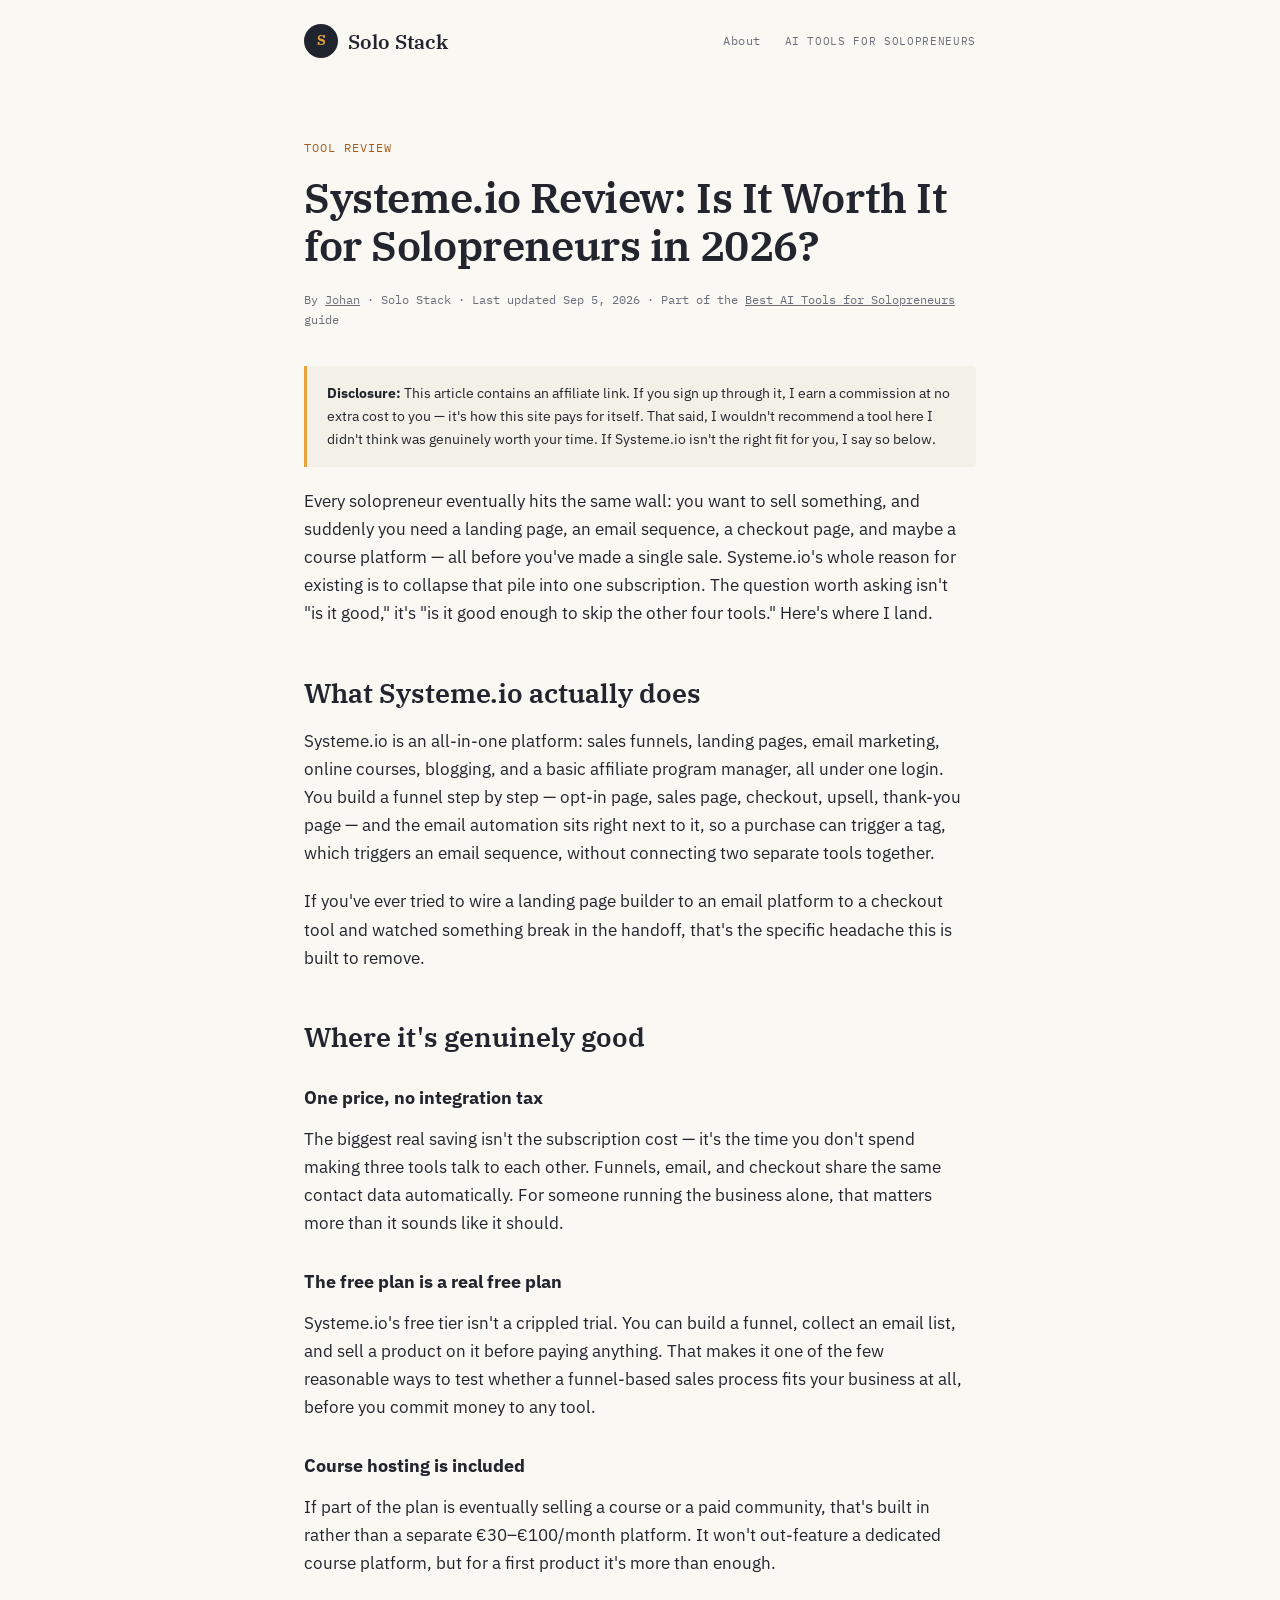
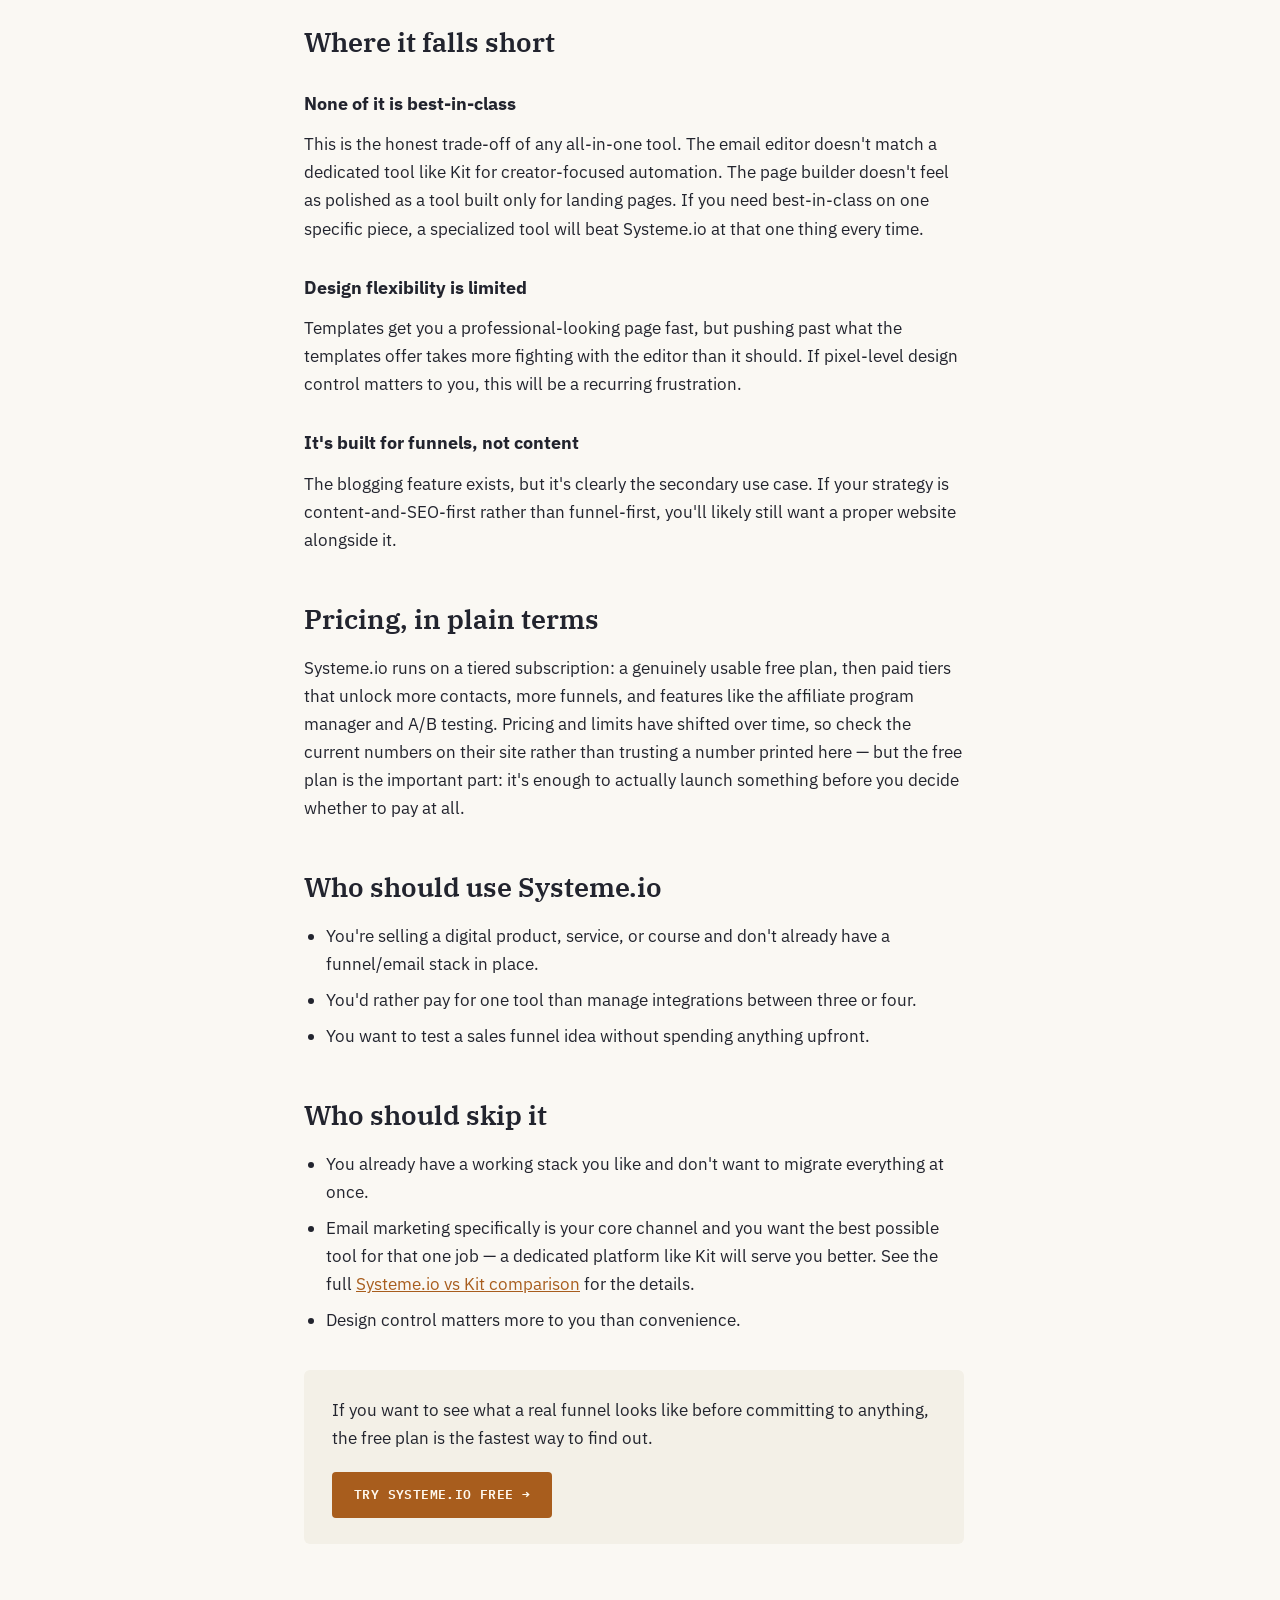
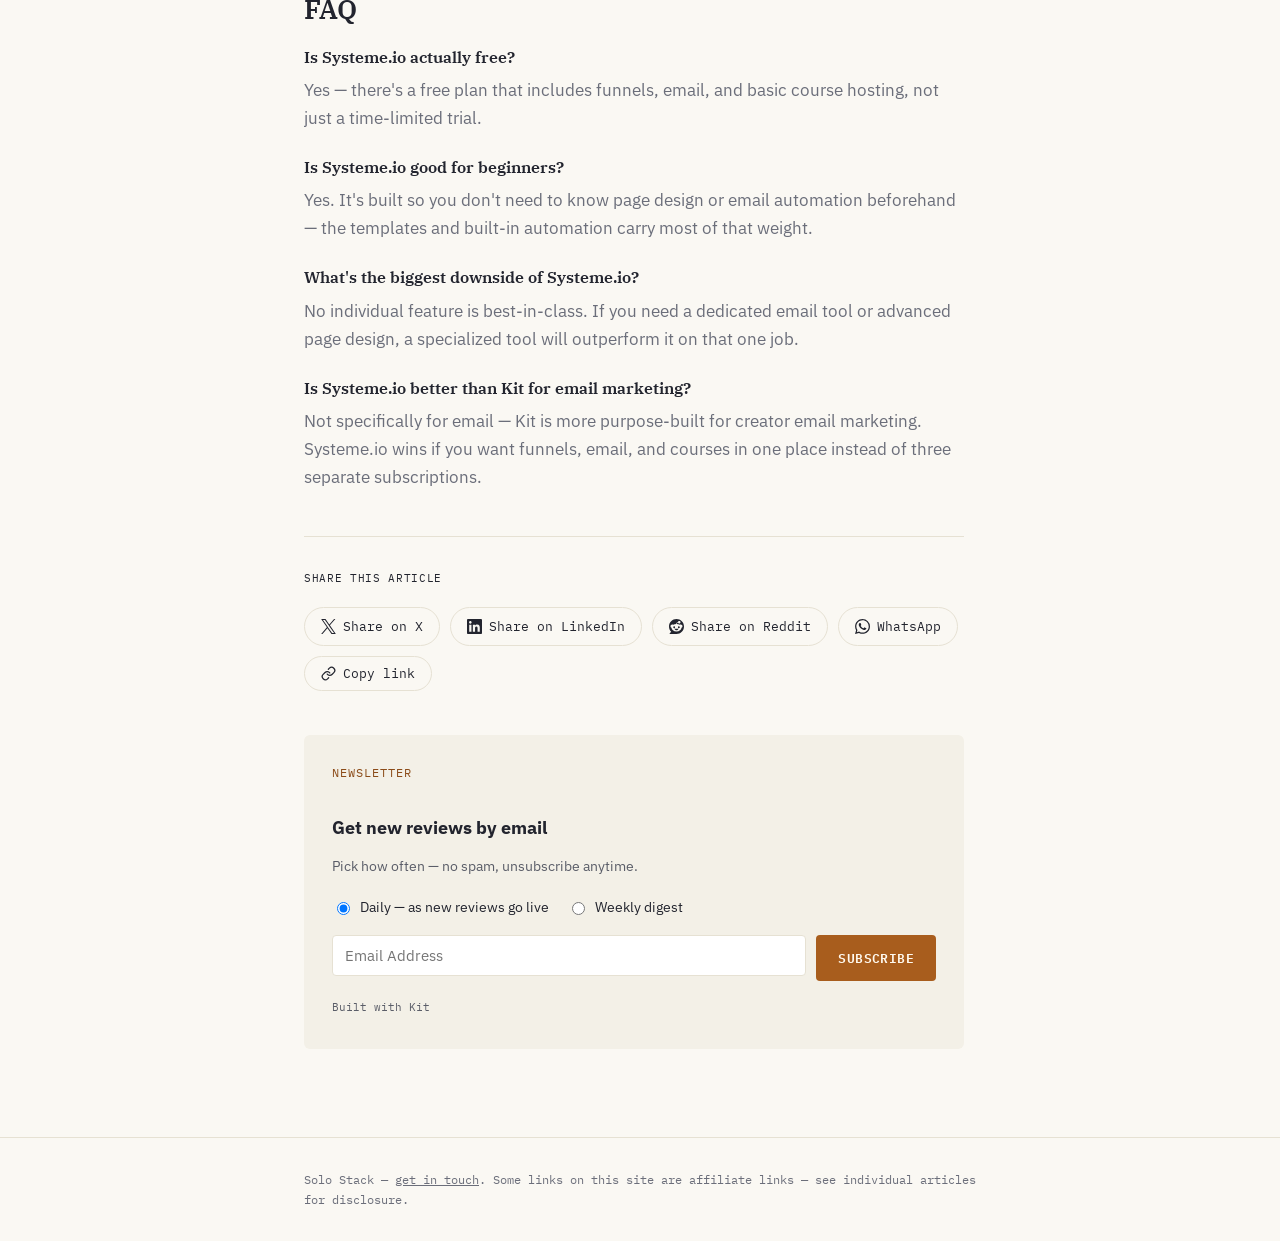
<file: articles/systeme-io-review.html>
<!DOCTYPE html>
<html lang="en">
<head>
<meta charset="UTF-8">
<meta name="viewport" content="width=device-width, initial-scale=1.0">
<meta name="robots" content="index, follow, max-image-preview:large">
<title>Systeme.io Review: Is It Worth It for Solopreneurs in 2026?</title>
<meta name="description" content="An honest Systeme.io review for solopreneurs: what it does well, where it falls short, real pricing, and who should (and shouldn't) use it.">
<link rel="canonical" href="https://johan1974.github.io/solo-stack-blog/articles/systeme-io-review.html">
<link rel="icon" type="image/svg+xml" href="../assets/favicon.svg">
<link rel="apple-touch-icon" href="../apple-touch-icon.png">
<link rel="manifest" href="../manifest.json">
<link rel="preconnect" href="https://fonts.googleapis.com">
<link rel="preconnect" href="https://fonts.gstatic.com" crossorigin>
<link href="https://fonts.googleapis.com/css2?family=IBM+Plex+Serif:wght@600;700&family=IBM+Plex+Mono:wght@400;600&family=IBM+Plex+Sans:wght@400;700&display=swap" rel="stylesheet">
<link rel="alternate" type="application/rss+xml" title="Solo Stack" href="../feed.xml">
<meta property="og:type" content="article">
<meta property="og:site_name" content="Solo Stack">
<meta property="og:title" content="Systeme.io Review: Is It Worth It for Solopreneurs in 2026?">
<meta property="og:description" content="An honest Systeme.io review for solopreneurs: what it does well, where it falls short, real pricing, and who should (and shouldn't) use it.">
<meta property="og:url" content="https://johan1974.github.io/solo-stack-blog/articles/systeme-io-review.html">
<meta property="og:image" content="https://johan1974.github.io/solo-stack-blog/assets/og-image.png">
<meta name="twitter:card" content="summary_large_image">
<meta name="twitter:title" content="Systeme.io Review: Is It Worth It for Solopreneurs in 2026?">
<meta name="twitter:description" content="An honest Systeme.io review for solopreneurs: what it does well, where it falls short, real pricing, and who should (and shouldn't) use it.">
<meta name="twitter:image" content="https://johan1974.github.io/solo-stack-blog/assets/og-image.png">
<link rel="stylesheet" href="../style.css">
<script type="application/ld+json">
{
  "@context": "https://schema.org",
  "@type": "Article",
  "headline": "Systeme.io Review: Is It Worth It for Solopreneurs in 2026?",
  "author": {"@type": "Person", "name": "Johan"},
  "publisher": {"@type": "Organization", "name": "Solo Stack"},
  "datePublished": "2026-09-05",
  "dateModified": "2026-09-05",
  "mainEntityOfPage": "https://johan1974.github.io/solo-stack-blog/articles/systeme-io-review.html"
}
</script>
<script type="application/ld+json">
{
  "@context": "https://schema.org",
  "@type": "Review",
  "itemReviewed": {"@type": "SoftwareApplication", "name": "Systeme.io", "applicationCategory": "BusinessApplication"},
  "author": {"@type": "Person", "name": "Johan"},
  "reviewRating": {"@type": "Rating", "ratingValue": "4.0", "bestRating": "5", "worstRating": "1"},
  "reviewBody": "Editorial rating based on published pricing, features, and the trade-offs discussed in this review — not hands-on usage testing."
}
</script>
<script type="application/ld+json">
{
  "@context": "https://schema.org",
  "@type": "BreadcrumbList",
  "itemListElement": [
    {"@type": "ListItem", "position": 1, "name": "Home", "item": "https://johan1974.github.io/solo-stack-blog/"},
    {"@type": "ListItem", "position": 2, "name": "Reviews", "item": "https://johan1974.github.io/solo-stack-blog/#reviews"},
    {"@type": "ListItem", "position": 3, "name": "Systeme.io Review: Is It Worth It for Solopreneurs in 2026?", "item": "https://johan1974.github.io/solo-stack-blog/articles/systeme-io-review.html"}
  ]
}
</script>
<script type="application/ld+json">
{
  "@context": "https://schema.org",
  "@type": "FAQPage",
  "mainEntity": [
    {"@type": "Question", "name": "Is Systeme.io actually free?", "acceptedAnswer": {"@type": "Answer", "text": "Yes — there's a free plan that includes funnels, email, and basic course hosting, not just a time-limited trial."}},
    {"@type": "Question", "name": "Is Systeme.io good for beginners?", "acceptedAnswer": {"@type": "Answer", "text": "Yes. It's built so you don't need to know page design or email automation beforehand — the templates and built-in automation carry most of that weight."}},
    {"@type": "Question", "name": "What's the biggest downside of Systeme.io?", "acceptedAnswer": {"@type": "Answer", "text": "No individual feature is best-in-class. If you need a dedicated email tool or advanced page design, a specialized tool will outperform it on that one job."}},
    {"@type": "Question", "name": "Is Systeme.io better than Kit for email marketing?", "acceptedAnswer": {"@type": "Answer", "text": "Not specifically for email — Kit is more purpose-built for creator email marketing. Systeme.io wins if you want funnels, email, and courses in one place instead of three separate subscriptions."}}
  ]
}
</script>
</head>
<body>

<header class="site">
  <div class="wrap">
    <a class="logo" href="../">
      <span class="mark"><span>S</span></span>
      <span class="name">Solo Stack</span>
    </a>
    <nav class="site-nav" aria-label="Site navigation">
      <a href="../about.html">About</a>
      <span class="tagline">AI tools for solopreneurs</span>
    </nav>
  </div>
</header>

<main>
<article class="post wrap">
  <p class="kicker">Tool review</p>
  <h1>Systeme.io Review: Is It Worth It for Solopreneurs in 2026?</h1>
  <p class="meta">By <a href="../">Johan</a> · Solo Stack · Last updated Sep 5, 2026 · Part of the <a href="best-ai-tools-for-solopreneurs-2026.html">Best AI Tools for Solopreneurs</a> guide</p>

  <p class="disclosure"><b>Disclosure:</b> This article contains an affiliate link. If you sign up through it, I earn a commission at no extra cost to you — it's how this site pays for itself. That said, I wouldn't recommend a tool here I didn't think was genuinely worth your time. If Systeme.io isn't the right fit for you, I say so below.</p>

  <div class="content">

    <p>Every solopreneur eventually hits the same wall: you want to sell something, and suddenly you need a landing page, an email sequence, a checkout page, and maybe a course platform — all before you've made a single sale. Systeme.io's whole reason for existing is to collapse that pile into one subscription. The question worth asking isn't "is it good," it's "is it good enough to skip the other four tools." Here's where I land.</p>

    <h2>What Systeme.io actually does</h2>
    <p>Systeme.io is an all-in-one platform: sales funnels, landing pages, email marketing, online courses, blogging, and a basic affiliate program manager, all under one login. You build a funnel step by step — opt-in page, sales page, checkout, upsell, thank-you page — and the email automation sits right next to it, so a purchase can trigger a tag, which triggers an email sequence, without connecting two separate tools together.</p>
    <p>If you've ever tried to wire a landing page builder to an email platform to a checkout tool and watched something break in the handoff, that's the specific headache this is built to remove.</p>

    <h2>Where it's genuinely good</h2>
    <h3>One price, no integration tax</h3>
    <p>The biggest real saving isn't the subscription cost — it's the time you don't spend making three tools talk to each other. Funnels, email, and checkout share the same contact data automatically. For someone running the business alone, that matters more than it sounds like it should.</p>
    <h3>The free plan is a real free plan</h3>
    <p>Systeme.io's free tier isn't a crippled trial. You can build a funnel, collect an email list, and sell a product on it before paying anything. That makes it one of the few reasonable ways to test whether a funnel-based sales process fits your business at all, before you commit money to any tool.</p>
    <h3>Course hosting is included</h3>
    <p>If part of the plan is eventually selling a course or a paid community, that's built in rather than a separate €30–€100/month platform. It won't out-feature a dedicated course platform, but for a first product it's more than enough.</p>

    <h2>Where it falls short</h2>
    <h3>None of it is best-in-class</h3>
    <p>This is the honest trade-off of any all-in-one tool. The email editor doesn't match a dedicated tool like Kit for creator-focused automation. The page builder doesn't feel as polished as a tool built only for landing pages. If you need best-in-class on one specific piece, a specialized tool will beat Systeme.io at that one thing every time.</p>
    <h3>Design flexibility is limited</h3>
    <p>Templates get you a professional-looking page fast, but pushing past what the templates offer takes more fighting with the editor than it should. If pixel-level design control matters to you, this will be a recurring frustration.</p>
    <h3>It's built for funnels, not content</h3>
    <p>The blogging feature exists, but it's clearly the secondary use case. If your strategy is content-and-SEO-first rather than funnel-first, you'll likely still want a proper website alongside it.</p>

    <h2>Pricing, in plain terms</h2>
    <p>Systeme.io runs on a tiered subscription: a genuinely usable free plan, then paid tiers that unlock more contacts, more funnels, and features like the affiliate program manager and A/B testing. Pricing and limits have shifted over time, so check the current numbers on their site rather than trusting a number printed here — but the free plan is the important part: it's enough to actually launch something before you decide whether to pay at all.</p>

    <h2>Who should use Systeme.io</h2>
    <ul>
      <li>You're selling a digital product, service, or course and don't already have a funnel/email stack in place.</li>
      <li>You'd rather pay for one tool than manage integrations between three or four.</li>
      <li>You want to test a sales funnel idea without spending anything upfront.</li>
    </ul>

    <h2>Who should skip it</h2>
    <ul>
      <li>You already have a working stack you like and don't want to migrate everything at once.</li>
      <li>Email marketing specifically is your core channel and you want the best possible tool for that one job — a dedicated platform like Kit will serve you better. See the full <a href="systeme-io-vs-kit.html">Systeme.io vs Kit comparison</a> for the details.</li>
      <li>Design control matters more to you than convenience.</li>
    </ul>

    <div class="cta-box">
      <p>If you want to see what a real funnel looks like before committing to anything, the free plan is the fastest way to find out.</p>
      <a class="btn" href="https://systeme.io/nl?sa=sa0280527103e5a306009485ff8534422c0583c88c" rel="sponsored noopener" target="_blank">Try Systeme.io free →</a>
    </div>

    <h2>FAQ</h2>

    <dl class="faq">
      <dt>Is Systeme.io actually free?</dt>
      <dd>Yes — there's a free plan that includes funnels, email, and basic course hosting, not just a time-limited trial.</dd>
      <dt>Is Systeme.io good for beginners?</dt>
      <dd>Yes. It's built so you don't need to know page design or email automation beforehand — the templates and built-in automation carry most of that weight.</dd>
      <dt>What's the biggest downside of Systeme.io?</dt>
      <dd>No individual feature is best-in-class. If you need a dedicated email tool or advanced page design, a specialized tool will outperform it on that one job.</dd>
      <dt>Is Systeme.io better than Kit for email marketing?</dt>
      <dd>Not specifically for email — Kit is more purpose-built for creator email marketing. Systeme.io wins if you want funnels, email, and courses in one place instead of three separate subscriptions.</dd>
    </dl>

    <div class="share-row">
      <p>Share this article</p>
      <div class="share-links">
        <a href="https://twitter.com/intent/tweet?url=https%3A%2F%2Fjohan1974.github.io%2Fsolo-stack-blog%2Farticles%2Fsysteme-io-review.html&text=Systeme.io%20Review%3A%20Is%20It%20Worth%20It%20for%20Solopreneurs%20in%202026%3F" rel="noopener" target="_blank"><svg viewBox="0 0 24 24" width="15" height="15" fill="currentColor" aria-hidden="true"><path d="M14.234 10.162 22.977 0h-2.072l-7.591 8.824L7.251 0H.258l9.168 13.343L.258 24H2.33l8.016-9.318L16.749 24h6.993zm-2.837 3.299-.929-1.329L3.076 1.56h3.182l5.965 8.532.929 1.329 7.754 11.09h-3.182z"/></svg><span>Share on X</span></a>
        <a href="https://www.linkedin.com/sharing/share-offsite/?url=https%3A%2F%2Fjohan1974.github.io%2Fsolo-stack-blog%2Farticles%2Fsysteme-io-review.html" rel="noopener" target="_blank"><svg viewBox="0 0 24 24" width="15" height="15" fill="currentColor" aria-hidden="true"><path d="M20.447 20.452h-3.554v-5.569c0-1.328-.027-3.037-1.852-3.037-1.853 0-2.136 1.445-2.136 2.939v5.667H9.351V9h3.414v1.561h.046c.477-.9 1.637-1.85 3.37-1.85 3.601 0 4.267 2.37 4.267 5.455v6.286zM5.337 7.433c-1.144 0-2.063-.926-2.063-2.065 0-1.138.92-2.063 2.063-2.063 1.14 0 2.064.925 2.064 2.063 0 1.139-.925 2.065-2.064 2.065zm1.782 13.019H3.555V9h3.564v11.452zM22.225 0H1.771C.792 0 0 .774 0 1.729v20.542C0 23.227.792 24 1.771 24h20.451C23.2 24 24 23.227 24 22.271V1.729C24 .774 23.2 0 22.222 0h.003z"/></svg><span>Share on LinkedIn</span></a>
        <a href="https://www.reddit.com/submit?url=https%3A%2F%2Fjohan1974.github.io%2Fsolo-stack-blog%2Farticles%2Fsysteme-io-review.html&title=Systeme.io%20Review%3A%20Is%20It%20Worth%20It%20for%20Solopreneurs%20in%202026%3F" rel="noopener" target="_blank"><svg viewBox="0 0 24 24" width="15" height="15" fill="currentColor" aria-hidden="true"><path d="M12 0C5.373 0 0 5.373 0 12c0 3.314 1.343 6.314 3.515 8.485l-2.286 2.286C.775 23.225 1.097 24 1.738 24H12c6.627 0 12-5.373 12-12S18.627 0 12 0Zm4.388 3.199c1.104 0 1.999.895 1.999 1.999 0 1.105-.895 2-1.999 2-.946 0-1.739-.657-1.947-1.539v.002c-1.147.162-2.032 1.15-2.032 2.341v.007c1.776.067 3.4.567 4.686 1.363.473-.363 1.064-.58 1.707-.58 1.547 0 2.802 1.254 2.802 2.802 0 1.117-.655 2.081-1.601 2.531-.088 3.256-3.637 5.876-7.997 5.876-4.361 0-7.905-2.617-7.998-5.87-.954-.447-1.614-1.415-1.614-2.538 0-1.548 1.255-2.802 2.803-2.802.645 0 1.239.218 1.712.585 1.275-.79 2.881-1.291 4.64-1.365v-.01c0-1.663 1.263-3.034 2.88-3.207.188-.911.993-1.595 1.959-1.595Zm-8.085 8.376c-.784 0-1.459.78-1.506 1.797-.047 1.016.64 1.429 1.426 1.429.786 0 1.371-.369 1.418-1.385.047-1.017-.553-1.841-1.338-1.841Zm7.406 0c-.786 0-1.385.824-1.338 1.841.047 1.017.634 1.385 1.418 1.385.785 0 1.473-.413 1.426-1.429-.046-1.017-.721-1.797-1.506-1.797Zm-3.703 4.013c-.974 0-1.907.048-2.77.135-.147.015-.241.168-.183.305.483 1.154 1.622 1.964 2.953 1.964 1.33 0 2.47-.81 2.953-1.964.057-.137-.037-.29-.184-.305-.863-.087-1.795-.135-2.769-.135Z"/></svg><span>Share on Reddit</span></a>
        <a href="https://api.whatsapp.com/send?text=Systeme.io%20Review%3A%20Is%20It%20Worth%20It%20for%20Solopreneurs%20in%202026%3F%20https%3A%2F%2Fjohan1974.github.io%2Fsolo-stack-blog%2Farticles%2Fsysteme-io-review.html" rel="noopener" target="_blank"><svg viewBox="0 0 24 24" width="15" height="15" fill="currentColor" aria-hidden="true"><path d="M17.472 14.382c-.297-.149-1.758-.867-2.03-.967-.273-.099-.471-.148-.67.15-.197.297-.767.966-.94 1.164-.173.199-.347.223-.644.075-.297-.15-1.255-.463-2.39-1.475-.883-.788-1.48-1.761-1.653-2.059-.173-.297-.018-.458.13-.606.134-.133.298-.347.446-.52.149-.174.198-.298.298-.497.099-.198.05-.371-.025-.52-.075-.149-.669-1.612-.916-2.207-.242-.579-.487-.5-.669-.51-.173-.008-.371-.01-.57-.01-.198 0-.52.074-.792.372-.272.297-1.04 1.016-1.04 2.479 0 1.462 1.065 2.875 1.213 3.074.149.198 2.096 3.2 5.077 4.487.709.306 1.262.489 1.694.625.712.227 1.36.195 1.871.118.571-.085 1.758-.719 2.006-1.413.248-.694.248-1.289.173-1.413-.074-.124-.272-.198-.57-.347m-5.421 7.403h-.004a9.87 9.87 0 01-5.031-1.378l-.361-.214-3.741.982.998-3.648-.235-.374a9.86 9.86 0 01-1.51-5.26c.001-5.45 4.436-9.884 9.888-9.884 2.64 0 5.122 1.03 6.988 2.898a9.825 9.825 0 012.893 6.994c-.003 5.45-4.437 9.884-9.885 9.884m8.413-18.297A11.815 11.815 0 0012.05 0C5.495 0 .16 5.335.157 11.892c0 2.096.547 4.142 1.588 5.945L.057 24l6.305-1.654a11.882 11.882 0 005.683 1.448h.005c6.554 0 11.89-5.335 11.893-11.893a11.821 11.821 0 00-3.48-8.413Z"/></svg><span>WhatsApp</span></a>
        <button type="button" class="copy-link"><svg viewBox="0 0 24 24" width="15" height="15" fill="none" stroke="currentColor" stroke-width="2" stroke-linecap="round" stroke-linejoin="round" aria-hidden="true"><path d="M10 13a5 5 0 0 0 7.54.54l3-3a5 5 0 0 0-7.07-7.07l-1.72 1.71"/><path d="M14 11a5 5 0 0 0-7.54-.54l-3 3a5 5 0 0 0 7.07 7.07l1.71-1.71"/></svg><span>Copy link</span></button>
      </div>
    </div>

    <div data-subscribe-widget></div>

  </div>
</article>
</main>

<footer class="site">
  <div class="wrap">
    Solo Stack — <a href="../contact.html">get in touch</a>. Some links on this site are affiliate links — see individual articles for disclosure.
  </div>
</footer>

<script>
document.querySelectorAll('.copy-link').forEach(function(btn){
  var label = btn.querySelector('span');
  var original = label.textContent;
  btn.addEventListener('click', function(){
    navigator.clipboard.writeText(location.href).then(function(){
      label.textContent = 'Copied!';
      btn.classList.add('copied');
      setTimeout(function(){
        label.textContent = original;
        btn.classList.remove('copied');
      }, 2000);
    });
  });
});
</script>
<script src="../assets/subscribe-widget.js"></script>
<script data-goatcounter="https://solo-stack-blog.goatcounter.com/count" async src="//gc.zgo.at/count.js"></script>
</body>
</html>
</file>
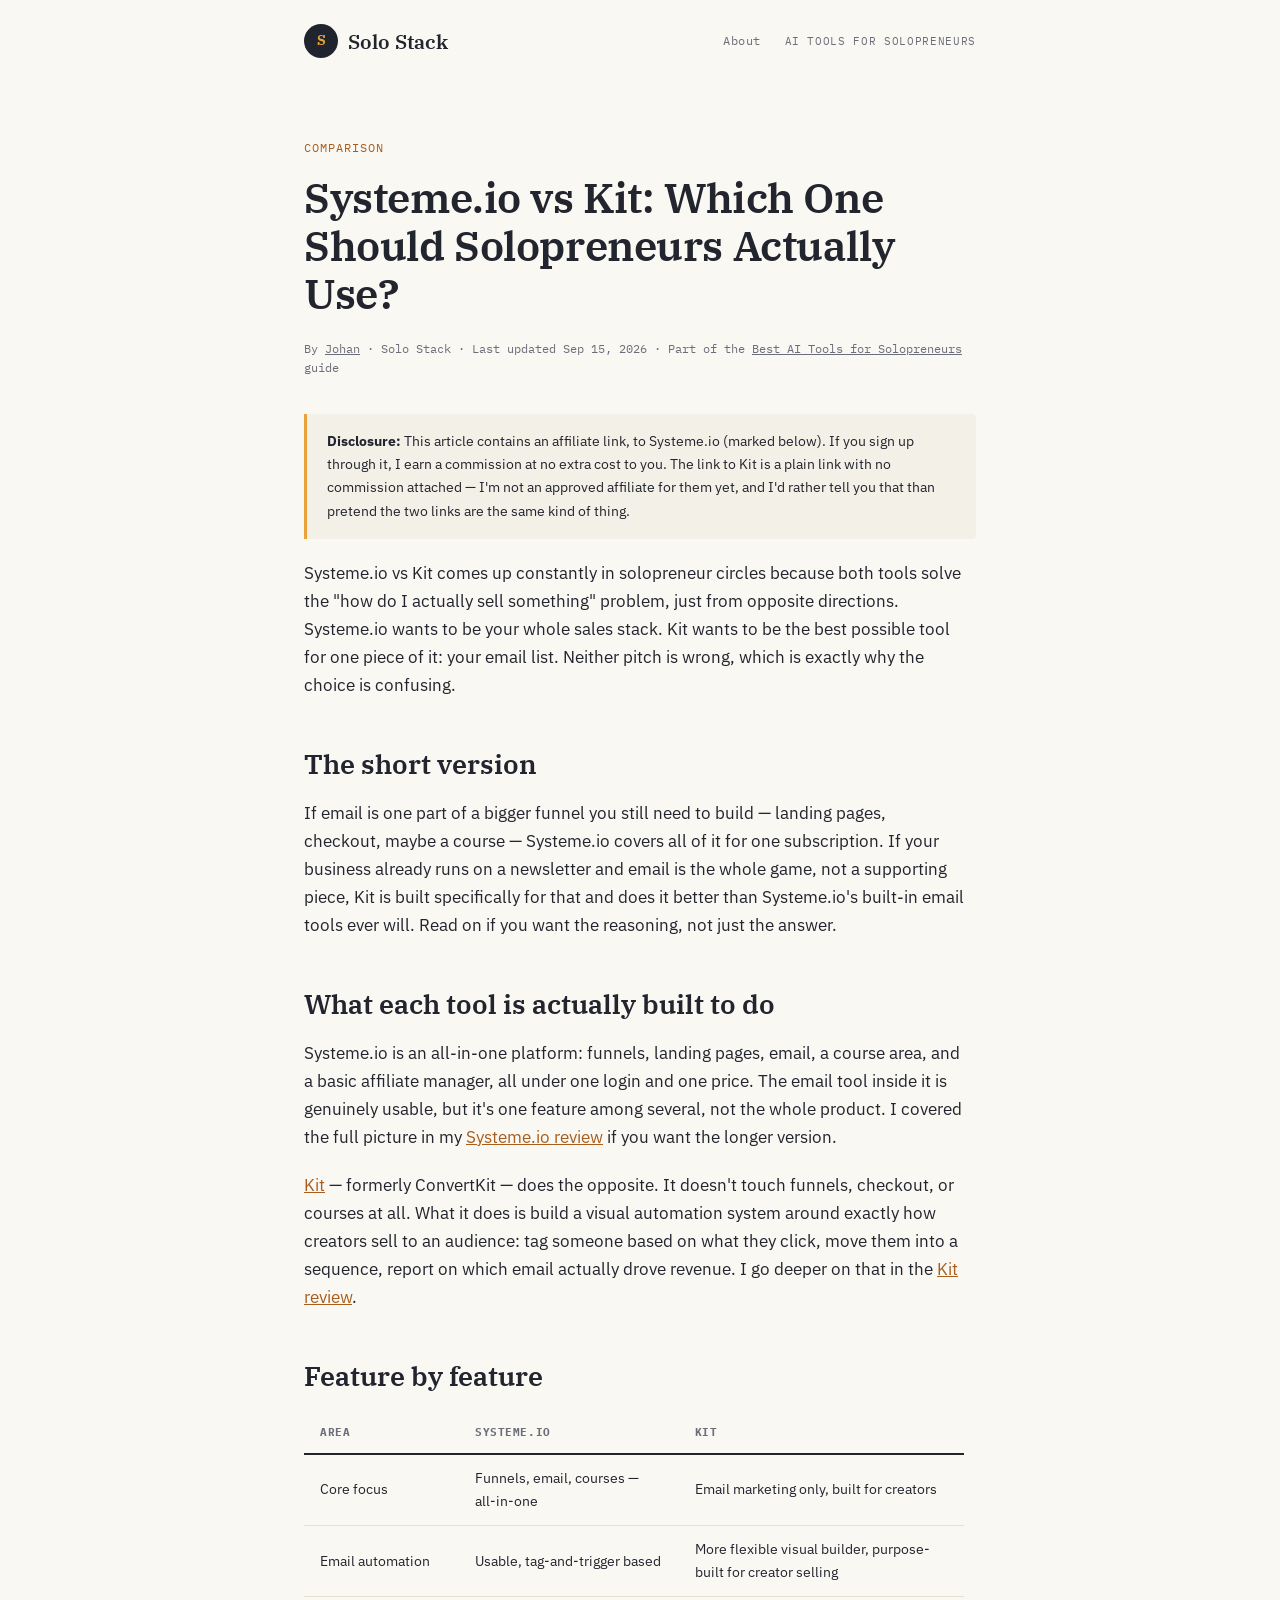
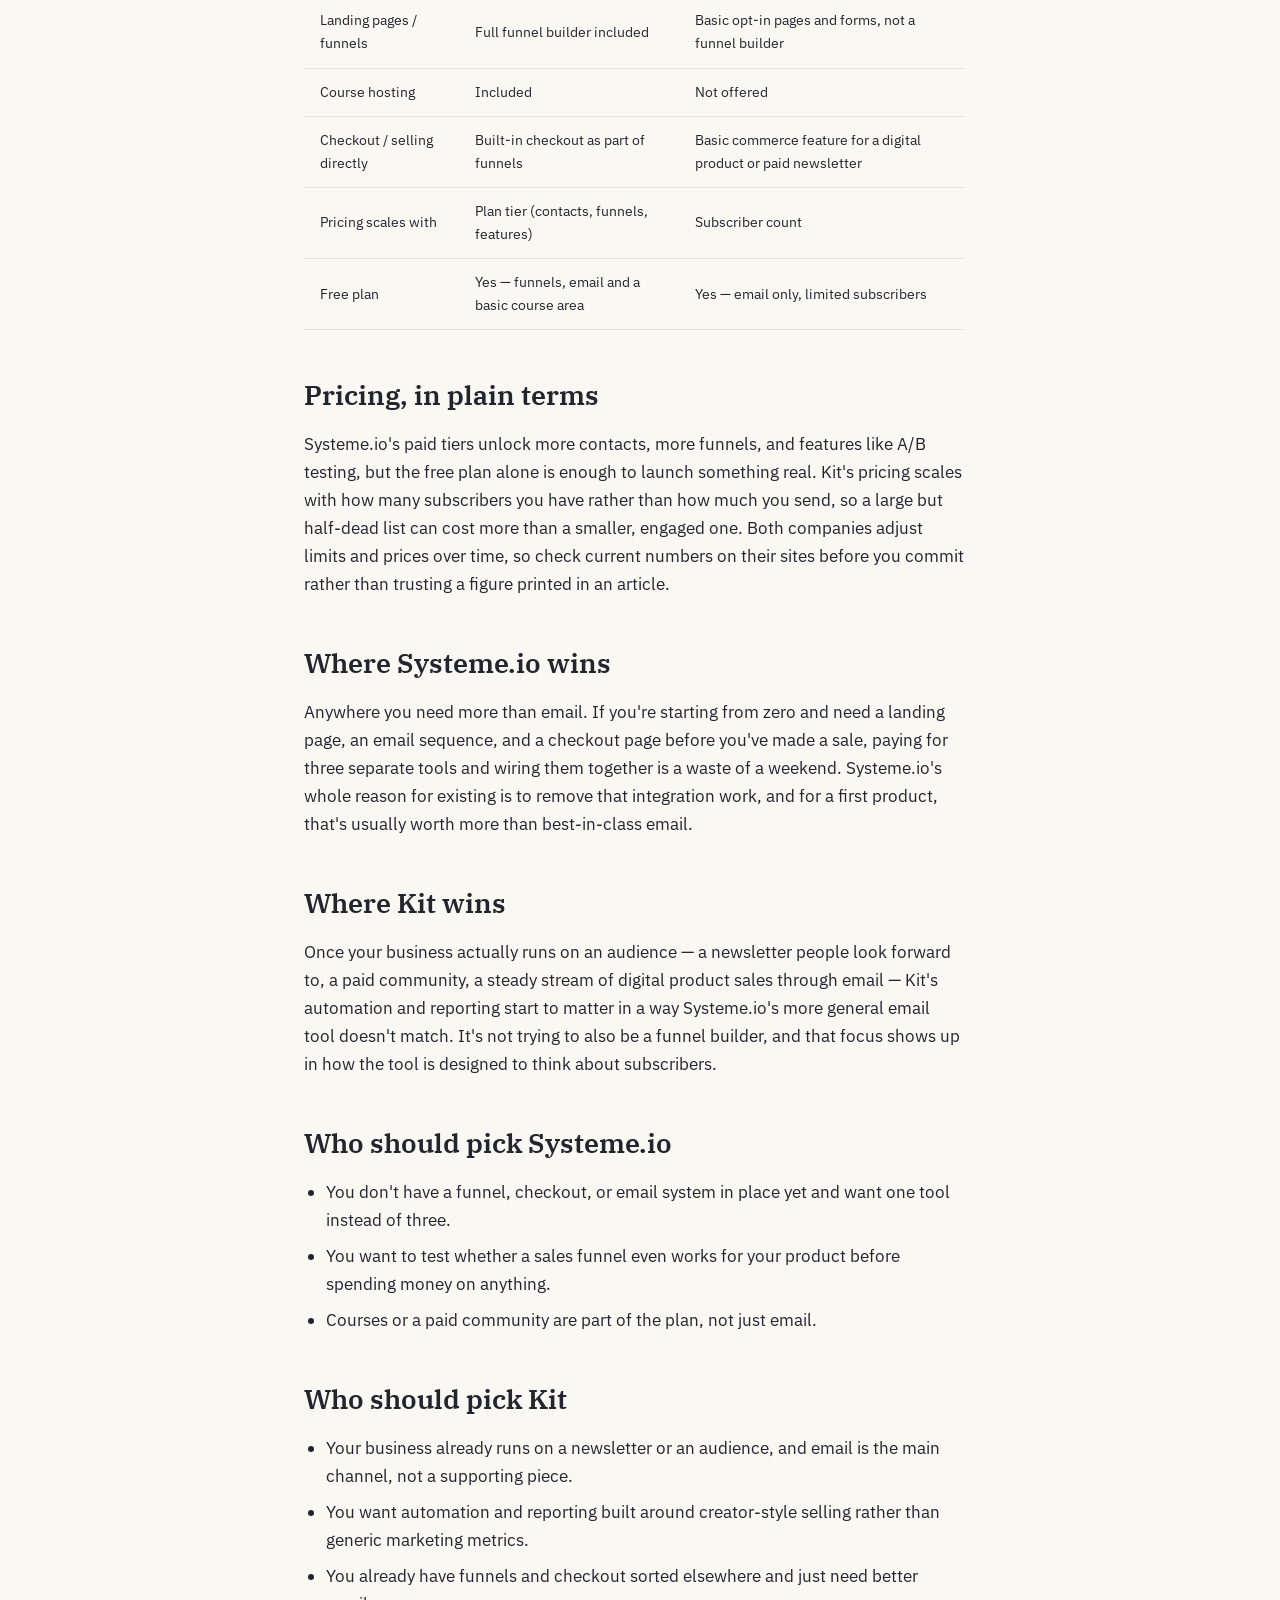
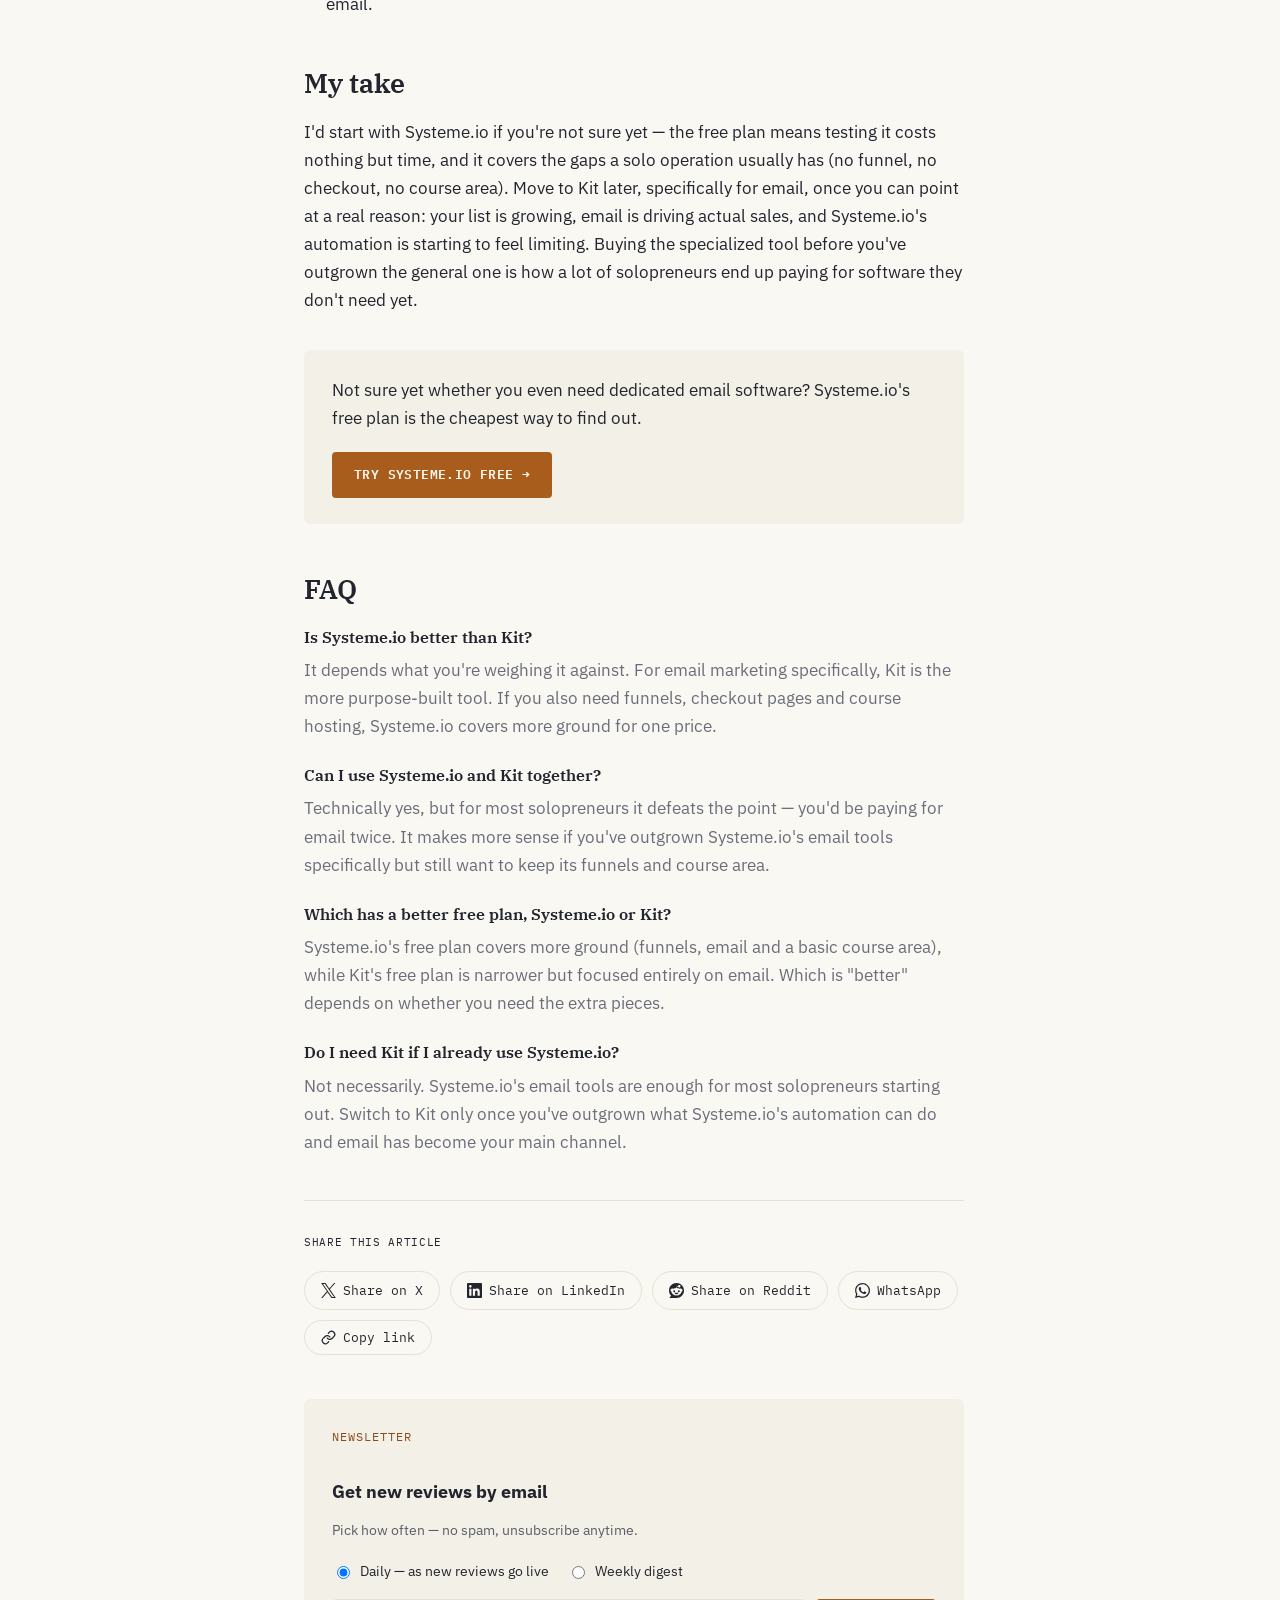
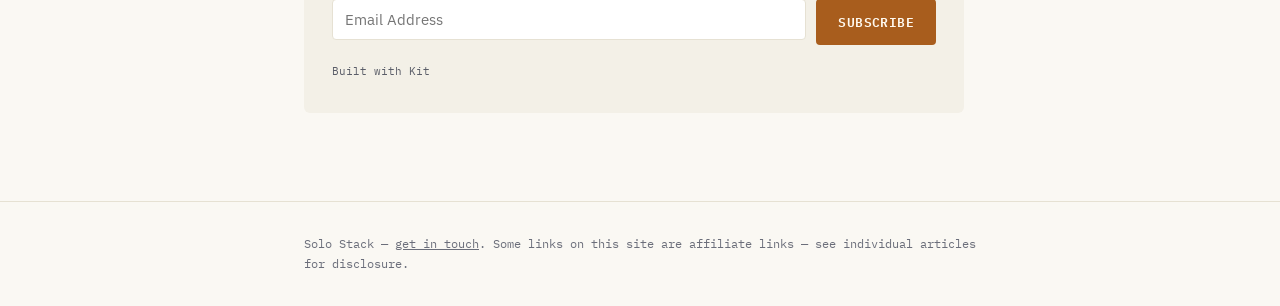
<file: articles/systeme-io-vs-kit.html>
<!DOCTYPE html>
<html lang="en">
<head>
<meta charset="UTF-8">
<meta name="viewport" content="width=device-width, initial-scale=1.0">
<meta name="robots" content="index, follow, max-image-preview:large">
<title>Systeme.io vs Kit: Which One Should You Use?</title>
<meta name="description" content="Systeme.io vs Kit, compared honestly: what each one is actually built for, where they overlap, and which one fits a one-person business better.">
<link rel="canonical" href="https://johan1974.github.io/solo-stack-blog/articles/systeme-io-vs-kit.html">
<link rel="icon" type="image/svg+xml" href="../assets/favicon.svg">
<link rel="apple-touch-icon" href="../apple-touch-icon.png">
<link rel="manifest" href="../manifest.json">
<link rel="preconnect" href="https://fonts.googleapis.com">
<link rel="preconnect" href="https://fonts.gstatic.com" crossorigin>
<link href="https://fonts.googleapis.com/css2?family=IBM+Plex+Serif:wght@600;700&family=IBM+Plex+Mono:wght@400;600&family=IBM+Plex+Sans:wght@400;700&display=swap" rel="stylesheet">
<meta property="og:type" content="article">
<meta property="og:site_name" content="Solo Stack">
<meta property="og:title" content="Systeme.io vs Kit: Which One Should You Use?">
<meta property="og:description" content="Systeme.io vs Kit, compared honestly: what each one is actually built for, where they overlap, and which one fits a one-person business better.">
<meta property="og:url" content="https://johan1974.github.io/solo-stack-blog/articles/systeme-io-vs-kit.html">
<meta property="og:image" content="https://johan1974.github.io/solo-stack-blog/assets/og-image.png">
<meta name="twitter:card" content="summary_large_image">
<meta name="twitter:title" content="Systeme.io vs Kit: Which One Should You Use?">
<meta name="twitter:description" content="Systeme.io vs Kit, compared honestly: what each one is actually built for, where they overlap, and which one fits a one-person business better.">
<meta name="twitter:image" content="https://johan1974.github.io/solo-stack-blog/assets/og-image.png">
<link rel="stylesheet" href="../style.css">
<script type="application/ld+json">
{
  "@context": "https://schema.org",
  "@type": "Article",
  "headline": "Systeme.io vs Kit: Which One Should Solopreneurs Actually Use?",
  "author": {"@type": "Person", "name": "Johan"},
  "publisher": {"@type": "Organization", "name": "Solo Stack"},
  "datePublished": "2026-09-15",
  "dateModified": "2026-09-15",
  "mainEntityOfPage": "https://johan1974.github.io/solo-stack-blog/articles/systeme-io-vs-kit.html"
}
</script>
<script type="application/ld+json">
{
  "@context": "https://schema.org",
  "@type": "BreadcrumbList",
  "itemListElement": [
    {"@type": "ListItem", "position": 1, "name": "Home", "item": "https://johan1974.github.io/solo-stack-blog/"},
    {"@type": "ListItem", "position": 2, "name": "Comparisons", "item": "https://johan1974.github.io/solo-stack-blog/#comparisons"},
    {"@type": "ListItem", "position": 3, "name": "Systeme.io vs Kit: Which One Should Solopreneurs Actually Use?", "item": "https://johan1974.github.io/solo-stack-blog/articles/systeme-io-vs-kit.html"}
  ]
}
</script>
<script type="application/ld+json">
{
  "@context": "https://schema.org",
  "@type": "FAQPage",
  "mainEntity": [
    {"@type": "Question", "name": "Is Systeme.io better than Kit?", "acceptedAnswer": {"@type": "Answer", "text": "It depends what you're weighing it against. For email marketing specifically, Kit is the more purpose-built tool. If you also need funnels, checkout pages and course hosting, Systeme.io covers more ground for one price."}},
    {"@type": "Question", "name": "Can I use Systeme.io and Kit together?", "acceptedAnswer": {"@type": "Answer", "text": "Technically yes, but for most solopreneurs it defeats the point — you'd be paying for email twice. It makes more sense if you've outgrown Systeme.io's email tools specifically but still want to keep its funnels and course area."}},
    {"@type": "Question", "name": "Which has a better free plan, Systeme.io or Kit?", "acceptedAnswer": {"@type": "Answer", "text": "Systeme.io's free plan covers more ground (funnels, email and a basic course area), while Kit's free plan is narrower but focused entirely on email. Which is 'better' depends on whether you need the extra pieces."}},
    {"@type": "Question", "name": "Do I need Kit if I already use Systeme.io?", "acceptedAnswer": {"@type": "Answer", "text": "Not necessarily. Systeme.io's email tools are enough for most solopreneurs starting out. Switch to Kit only once you've outgrown what Systeme.io's automation can do and email has become your main channel."}}
  ]
}
</script>
</head>
<body>

<header class="site">
  <div class="wrap">
    <a class="logo" href="../">
      <span class="mark"><span>S</span></span>
      <span class="name">Solo Stack</span>
    </a>
    <nav class="site-nav">
      <a href="../about.html">About</a>
      <span class="tagline">AI tools for solopreneurs</span>
    </nav>
  </div>
</header>

<main>
<article class="post wrap">
  <p class="kicker">Comparison</p>
  <h1>Systeme.io vs Kit: Which One Should Solopreneurs Actually Use?</h1>
  <p class="meta">By <a href="../">Johan</a> · Solo Stack · Last updated Sep 15, 2026 · Part of the <a href="best-ai-tools-for-solopreneurs-2026.html">Best AI Tools for Solopreneurs</a> guide</p>

  <p class="disclosure"><b>Disclosure:</b> This article contains an affiliate link, to Systeme.io (marked below). If you sign up through it, I earn a commission at no extra cost to you. The link to Kit is a plain link with no commission attached — I'm not an approved affiliate for them yet, and I'd rather tell you that than pretend the two links are the same kind of thing.</p>

  <div class="content">

    <p>Systeme.io vs Kit comes up constantly in solopreneur circles because both tools solve the "how do I actually sell something" problem, just from opposite directions. Systeme.io wants to be your whole sales stack. Kit wants to be the best possible tool for one piece of it: your email list. Neither pitch is wrong, which is exactly why the choice is confusing.</p>

    <h2>The short version</h2>
    <p>If email is one part of a bigger funnel you still need to build — landing pages, checkout, maybe a course — Systeme.io covers all of it for one subscription. If your business already runs on a newsletter and email is the whole game, not a supporting piece, Kit is built specifically for that and does it better than Systeme.io's built-in email tools ever will. Read on if you want the reasoning, not just the answer.</p>

    <h2>What each tool is actually built to do</h2>
    <p>Systeme.io is an all-in-one platform: funnels, landing pages, email, a course area, and a basic affiliate manager, all under one login and one price. The email tool inside it is genuinely usable, but it's one feature among several, not the whole product. I covered the full picture in my <a href="systeme-io-review.html">Systeme.io review</a> if you want the longer version.</p>
    <p><a href="https://kit.com" rel="noopener" target="_blank">Kit</a> — formerly ConvertKit — does the opposite. It doesn't touch funnels, checkout, or courses at all. What it does is build a visual automation system around exactly how creators sell to an audience: tag someone based on what they click, move them into a sequence, report on which email actually drove revenue. I go deeper on that in the <a href="kit-convertkit-review.html">Kit review</a>.</p>

    <h2>Feature by feature</h2>
    <div class="table-wrap">
      <table class="compare">
        <thead>
          <tr><th>Area</th><th>Systeme.io</th><th>Kit</th></tr>
        </thead>
        <tbody>
          <tr><td data-label="Area">Core focus</td><td data-label="Systeme.io">Funnels, email, courses — all-in-one</td><td data-label="Kit">Email marketing only, built for creators</td></tr>
          <tr><td data-label="Area">Email automation</td><td data-label="Systeme.io">Usable, tag-and-trigger based</td><td data-label="Kit">More flexible visual builder, purpose-built for creator selling</td></tr>
          <tr><td data-label="Area">Landing pages / funnels</td><td data-label="Systeme.io">Full funnel builder included</td><td data-label="Kit">Basic opt-in pages and forms, not a funnel builder</td></tr>
          <tr><td data-label="Area">Course hosting</td><td data-label="Systeme.io">Included</td><td data-label="Kit">Not offered</td></tr>
          <tr><td data-label="Area">Checkout / selling directly</td><td data-label="Systeme.io">Built-in checkout as part of funnels</td><td data-label="Kit">Basic commerce feature for a digital product or paid newsletter</td></tr>
          <tr><td data-label="Area">Pricing scales with</td><td data-label="Systeme.io">Plan tier (contacts, funnels, features)</td><td data-label="Kit">Subscriber count</td></tr>
          <tr><td data-label="Area">Free plan</td><td data-label="Systeme.io">Yes — funnels, email and a basic course area</td><td data-label="Kit">Yes — email only, limited subscribers</td></tr>
        </tbody>
      </table>
    </div>

    <h2>Pricing, in plain terms</h2>
    <p>Systeme.io's paid tiers unlock more contacts, more funnels, and features like A/B testing, but the free plan alone is enough to launch something real. Kit's pricing scales with how many subscribers you have rather than how much you send, so a large but half-dead list can cost more than a smaller, engaged one. Both companies adjust limits and prices over time, so check current numbers on their sites before you commit rather than trusting a figure printed in an article.</p>

    <h2>Where Systeme.io wins</h2>
    <p>Anywhere you need more than email. If you're starting from zero and need a landing page, an email sequence, and a checkout page before you've made a sale, paying for three separate tools and wiring them together is a waste of a weekend. Systeme.io's whole reason for existing is to remove that integration work, and for a first product, that's usually worth more than best-in-class email.</p>

    <h2>Where Kit wins</h2>
    <p>Once your business actually runs on an audience — a newsletter people look forward to, a paid community, a steady stream of digital product sales through email — Kit's automation and reporting start to matter in a way Systeme.io's more general email tool doesn't match. It's not trying to also be a funnel builder, and that focus shows up in how the tool is designed to think about subscribers.</p>

    <h2>Who should pick Systeme.io</h2>
    <ul>
      <li>You don't have a funnel, checkout, or email system in place yet and want one tool instead of three.</li>
      <li>You want to test whether a sales funnel even works for your product before spending money on anything.</li>
      <li>Courses or a paid community are part of the plan, not just email.</li>
    </ul>

    <h2>Who should pick Kit</h2>
    <ul>
      <li>Your business already runs on a newsletter or an audience, and email is the main channel, not a supporting piece.</li>
      <li>You want automation and reporting built around creator-style selling rather than generic marketing metrics.</li>
      <li>You already have funnels and checkout sorted elsewhere and just need better email.</li>
    </ul>

    <h2>My take</h2>
    <p>I'd start with Systeme.io if you're not sure yet — the free plan means testing it costs nothing but time, and it covers the gaps a solo operation usually has (no funnel, no checkout, no course area). Move to Kit later, specifically for email, once you can point at a real reason: your list is growing, email is driving actual sales, and Systeme.io's automation is starting to feel limiting. Buying the specialized tool before you've outgrown the general one is how a lot of solopreneurs end up paying for software they don't need yet.</p>

    <div class="cta-box">
      <p>Not sure yet whether you even need dedicated email software? Systeme.io's free plan is the cheapest way to find out.</p>
      <a class="btn" href="https://systeme.io/nl?sa=sa0280527103e5a306009485ff8534422c0583c88c" rel="sponsored noopener" target="_blank">Try Systeme.io free →</a>
    </div>

    <h2>FAQ</h2>

    <dl class="faq">
      <dt>Is Systeme.io better than Kit?</dt>
      <dd>It depends what you're weighing it against. For email marketing specifically, Kit is the more purpose-built tool. If you also need funnels, checkout pages and course hosting, Systeme.io covers more ground for one price.</dd>
      <dt>Can I use Systeme.io and Kit together?</dt>
      <dd>Technically yes, but for most solopreneurs it defeats the point — you'd be paying for email twice. It makes more sense if you've outgrown Systeme.io's email tools specifically but still want to keep its funnels and course area.</dd>
      <dt>Which has a better free plan, Systeme.io or Kit?</dt>
      <dd>Systeme.io's free plan covers more ground (funnels, email and a basic course area), while Kit's free plan is narrower but focused entirely on email. Which is "better" depends on whether you need the extra pieces.</dd>
      <dt>Do I need Kit if I already use Systeme.io?</dt>
      <dd>Not necessarily. Systeme.io's email tools are enough for most solopreneurs starting out. Switch to Kit only once you've outgrown what Systeme.io's automation can do and email has become your main channel.</dd>
    </dl>

    <div class="share-row">
      <p>Share this article</p>
      <div class="share-links">
        <a href="https://twitter.com/intent/tweet?url=https%3A%2F%2Fjohan1974.github.io%2Fsolo-stack-blog%2Farticles%2Fsysteme-io-vs-kit.html&text=Systeme.io%20vs%20Kit%3A%20Which%20One%20Should%20Solopreneurs%20Actually%20Use%3F" rel="noopener" target="_blank"><svg viewBox="0 0 24 24" width="15" height="15" fill="currentColor" aria-hidden="true"><path d="M14.234 10.162 22.977 0h-2.072l-7.591 8.824L7.251 0H.258l9.168 13.343L.258 24H2.33l8.016-9.318L16.749 24h6.993zm-2.837 3.299-.929-1.329L3.076 1.56h3.182l5.965 8.532.929 1.329 7.754 11.09h-3.182z"/></svg><span>Share on X</span></a>
        <a href="https://www.linkedin.com/sharing/share-offsite/?url=https%3A%2F%2Fjohan1974.github.io%2Fsolo-stack-blog%2Farticles%2Fsysteme-io-vs-kit.html" rel="noopener" target="_blank"><svg viewBox="0 0 24 24" width="15" height="15" fill="currentColor" aria-hidden="true"><path d="M20.447 20.452h-3.554v-5.569c0-1.328-.027-3.037-1.852-3.037-1.853 0-2.136 1.445-2.136 2.939v5.667H9.351V9h3.414v1.561h.046c.477-.9 1.637-1.85 3.37-1.85 3.601 0 4.267 2.37 4.267 5.455v6.286zM5.337 7.433c-1.144 0-2.063-.926-2.063-2.065 0-1.138.92-2.063 2.063-2.063 1.14 0 2.064.925 2.064 2.063 0 1.139-.925 2.065-2.064 2.065zm1.782 13.019H3.555V9h3.564v11.452zM22.225 0H1.771C.792 0 0 .774 0 1.729v20.542C0 23.227.792 24 1.771 24h20.451C23.2 24 24 23.227 24 22.271V1.729C24 .774 23.2 0 22.222 0h.003z"/></svg><span>Share on LinkedIn</span></a>
        <a href="https://www.reddit.com/submit?url=https%3A%2F%2Fjohan1974.github.io%2Fsolo-stack-blog%2Farticles%2Fsysteme-io-vs-kit.html&title=Systeme.io%20vs%20Kit%3A%20Which%20One%20Should%20Solopreneurs%20Actually%20Use%3F" rel="noopener" target="_blank"><svg viewBox="0 0 24 24" width="15" height="15" fill="currentColor" aria-hidden="true"><path d="M12 0C5.373 0 0 5.373 0 12c0 3.314 1.343 6.314 3.515 8.485l-2.286 2.286C.775 23.225 1.097 24 1.738 24H12c6.627 0 12-5.373 12-12S18.627 0 12 0Zm4.388 3.199c1.104 0 1.999.895 1.999 1.999 0 1.105-.895 2-1.999 2-.946 0-1.739-.657-1.947-1.539v.002c-1.147.162-2.032 1.15-2.032 2.341v.007c1.776.067 3.4.567 4.686 1.363.473-.363 1.064-.58 1.707-.58 1.547 0 2.802 1.254 2.802 2.802 0 1.117-.655 2.081-1.601 2.531-.088 3.256-3.637 5.876-7.997 5.876-4.361 0-7.905-2.617-7.998-5.87-.954-.447-1.614-1.415-1.614-2.538 0-1.548 1.255-2.802 2.803-2.802.645 0 1.239.218 1.712.585 1.275-.79 2.881-1.291 4.64-1.365v-.01c0-1.663 1.263-3.034 2.88-3.207.188-.911.993-1.595 1.959-1.595Zm-8.085 8.376c-.784 0-1.459.78-1.506 1.797-.047 1.016.64 1.429 1.426 1.429.786 0 1.371-.369 1.418-1.385.047-1.017-.553-1.841-1.338-1.841Zm7.406 0c-.786 0-1.385.824-1.338 1.841.047 1.017.634 1.385 1.418 1.385.785 0 1.473-.413 1.426-1.429-.046-1.017-.721-1.797-1.506-1.797Zm-3.703 4.013c-.974 0-1.907.048-2.77.135-.147.015-.241.168-.183.305.483 1.154 1.622 1.964 2.953 1.964 1.33 0 2.47-.81 2.953-1.964.057-.137-.037-.29-.184-.305-.863-.087-1.795-.135-2.769-.135Z"/></svg><span>Share on Reddit</span></a>
        <a href="https://api.whatsapp.com/send?text=Systeme.io%20vs%20Kit%3A%20Which%20One%20Should%20Solopreneurs%20Actually%20Use%3F%20https%3A%2F%2Fjohan1974.github.io%2Fsolo-stack-blog%2Farticles%2Fsysteme-io-vs-kit.html" rel="noopener" target="_blank"><svg viewBox="0 0 24 24" width="15" height="15" fill="currentColor" aria-hidden="true"><path d="M17.472 14.382c-.297-.149-1.758-.867-2.03-.967-.273-.099-.471-.148-.67.15-.197.297-.767.966-.94 1.164-.173.199-.347.223-.644.075-.297-.15-1.255-.463-2.39-1.475-.883-.788-1.48-1.761-1.653-2.059-.173-.297-.018-.458.13-.606.134-.133.298-.347.446-.52.149-.174.198-.298.298-.497.099-.198.05-.371-.025-.52-.075-.149-.669-1.612-.916-2.207-.242-.579-.487-.5-.669-.51-.173-.008-.371-.01-.57-.01-.198 0-.52.074-.792.372-.272.297-1.04 1.016-1.04 2.479 0 1.462 1.065 2.875 1.213 3.074.149.198 2.096 3.2 5.077 4.487.709.306 1.262.489 1.694.625.712.227 1.36.195 1.871.118.571-.085 1.758-.719 2.006-1.413.248-.694.248-1.289.173-1.413-.074-.124-.272-.198-.57-.347m-5.421 7.403h-.004a9.87 9.87 0 01-5.031-1.378l-.361-.214-3.741.982.998-3.648-.235-.374a9.86 9.86 0 01-1.51-5.26c.001-5.45 4.436-9.884 9.888-9.884 2.64 0 5.122 1.03 6.988 2.898a9.825 9.825 0 012.893 6.994c-.003 5.45-4.437 9.884-9.885 9.884m8.413-18.297A11.815 11.815 0 0012.05 0C5.495 0 .16 5.335.157 11.892c0 2.096.547 4.142 1.588 5.945L.057 24l6.305-1.654a11.882 11.882 0 005.683 1.448h.005c6.554 0 11.89-5.335 11.893-11.893a11.821 11.821 0 00-3.48-8.413Z"/></svg><span>WhatsApp</span></a>
        <button type="button" class="copy-link"><svg viewBox="0 0 24 24" width="15" height="15" fill="none" stroke="currentColor" stroke-width="2" stroke-linecap="round" stroke-linejoin="round" aria-hidden="true"><path d="M10 13a5 5 0 0 0 7.54.54l3-3a5 5 0 0 0-7.07-7.07l-1.72 1.71"/><path d="M14 11a5 5 0 0 0-7.54-.54l-3 3a5 5 0 0 0 7.07 7.07l1.71-1.71"/></svg><span>Copy link</span></button>
      </div>
    </div>

    <div data-subscribe-widget></div>

  </div>
</article>
</main>

<footer class="site">
  <div class="wrap">
    Solo Stack — <a href="../contact.html">get in touch</a>. Some links on this site are affiliate links — see individual articles for disclosure.
  </div>
</footer>

<script>
document.querySelectorAll('.copy-link').forEach(function(btn){
  var label = btn.querySelector('span');
  var original = label.textContent;
  btn.addEventListener('click', function(){
    navigator.clipboard.writeText(location.href).then(function(){
      label.textContent = 'Copied!';
      btn.classList.add('copied');
      setTimeout(function(){
        label.textContent = original;
        btn.classList.remove('copied');
      }, 2000);
    });
  });
});
</script>
<script src="../assets/subscribe-widget.js"></script>
<script data-goatcounter="https://solo-stack-blog.goatcounter.com/count" async src="//gc.zgo.at/count.js"></script>
</body>
</html>
</file>
<file: style.css>
:root{
  --bg-page:#FAF8F3;
  --bg-frame:#F3F0E7;
  --bg-dark:#20242F;
  --ink:#22242E;
  --ink-dim:#6B6E7A;
  --accent:#A85D1D;
  --accent-soft:#E8A33D;
  --line:#E6E1D3;
  --mono:'IBM Plex Mono', ui-monospace, 'SF Mono', Consolas, monospace;
  --sans:'IBM Plex Sans', -apple-system, 'Segoe UI', sans-serif;
  --display:'IBM Plex Serif', Georgia, 'Times New Roman', serif;
}

*{box-sizing:border-box;}

html{scroll-behavior:smooth;}

body{
  background:var(--bg-page);
  color:var(--ink);
  font-family:var(--sans);
  line-height:1.65;
  margin:0;
}

.wrap{max-width:720px;margin:0 auto;padding:0 24px;}
.wrap-wide{max-width:960px;margin:0 auto;padding:0 24px;}

.layout{display:grid;grid-template-columns:1fr 240px;gap:56px;align-items:start;}
@media (max-width:760px){
  .layout{grid-template-columns:1fr;}
  /* The sidebar's left border/padding only make sense next to a column —
     once it stacks below the article list, switch to a top divider instead
     of leaving a stray vertical bar and indent with nothing beside it. */
  .sidebar{border-left:none;border-top:1px solid var(--line);padding-left:0;padding-top:36px;margin-top:8px;}
}

a{color:var(--accent);}
a:hover{color:var(--ink);}

/* ---- Header ---- */
header.site{
  padding:24px 0;
}
header.site .wrap{
  display:flex;
  align-items:center;
  justify-content:space-between;
  gap:16px;
  flex-wrap:wrap;
}
@media (max-width:600px){
  header.site .wrap{flex-direction:column;align-items:flex-start;gap:10px;}
  .site-nav{gap:16px;}
}
.logo{
  display:flex;
  align-items:center;
  gap:10px;
  text-decoration:none;
}
.logo .mark{
  width:34px;height:34px;border-radius:50%;
  background:var(--bg-dark);
  display:flex;align-items:center;justify-content:center;
  flex-shrink:0;
}
.logo .mark span{
  font-family:var(--display);font-weight:700;font-size:14px;color:var(--accent-soft);
}
.logo .name{
  font-family:var(--display);font-weight:600;font-size:20px;color:var(--ink);letter-spacing:0;
}
.site-nav{
  display:flex;
  align-items:center;
  gap:24px;
}
.site-nav a{
  font-family:var(--mono);
  font-size:12px;
  letter-spacing:0.04em;
  color:var(--ink-dim);
  text-decoration:none;
}
.site-nav a:hover{color:var(--accent);}
.tagline{
  font-family:var(--mono);
  font-size:11px;
  letter-spacing:0.06em;
  text-transform:uppercase;
  color:var(--ink-dim);
}

/* ---- Homepage ---- */
/* longhand on purpose: this element also carries .wrap, whose horizontal
   padding a `padding: Ypx 0 Zpx` shorthand here would silently zero out */
.hero{padding-top:64px;padding-bottom:48px;}
.eyebrow{
  font-family:var(--mono);
  font-size:12px;
  letter-spacing:0.1em;
  text-transform:uppercase;
  color:var(--accent);
  margin:0 0 16px;
}
h1{
  font-family:var(--display);
  font-weight:600;
  font-size:clamp(32px,6vw,48px);
  line-height:1.12;
  letter-spacing:-0.01em;
  margin:0 0 20px;
  color:var(--ink);
}
.lede{
  font-size:18px;
  color:var(--ink-dim);
  max-width:560px;
  margin:0 0 0;
}
.lede b{color:var(--ink);font-weight:600;}

.author-line{
  display:flex;
  gap:14px;
  align-items:center;
  margin:36px 0 0;
}
.author-line .avatar{
  width:40px;height:40px;border-radius:50%;flex-shrink:0;
  background:var(--bg-dark);
  display:flex;align-items:center;justify-content:center;
  font-family:var(--display);font-weight:600;color:var(--accent-soft);
  font-size:15px;
}
.author-line p{margin:0;font-size:14px;color:var(--ink-dim);}
.author-line p b{color:var(--ink);}

/* longhand on purpose: this element also carries .wrap-wide, see .hero above */
section.articles{padding-top:8px;padding-bottom:88px;}
section.articles h2{
  font-family:var(--mono);
  font-size:12px;
  letter-spacing:0.1em;
  text-transform:uppercase;
  color:var(--ink-dim);
  margin:0 0 24px;
}

.article-list{display:grid;}
.article-card{
  display:block;
  text-decoration:none;
  padding:26px 0;
  border-bottom:1px solid var(--line);
}
.article-list .article-card:first-child{padding-top:0;}
.article-card .kicker{
  font-family:var(--mono);
  font-size:11px;
  letter-spacing:0.06em;
  text-transform:uppercase;
  color:var(--accent);
  margin:0 0 8px;
}
.article-card .kicker .card-date{
  color:var(--ink-dim);
  letter-spacing:normal;
}
.article-card h3{
  font-family:var(--display);
  font-weight:600;
  font-size:22px;
  color:var(--ink);
  margin:0 0 8px;
  transition:color 0.15s ease;
}
.article-card:hover h3{color:var(--accent);}
.article-card p{
  font-size:15px;
  color:var(--ink-dim);
  margin:0;
  max-width:520px;
}

/* ---- Sidebar / category index ---- */
.sidebar{
  border-left:1px solid var(--line);
  padding-left:32px;
}
.sidebar h2{
  font-family:var(--mono);
  font-size:12px;
  letter-spacing:0.1em;
  text-transform:uppercase;
  color:var(--ink-dim);
  margin:0 0 22px;
}
.sidebar-cat{margin-bottom:26px;}
.sidebar-cat:last-child{margin-bottom:0;}
.sidebar-cat h3{
  font-family:var(--mono);
  font-size:11px;
  letter-spacing:0.06em;
  text-transform:uppercase;
  color:var(--accent);
  margin:0 0 12px;
}
.sidebar-cat ul{list-style:none;margin:0;padding:0;display:grid;gap:10px;}
.sidebar-cat a{
  font-size:14px;
  line-height:1.4;
  color:var(--ink-dim);
  text-decoration:none;
}
.sidebar-cat a:hover{color:var(--accent);}
.dim-note{font-size:13px;color:var(--ink-dim);margin:0;}

/* ---- Article page ---- */
/* longhand on purpose: this element also carries .wrap, see .hero above */
article.post{padding-top:56px;padding-bottom:88px;}
article.post .kicker{
  font-family:var(--mono);
  font-size:12px;
  letter-spacing:0.08em;
  text-transform:uppercase;
  color:var(--accent);
  margin:0 0 16px;
}
article.post h1{font-size:clamp(28px,5vw,42px);line-height:1.15;}
article.post .meta{
  font-family:var(--mono);
  font-size:12px;
  color:var(--ink-dim);
  margin:0 0 36px;
}
article.post .meta a{color:var(--ink-dim);}

.disclosure{
  font-size:14px;
  color:#5A5D68;
  background:var(--bg-frame);
  border-left:3px solid var(--accent-soft);
  padding:16px 20px;
  border-radius:0 4px 4px 0;
  margin:0 0 44px;
}
.disclosure b{color:var(--ink);}

article.post .content{font-size:17px;color:var(--ink);}
article.post .content > *{max-width:660px;}
article.post h2{
  font-family:var(--display);
  font-weight:600;
  font-size:27px;
  line-height:1.25;
  color:var(--ink);
  margin:48px 0 18px;
}
article.post h3{
  font-family:var(--sans);
  font-weight:700;
  font-size:18px;
  color:var(--ink);
  margin:30px 0 12px;
}
article.post p{margin:0 0 20px;color:var(--ink);}
article.post p.dim{color:var(--ink-dim);}
article.post ul,article.post ol{margin:0 0 20px;padding-left:22px;color:var(--ink);}
article.post li{margin-bottom:8px;}
article.post strong{color:var(--ink);}

.table-wrap{overflow-x:auto;margin:0 0 32px;}
table.compare{
  width:100%;
  border-collapse:collapse;
  font-size:14px;
  min-width:560px;
}
table.compare th,table.compare td{
  border-bottom:1px solid var(--line);
  padding:12px 16px;
  text-align:left;
}
table.compare th{
  font-family:var(--mono);
  font-size:11px;
  letter-spacing:0.05em;
  text-transform:uppercase;
  color:var(--ink-dim);
  border-bottom:2px solid var(--ink);
}
/* Below 600px, a wide comparison table just forces sideways scrolling,
   which is what made it hard to read on a phone — stack each row as a
   labeled card instead. */
@media (max-width:600px){
  .table-wrap{overflow-x:visible;}
  table.compare{min-width:0;}
  table.compare thead{display:none;}
  table.compare,table.compare tbody,table.compare tr,table.compare td{display:block;width:100%;}
  table.compare tr{margin-bottom:16px;border:1px solid var(--line);border-radius:6px;padding:4px 16px;}
  table.compare tr:last-child{margin-bottom:0;}
  table.compare td{border-bottom:1px solid var(--line);padding:10px 0;}
  table.compare td:last-child{border-bottom:none;}
  table.compare td::before{
    content:attr(data-label);
    display:block;
    font-family:var(--mono);
    font-size:11px;
    letter-spacing:0.05em;
    text-transform:uppercase;
    color:var(--ink-dim);
    margin-bottom:4px;
  }
}

.cta-box{
  background:var(--bg-frame);
  border-radius:6px;
  padding:26px 28px;
  margin:36px 0;
}
.cta-box p{margin:0 0 14px;}
.btn{
  display:inline-block;
  font-family:var(--mono);
  font-size:13px;
  font-weight:600;
  letter-spacing:0.03em;
  text-transform:uppercase;
  text-decoration:none;
  background:var(--accent);
  color:#FFF9EF;
  padding:12px 22px;
  border-radius:4px;
}
.btn:hover{background:var(--ink);color:#FFF9EF;}

.faq dt{font-family:var(--display);font-weight:600;font-size:16px;color:var(--ink);margin:0 0 6px;}
.faq dd{margin:0 0 22px;color:var(--ink-dim);}

/* ---- Share row ---- */
.share-row{
  margin:44px 0 0;
  padding-top:32px;
  border-top:1px solid var(--line);
}
.share-row p{
  font-family:var(--mono);
  font-size:11px;
  letter-spacing:0.06em;
  text-transform:uppercase;
  color:var(--ink-dim);
  margin:0 0 14px;
}
.share-links{display:flex;flex-wrap:wrap;gap:10px;}
.share-links a,
.share-links button{
  display:inline-flex;
  align-items:center;
  gap:7px;
  font-family:var(--mono);
  font-size:13px;
  color:var(--ink);
  background:none;
  text-decoration:none;
  border:1px solid var(--line);
  border-radius:999px;
  padding:8px 16px;
  cursor:pointer;
  transition:border-color 0.15s ease,color 0.15s ease;
}
.share-links svg{flex-shrink:0;}
.share-links a:hover,
.share-links button:hover{border-color:var(--accent);color:var(--accent);}
.share-links button.copied{border-color:var(--accent);color:var(--accent);}

/* ---- Subscribe box ---- */
.subscribe-box{
  background:var(--bg-frame);
  border-radius:6px;
  padding:28px 28px 30px;
  margin:44px 0 0;
}
.subscribe-box p.kicker{margin:0 0 10px;color:#8B4B18;}
.subscribe-box h3{
  font-family:var(--display);
  font-weight:600;
  font-size:20px;
  color:var(--ink);
  margin:0 0 8px;
}
.subscribe-box .subscribe-intro{
  font-size:14px;
  color:#5A5D68;
  margin:0 0 18px;
}
.subscribe-freq{display:flex;flex-wrap:wrap;gap:18px;margin:0 0 16px;}
.subscribe-freq label{
  display:flex;
  align-items:center;
  gap:7px;
  font-size:14px;
  color:var(--ink);
  cursor:pointer;
}

/* Kit's own embedded form markup — Kit's generated <style> block was left
   out on purpose (it's ~300 lines of default blue-button styling); these
   rules restyle their (unmodified, working) HTML to match the site instead. */
.subscribe-kit-slot .formkit-fields{display:flex;flex-wrap:wrap;gap:10px;list-style:none;margin:0;padding:0;}
.subscribe-kit-slot .formkit-field{flex:1 1 220px;margin:0;}
.subscribe-kit-slot .formkit-input{
  width:100%;
  font-family:var(--sans);
  font-size:15px;
  color:var(--ink);
  background:#FFFFFF;
  border:1px solid var(--line);
  border-radius:4px;
  padding:10px 12px;
}
.subscribe-kit-slot .formkit-input:focus{outline:none;border-color:var(--accent);}
.subscribe-kit-slot .formkit-submit{
  flex:0 0 auto;
  display:inline-flex;
  align-items:center;
  justify-content:center;
  font-family:var(--mono);
  font-size:13px;
  font-weight:600;
  letter-spacing:0.03em;
  text-transform:uppercase;
  text-decoration:none;
  background:var(--accent);
  color:#FFF9EF;
  padding:12px 22px;
  border:none;
  border-radius:4px;
  cursor:pointer;
  position:relative;
}
.subscribe-kit-slot .formkit-submit:hover{background:var(--ink);}
.subscribe-kit-slot .formkit-submit span{position:relative;z-index:1;}
.subscribe-kit-slot .formkit-spinner{display:none;}
.subscribe-kit-slot .formkit-submit[data-active] span{opacity:0;}
.subscribe-kit-slot .formkit-submit[data-active] .formkit-spinner{
  display:flex;gap:3px;position:absolute;left:0;right:0;top:0;bottom:0;
  align-items:center;justify-content:center;
}
.subscribe-kit-slot .formkit-spinner div{
  width:5px;height:5px;border-radius:50%;background:#FFF9EF;opacity:0.6;
}
.subscribe-kit-slot .formkit-alert{
  list-style:none;margin:14px 0 0;padding:12px 16px;
  border-radius:4px;font-size:14px;
}
.subscribe-kit-slot .formkit-alert:empty{display:none;margin:0;padding:0;}
.subscribe-kit-slot .formkit-alert-success{background:var(--bg-page);border:1px solid var(--accent-soft);color:var(--ink);}
.subscribe-kit-slot .formkit-alert-error{background:#FDE8E2;border:1px solid #F2643B;color:#9A2F16;}
.subscribe-kit-slot .formkit-powered-by-convertkit-container{margin:10px 0 0;}
.subscribe-kit-slot .formkit-powered-by-convertkit{
  font-family:var(--mono);font-size:11px;color:#5A5D68;
  text-decoration:none;
}
.subscribe-kit-slot .formkit-powered-by-convertkit:hover{opacity:1;color:var(--accent);}

/* ---- Contact form ---- */
#contact-thanks{
  background:var(--bg-frame);
  border-left:3px solid var(--accent-soft);
  padding:16px 20px;
  border-radius:0 4px 4px 0;
}
.contact-form{display:grid;gap:6px;max-width:480px;margin-top:28px;}
.contact-form label{
  font-family:var(--mono);
  font-size:11px;
  letter-spacing:0.05em;
  text-transform:uppercase;
  color:var(--ink-dim);
  margin:14px 0 0;
}
.contact-form label:first-of-type{margin-top:0;}
.contact-form input[type="text"],
.contact-form input[type="email"],
.contact-form select,
.contact-form textarea{
  font-family:var(--sans);
  font-size:15px;
  color:var(--ink);
  background:#FFFFFF;
  border:1px solid var(--line);
  border-radius:4px;
  padding:10px 12px;
  width:100%;
}
.contact-form input:focus,
.contact-form select:focus,
.contact-form textarea:focus{
  outline:none;
  border-color:var(--accent);
}
.contact-form textarea{resize:vertical;font-family:var(--sans);}
.contact-form .btn{
  margin-top:22px;
  border:none;
  cursor:pointer;
  justify-self:start;
}

/* ---- Small-screen legibility ---- */
/* Small uppercase, letter-spaced mono labels (kickers, nav, tagline) read fine
   at desktop distance but get hard to scan at phone size — nudge them up. */
@media (max-width:480px){
  .tagline,.site-nav a{font-size:13px;}
  .article-card .kicker,article.post .kicker{font-size:12px;}
  .sidebar-cat h3{font-size:12px;}
  section.articles h2,.sidebar h2{font-size:13px;}
}

/* ---- Footer ---- */
footer.site{
  border-top:1px solid var(--line);
  padding:32px 0;
  font-family:var(--mono);
  font-size:12px;
  color:var(--ink-dim);
}
footer.site a{color:var(--ink-dim);}
</file>
